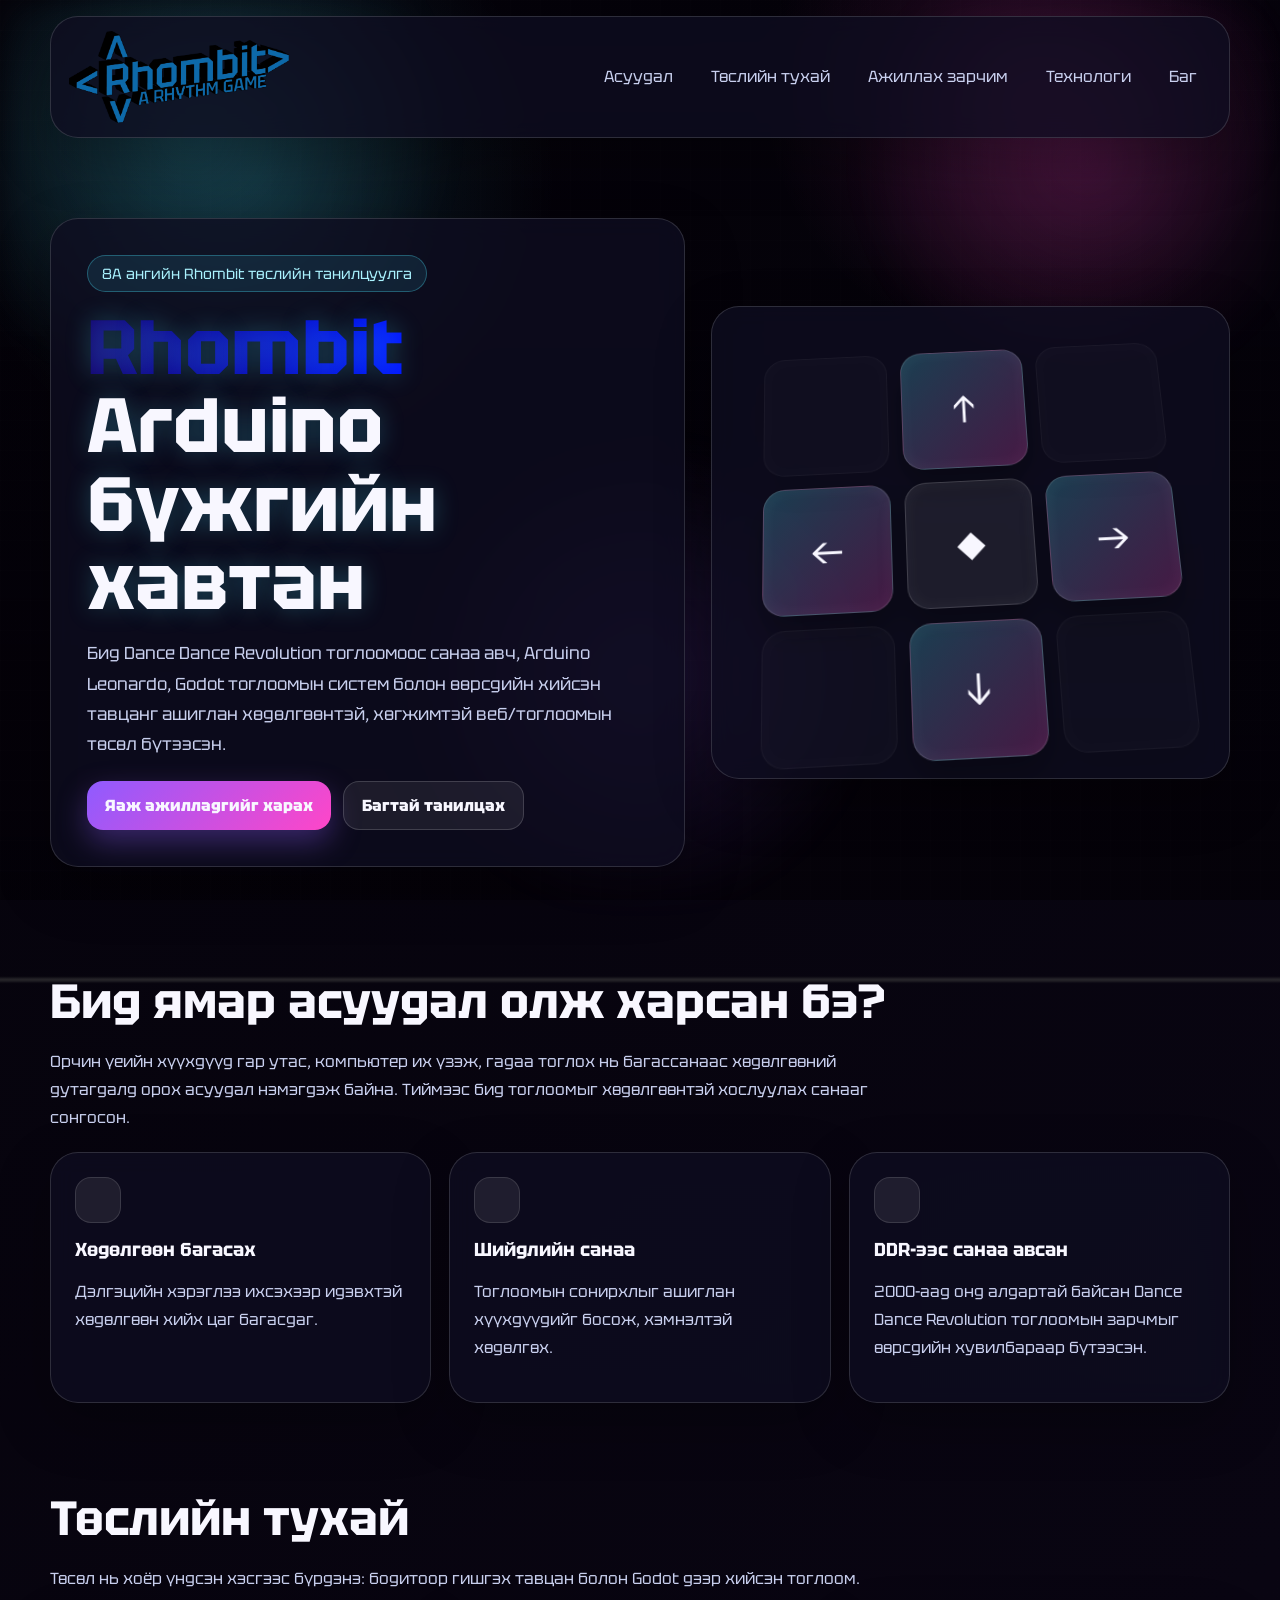
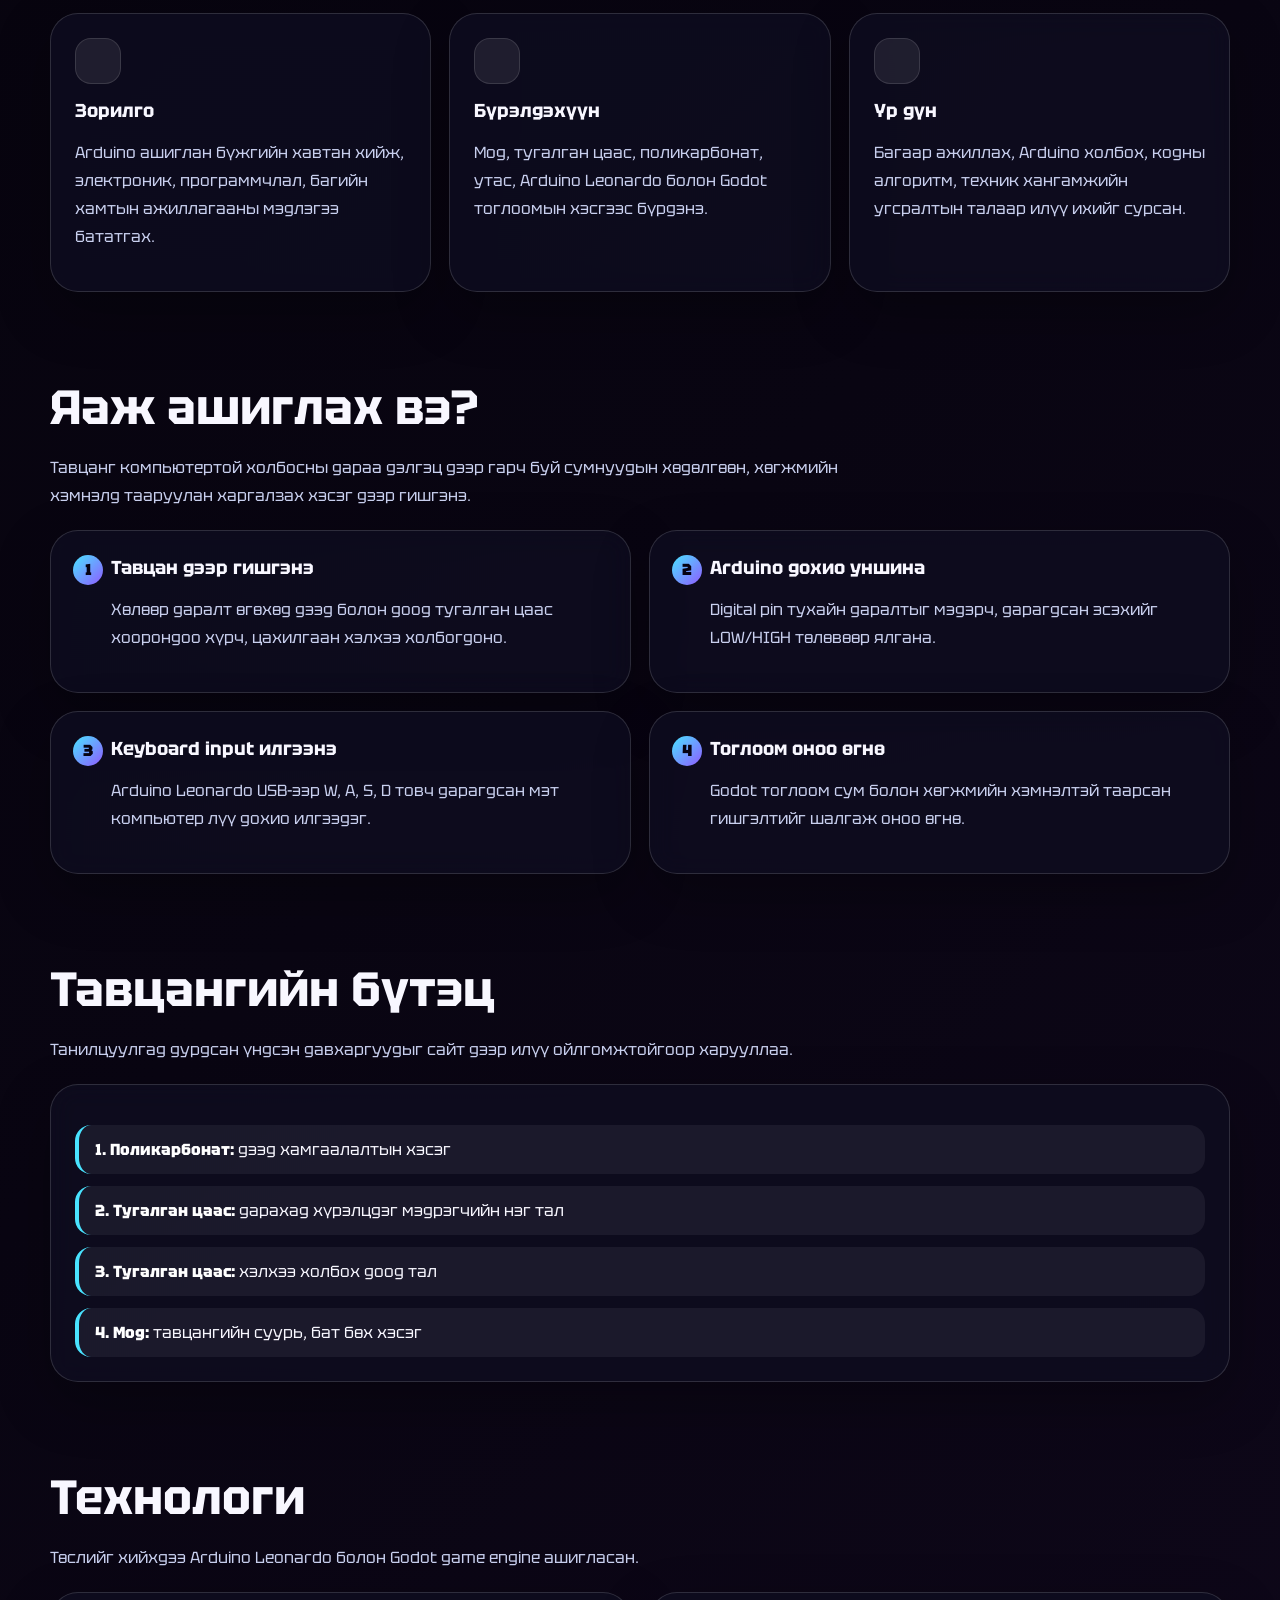
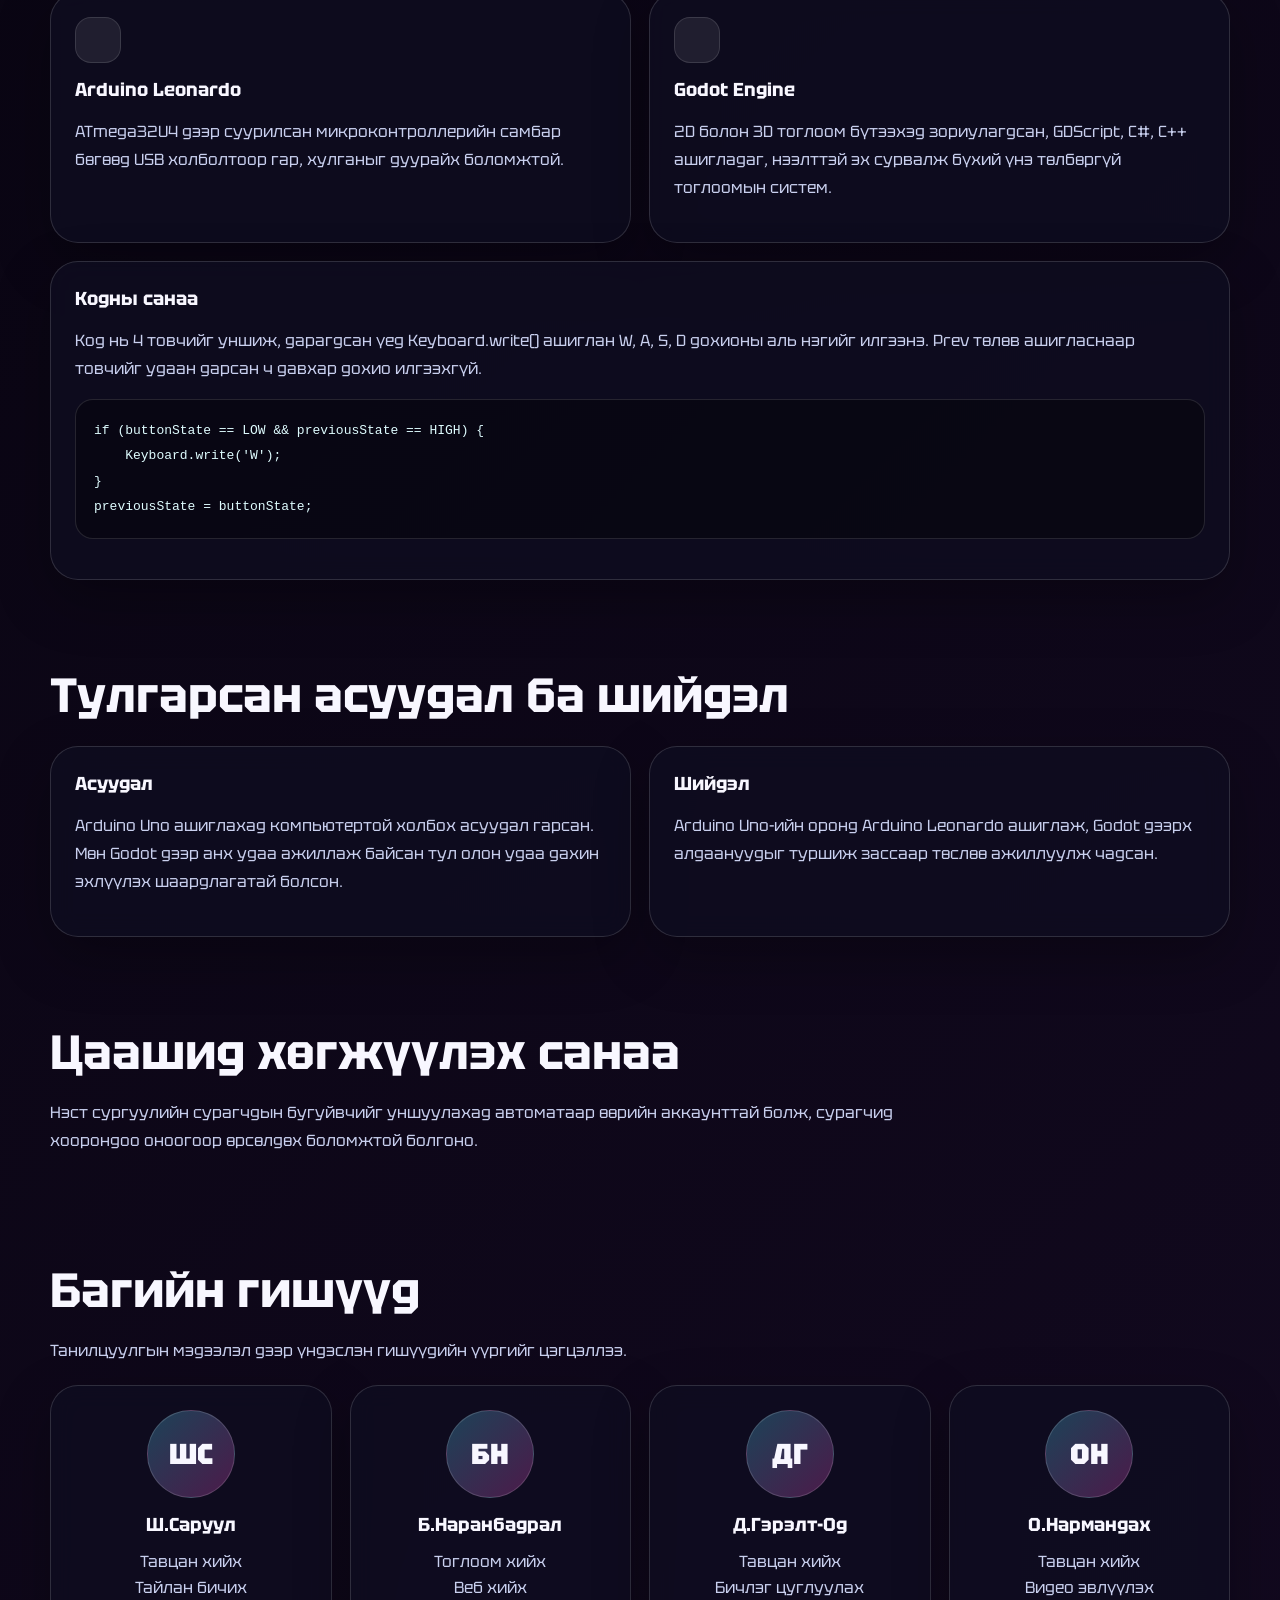
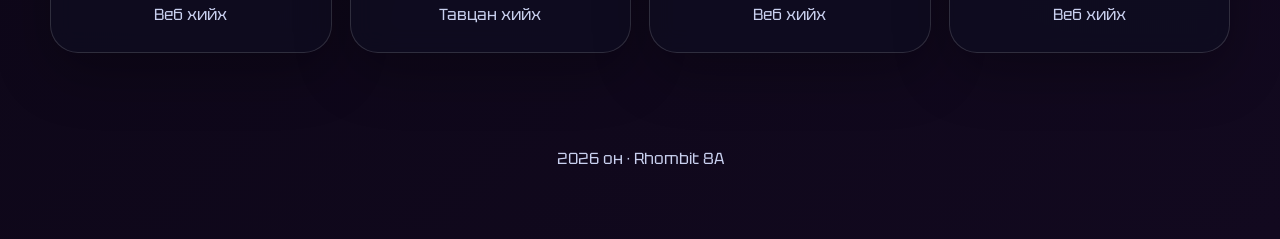
<file: index.html>
<!DOCTYPE html>
<html lang="mn">
<head>
    <meta charset="UTF-8" />
    <meta name="viewport" content="width=device-width, initial-scale=1.0" />
    <title>Rhombit 8A | Rhombit</title>
    <style>
        @font-face {
            font-family: "Main";
            src: url("Font - Header.ttf");
            font-display: swap;
        }

        :root {
            --bg: #05030b;
            --bg2: #12091f;
            --panel: rgba(15, 13, 32, 0.78);
            --panel-strong: rgba(25, 21, 52, 0.88);
            --line: rgba(255, 255, 255, 0.14);
            --text: #f8f7ff;
            --muted: #c9d0ef;
            --cyan: #49e3ff;
            --purple: #8f5bff;
            --pink: #ff46c8;
            --yellow: #ffd55a;
            --green: #68ff9a;
        }

        * { box-sizing: border-box; }
        html { scroll-behavior: smooth; }
        body {
            margin: 0;
            font-family: "Main", Arial, Helvetica, sans-serif;
            color: var(--text);
            background: linear-gradient(135deg, var(--bg), #090512 45%, var(--bg2));
            overflow-x: hidden;
        }

        .video-bg, .video-overlay, .noise, .glow { position: fixed; inset: 0; }
        .video-bg { z-index: -4; }
        .video-bg iframe {
            width: 100vw;
            height: 56.25vw;
            min-height: 100vh;
            min-width: 177.77vh;
            position: absolute;
            top: 50%;
            left: 50%;
            transform: translate(-50%, -50%) scale(1.18);
            pointer-events: none;
            filter: blur(1.3px) saturate(1.12) brightness(0.25);
        }
        .video-overlay {
            z-index: -3;
            background:
                radial-gradient(circle at 20% 20%, rgba(73, 227, 255, 0.13), transparent 24%),
                radial-gradient(circle at 80% 10%, rgba(255, 70, 200, 0.15), transparent 20%),
                linear-gradient(to bottom, rgba(4, 2, 8, 0.55), rgba(4, 2, 8, 0.86));
        }
        .noise {
            z-index: -2;
            opacity: 0.12;
            background-image:
                linear-gradient(rgba(255,255,255,.08) 1px, transparent 1px),
                linear-gradient(90deg, rgba(255,255,255,.08) 1px, transparent 1px);
            background-size: 30px 30px;
        }
        .glow {
            z-index: -1;
            background:
                radial-gradient(circle at 15% 15%, rgba(73, 227, 255, 0.18), transparent 20%),
                radial-gradient(circle at 85% 18%, rgba(255, 70, 200, 0.16), transparent 18%),
                radial-gradient(circle at 50% 75%, rgba(143, 91, 255, 0.18), transparent 26%);
            filter: blur(14px);
            animation: floatGlow 10s ease-in-out infinite alternate;
        }
        @keyframes floatGlow { from { transform: translateY(-8px); } to { transform: translateY(14px); } }

        a { color: inherit; text-decoration: none; }
        p { color: var(--muted); line-height: 1.75; }
        h1, h2, h3 { margin: 0 0 12px; }

        .container { width: min(1180px, calc(100% - 32px)); margin: 0 auto; }
        .card {
            border: 1px solid var(--line);
            background: var(--panel);
            backdrop-filter: blur(12px);
            border-radius: 28px;
            box-shadow: 0 20px 55px rgba(0,0,0,.28);
        }

        .topbar {
            position: sticky;
            top: 16px;
            z-index: 10;
            margin-top: 16px;
            padding: 14px 18px;
            display: flex;
            align-items: center;
            justify-content: space-between;
            gap: 18px;
        }
        .brand { display: flex; align-items: center; gap: 14px; }
        .logo {
            max-width: 220px;
            width: 45vw;
            height: auto;
            object-fit: contain;
        }
        .fallback-logo {
            width: 52px;
            height: 52px;
            border-radius: 16px;
            display: grid;
            place-items: center;
            background: rgb(0, 0, 70.1003);
            font-weight: 900;
        }
        nav ul {
            margin: 0;
            padding: 0;
            list-style: none;
            display: flex;
            gap: 10px;
            flex-wrap: wrap;
            justify-content: flex-end;
        }
        nav a {
            display: block;
            padding: 10px 13px;
            border: 1px solid transparent;
            border-radius: 999px;
            color: var(--muted);
            transition: .25s ease;
        }
        nav a:hover {
            color: #fff;
            border-color: rgba(255,255,255,.18);
            background: rgba(255,255,255,.07);
        }

        .hero {
            min-height: calc(100vh - 110px);
            display: grid;
            grid-template-columns: 1.1fr .9fr;
            align-items: center;
            gap: 26px;
            padding: 54px 0 34px;
        }
        .hero-copy { padding: 36px; }
        .mini-tag {
            display: inline-flex;
            align-items: center;
            gap: 8px;
            margin-bottom: 16px;
            padding: 8px 14px;
            border-radius: 999px;
            border: 1px solid rgba(73,227,255,.3);
            background: rgba(73,227,255,.1);
            color: #aaf3ff;
            font-size: .92rem;
        }
        .main-title {
            font-size: clamp(2.45rem, 6vw, 5.4rem);
            line-height: 1.02;
            text-shadow: 0 0 24px rgba(73,227,255,.25);
        }
        .gradient {
            background: linear-gradient(90deg, #14006e, #0011ff);
            -webkit-background-clip: text;
            background-clip: text;
            color: transparent;
        }
        .lead { font-size: 1.08rem; max-width: 720px; }
        .actions { display: flex; gap: 12px; flex-wrap: wrap; margin-top: 22px; }
        .btn {
            display: inline-flex;
            align-items: center;
            justify-content: center;
            min-height: 48px;
            padding: 13px 18px;
            border-radius: 16px;
            font-weight: 800;
            transition: .25s ease;
        }
        .btn:hover { transform: translateY(-2px); }
        .primary { background: linear-gradient(135deg, var(--purple), var(--pink)); box-shadow: 0 12px 30px rgba(143,91,255,.35); }
        .ghost { background: rgba(255,255,255,.07); border: 1px solid rgba(255,255,255,.16); }

        .hero-art { padding: 28px; min-height: 420px; display: grid; place-items: center; }
        .dance-pad {
            width: min(420px, 90%);
            aspect-ratio: 1;
            display: grid;
            grid-template-columns: repeat(3, 1fr);
            grid-template-rows: repeat(3, 1fr);
            gap: 14px;
            transform: perspective(700px) rotateX(12deg) rotateZ(-3deg);
        }
        .tile {
            border-radius: 22px;
            border: 1px solid rgba(255,255,255,.16);
            background: rgba(255,255,255,.07);
            display: grid;
            place-items: center;
            font-size: 2.3rem;
            box-shadow: inset 0 0 18px rgba(255,255,255,.05), 0 18px 28px rgba(0,0,0,.25);
        }
        .tile.active { background: linear-gradient(135deg, rgba(73,227,255,.24), rgba(255,70,200,.24)); animation: pulse 1.6s infinite; }
        .tile.blank { opacity: .25; }
        @keyframes pulse { 50% { transform: scale(1.05); box-shadow: 0 0 32px rgba(73,227,255,.25); } }

        section { padding: 42px 0; }
        .section-head { margin-bottom: 20px; }
        .section-title { font-size: clamp(1.8rem, 4vw, 3rem); }
        .section-sub { max-width: 850px; }
        .grid-2, .grid-3, .grid-4 { display: grid; gap: 18px; }
        .grid-2 { grid-template-columns: repeat(2, minmax(0,1fr)); }
        .grid-3 { grid-template-columns: repeat(3, minmax(0,1fr)); }
        .grid-4 { grid-template-columns: repeat(4, minmax(0,1fr)); }
        .info-card { padding: 24px; transition: .25s ease; }
        .info-card:hover { transform: translateY(-4px); border-color: rgba(73,227,255,.35); }
        .icon {
            width: 46px;
            height: 46px;
            border-radius: 16px;
            display: grid;
            place-items: center;
            margin-bottom: 14px;
            background: rgba(255,255,255,.08);
            border: 1px solid rgba(255,255,255,.12);
            font-size: 1.35rem;
        }
        .steps { counter-reset: step; }
        .step { position: relative; padding-left: 60px; }
        .step::before {
            counter-increment: step;
            content: counter(step);
            position: absolute;
            left: 22px;
            top: 24px;
            width: 30px;
            height: 30px;
            display: grid;
            place-items: center;
            border-radius: 50%;
            background: linear-gradient(135deg, var(--cyan), var(--purple));
            color: #060313;
            font-weight: 900;
        }
        .layer-list { display: grid; gap: 12px; margin-top: 16px; }
        .layer {
            padding: 14px 16px;
            border-radius: 16px;
            background: rgba(255,255,255,.06);
            border-left: 4px solid var(--cyan);
        }
        .code-box {
            margin-top: 14px;
            padding: 18px;
            border-radius: 18px;
            background: rgba(0,0,0,.35);
            border: 1px solid rgba(255,255,255,.12);
            overflow-x: auto;
            color: #dffcff;
            font-family: Consolas, monospace;
            line-height: 1.6;
        }
        .member { padding: 24px; text-align: center; }
        .avatar {
            width: 88px;
            height: 88px;
            margin: 0 auto 14px;
            border-radius: 50%;
            display: grid;
            place-items: center;
            font-size: 1.8rem;
            font-weight: 900;
            background: linear-gradient(135deg, rgba(73,227,255,.26), rgba(255,70,200,.26));
            border: 1px solid rgba(255,255,255,.15);
        }
        .role { color: var(--muted); line-height: 1.65; }
        .highlight { color: #fff; font-weight: 800; }
        footer { padding: 34px 0 50px; text-align: center; color: var(--muted); }

        @media (max-width: 980px) {
            .topbar, .hero { grid-template-columns: 1fr; }
            .topbar { position: relative; top: 0; align-items: flex-start; }
            .hero { padding-top: 28px; }
            .hero-copy { padding: 26px; }
            .grid-2, .grid-3, .grid-4 { grid-template-columns: 1fr; }
            nav ul { justify-content: flex-start; }
        }
        @media (max-width: 560px) {
            .container { width: min(100% - 22px, 1180px); }
            .hero-copy, .hero-art, .info-card, .member { padding: 20px; }
            .dance-pad { gap: 9px; }
            .tile { border-radius: 16px; font-size: 1.55rem; }
        }
        .member{
            transition: all 0.4s;
        }
        .member:hover{
            transform: scale(1.05);
            border: 2px solid white;
            z-index: 1;
        }
    </style>
</head>
<body>
    <div class="video-bg">
        <iframe src="https://www.youtube.com/embed/1EJojKpnBWs?autoplay=1&mute=1&controls=0&loop=1&playlist=1EJojKpnBWs&modestbranding=1&playsinline=1" title="Dance Tap Background" allow="autoplay; encrypted-media"></iframe>
    </div>
    <div class="video-overlay"></div>
    <div class="noise"></div>
    <div class="glow"></div>

    <header class="container topbar card">
        <a class="brand" href="#top" aria-label="Rhombit эхлэл">
            <img src="Logo (1).png" alt="Rhombit logo" class="logo" onerror="this.style.display='none'; this.nextElementSibling.style.display='grid';">
            <span class="fallback-logo" style="display:none;">R</span>
        </a>
        <nav aria-label="Үндсэн цэс">
            <ul>
                <li><a href="#problem">Асуудал</a></li>
                <li><a href="#about">Төслийн тухай</a></li>
                <li><a href="#how">Ажиллах зарчим</a></li>
                <li><a href="#tech">Технологи</a></li>
                <li><a href="#team">Баг</a></li>
            </ul>
        </nav>
    </header>

    <main id="top">
        <section class="container hero">
            <div class="hero-copy card">
                <span class="mini-tag">8A ангийн Rhombit төслийн танилцуулга</span>
                <h1 class="main-title"><span class="gradient">Rhombit</span><br>Arduino бүжгийн хавтан</h1>
                <p class="lead">Бид Dance Dance Revolution тоглоомоос санаа авч, Arduino Leonardo, Godot тоглоомын систем болон өөрсдийн хийсэн тавцанг ашиглан хөдөлгөөнтэй, хөгжимтэй веб/тоглоомын төсөл бүтээсэн.</p>
                <div class="actions">
                    <a class="btn primary" href="#how">Яаж ажилладгийг харах</a>
                    <a class="btn ghost" href="#team">Багтай танилцах</a>
                </div>
            </div>
            <div class="hero-art card" aria-label="Dance pad illustration">
                <div class="dance-pad">
                    <div class="tile blank"></div><div class="tile active">↑</div><div class="tile blank"></div>
                    <div class="tile active">←</div><div class="tile">◆</div><div class="tile active">→</div>
                    <div class="tile blank"></div><div class="tile active">↓</div><div class="tile blank"></div>
                </div>
            </div>
        </section>

        <section id="problem" class="container">
            <div class="section-head">
                <h2 class="section-title">Бид ямар асуудал олж харсан бэ?</h2>
                <p class="section-sub">Орчин үеийн хүүхдүүд гар утас, компьютер их үзэж, гадаа тоглох нь багассанаас хөдөлгөөний дутагдалд орох асуудал нэмэгдэж байна. Тиймээс бид тоглоомыг хөдөлгөөнтэй хослуулах санааг сонгосон.</p>
            </div>
            <div class="grid-3">
                <article class="card info-card"><div class="icon"></div><h3>Хөдөлгөөн багасах</h3><p>Дэлгэцийн хэрэглээ ихсэхээр идэвхтэй хөдөлгөөн хийх цаг багасдаг.</p></article>
                <article class="card info-card"><div class="icon"></div><h3>Шийдлийн санаа</h3><p>Тоглоомын сонирхлыг ашиглан хүүхдүүдийг босож, хэмнэлтэй хөдөлгөх.</p></article>
                <article class="card info-card"><div class="icon"></div><h3>DDR-ээс санаа авсан</h3><p>2000-аад онд алдартай байсан Dance Dance Revolution тоглоомын зарчмыг өөрсдийн хувилбараар бүтээсэн.</p></article>
            </div>
        </section>

        <section id="about" class="container">
            <div class="section-head">
                <h2 class="section-title">Төслийн тухай</h2>
                <p class="section-sub">Төсөл нь хоёр үндсэн хэсгээс бүрдэнэ: бодитоор гишгэх тавцан болон Godot дээр хийсэн тоглоом.</p>
            </div>
            <div class="grid-3">
                <article class="card info-card"><div class="icon"></div><h3>Зорилго</h3><p>Arduino ашиглан бүжгийн хавтан хийж, электроник, программчлал, багийн хамтын ажиллагааны мэдлэгээ бататгах.</p></article>
                <article class="card info-card"><div class="icon"></div><h3>Бүрэлдэхүүн</h3><p>Мод, тугалган цаас, поликарбонат, утас, Arduino Leonardo болон Godot тоглоомын хэсгээс бүрдэнэ.</p></article>
                <article class="card info-card"><div class="icon"></div><h3>Үр дүн</h3><p>Багаар ажиллах, Arduino холбох, кодны алгоритм, техник хангамжийн угсралтын талаар илүү ихийг сурсан.</p></article>
            </div>
        </section>

        <section id="how" class="container">
            <div class="section-head">
                <h2 class="section-title">Яаж ашиглах вэ?</h2>
                <p class="section-sub">Тавцанг компьютертой холбосны дараа дэлгэц дээр гарч буй сумнуудын хөдөлгөөн, хөгжмийн хэмнэлд тааруулан харгалзах хэсэг дээр гишгэнэ.</p>
            </div>
            <div class="grid-2 steps">
                <article class="card info-card step"><h3>Тавцан дээр гишгэнэ</h3><p>Хөлөөр даралт өгөхөд дээд болон доод тугалган цаас хоорондоо хүрч, цахилгаан хэлхээ холбогдоно.</p></article>
                <article class="card info-card step"><h3>Arduino дохио уншина</h3><p>Digital pin тухайн даралтыг мэдэрч, дарагдсан эсэхийг LOW/HIGH төлөвөөр ялгана.</p></article>
                <article class="card info-card step"><h3>Keyboard input илгээнэ</h3><p>Arduino Leonardo USB-ээр W, A, S, D товч дарагдсан мэт компьютер лүү дохио илгээдэг.</p></article>
                <article class="card info-card step"><h3>Тоглоом оноо өгнө</h3><p>Godot тоглоом сум болон хөгжмийн хэмнэлтэй таарсан гишгэлтийг шалгаж оноо өгнө.</p></article>
            </div>
        </section>

        <section id="structure" class="container">
            <div class="section-head">
                <h2 class="section-title">Тавцангийн бүтэц</h2>
                <p class="section-sub">Танилцуулгад дурдсан үндсэн давхаргуудыг сайт дээр илүү ойлгомжтойгоор харууллаа.</p>
            </div>
            <div class="card info-card">
                <div class="layer-list">
                    <div class="layer"><span class="highlight">1. Поликарбонат:</span> дээд хамгаалалтын хэсэг</div>
                    <div class="layer"><span class="highlight">2. Тугалган цаас:</span> дарахад хүрэлцдэг мэдрэгчийн нэг тал</div>
                    <div class="layer"><span class="highlight">3. Тугалган цаас:</span> хэлхээ холбох доод тал</div>
                    <div class="layer"><span class="highlight">4. Мод:</span> тавцангийн суурь, бат бөх хэсэг</div>
                </div>
            </div>
        </section>

        <section id="tech" class="container">
            <div class="section-head">
                <h2 class="section-title">Технологи</h2>
                <p class="section-sub">Төслийг хийхдээ Arduino Leonardo болон Godot game engine ашигласан.</p>
            </div>
            <div class="grid-2">
                <article class="card info-card"><div class="icon"></div><h3>Arduino Leonardo</h3><p>ATmega32U4 дээр суурилсан микроконтроллерийн самбар бөгөөд USB холболтоор гар, хулганыг дуурайх боломжтой.</p></article>
                <article class="card info-card"><div class="icon"></div><h3>Godot Engine</h3><p>2D болон 3D тоглоом бүтээхэд зориулагдсан, GDScript, C#, C++ ашигладаг, нээлттэй эх сурвалж бүхий үнэ төлбөргүй тоглоомын систем.</p></article>
            </div>
            <div class="card info-card" style="margin-top:18px;">
                <h3>Кодны санаа</h3>
                <p>Код нь 4 товчийг уншиж, дарагдсан үед Keyboard.write() ашиглан W, A, S, D дохионы аль нэгийг илгээнэ. Prev төлөв ашигласнаар товчийг удаан дарсан ч давхар дохио илгээхгүй.</p>
                <pre class="code-box"><code>if (buttonState == LOW && previousState == HIGH) {
    Keyboard.write('W');
}
previousState = buttonState;</code></pre>
            </div>
        </section>

        <section id="challenge" class="container">
            <div class="section-head">
                <h2 class="section-title">Тулгарсан асуудал ба шийдэл</h2>
            </div>
            <div class="grid-2">
                <article class="card info-card"><h3>Асуудал</h3><p>Arduino Uno ашиглахад компьютертой холбох асуудал гарсан. Мөн Godot дээр анх удаа ажиллаж байсан тул олон удаа дахин эхлүүлэх шаардлагатай болсон.</p></article>
                <article class="card info-card"><h3>Шийдэл</h3><p>Arduino Uno-ийн оронд Arduino Leonardo ашиглаж, Godot дээрх алдаануудыг туршиж зассаар төслөө ажиллуулж чадсан.</p></article>
            </div>
        </section>

        <section id="future" class="container">
            <div class="section-head">
                <h2 class="section-title">Цаашид хөгжүүлэх санаа</h2>
                <p class="section-sub">Нэст сургуулийн сурагчдын бугуйвчийг уншуулахад автоматаар өөрийн аккаунттай болж, сурагчид хоорондоо оноогоор өрсөлдөх боломжтой болгоно.</p>
            </div>
        </section>

        <section id="team" class="container">
            <div class="section-head">
                <h2 class="section-title">Багийн гишүүд</h2>
                <p class="section-sub">Танилцуулгын мэдээлэл дээр үндэслэн гишүүдийн үүргийг цэгцэллээ.</p>
            </div>
            <div class="grid-4">
                <a href="sara.html"><article class="card member"><div class="avatar">ШС</div><h3>Ш.Саруул</h3><div class="role">Тавцан хийх<br>Тайлан бичих<br>Веб хийх</div></article></a>
                <a href="nara.html"><article class="card member"><div class="avatar">БН</div><h3>Б.Наранбадрал</h3><div class="role">Тоглоом хийх<br>Веб хийх<br>Тавцан хийх</div></article></a>
                <a href="gege.html"><article class="card member"><div class="avatar">ДГ</div><h3>Д.Гэрэлт-Од</h3><div class="role">Тавцан хийх<br>Бичлэг цуглуулах<br>Веб хийх</div></article></a>
                <a href="narka.html"><article class="card member"><div class="avatar">ОН</div><h3>О.Нармандах</h3><div class="role">Тавцан хийх<br>Видео эвлүүлэх<br>Веб хийх</div></article></a>
            </div>
        </section>
    </main>

    <footer class="container">
        <p>2026 он · Rhombit 8A</p>
    </footer>

    <audio id="music" preload="auto" crossorigin="anonymous" src="https://cdn.pixabay.com/download/audio/2022/03/15/audio_c8d6d58d4f.mp3?filename=future-bass-beat-14636.mp3"></audio>
</body>
</html>
</file>
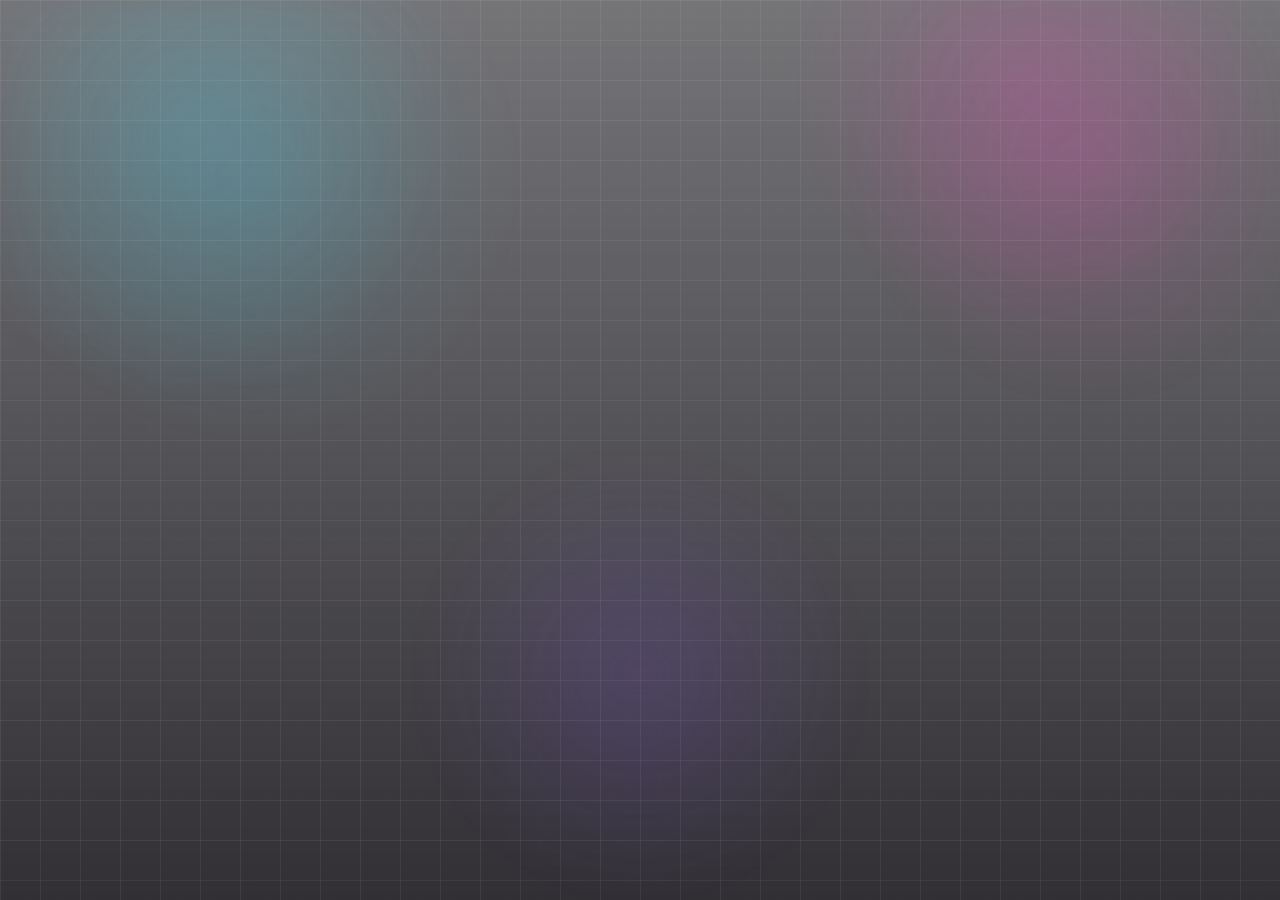
<file: gamesite.html>
<!DOCTYPE html>
<html lang="mn">
    <head>
        <meta charset="UTF-8" />
        <meta name="viewport" content="width=device-width, initial-scale=1.0" />
        <title>Rhombit Custom Demo</title>


        <style>
            @font-face {
                font-family: "Main";
                src: url(Font\ -\ Header.ttf);
            }
        :root {
            --bg: #05030b;
            --bg2: #12091f;
            --panel: rgba(12, 10, 26, 0.8);
            --line: rgba(255, 255, 255, 0.12);
            --text: #f6f7ff;
            --muted: #c9d0ef;
            --cyan: #49e3ff;
            --purple: #8f5bff;
            --pink: #ff46c8;
            --yellow: #ffd55a;
            --green: #68ff9a;
            --red: #ff697e;
        }


        * {
            box-sizing: border-box;
        }


        html,
        body {
            margin: 0;
            padding: 0;
        }


        body {
            font-family: "Main", Helvetica, sans-serif;
            color: var(--text);
            background: linear-gradient(135deg, var(--bg), #090512 45%, var(--bg2));
            overflow-x: hidden;
        }


        .video-bg,
        .video-overlay,
        .noise,
        .glow {
            position: fixed;
            inset: 0;
        }


        .video-bg {
            z-index: -4;
        }


        .video-overlay {
            z-index: -3;
            background:
            radial-gradient(circle at 20% 20%, rgba(73, 227, 255, 0.12), transparent 22%),
            radial-gradient(circle at 80% 10%, rgba(255, 70, 200, 0.14), transparent 18%),
            linear-gradient(to bottom, rgba(4, 2, 8, 0.55), rgba(4, 2, 8, 0.82));
        }


        .noise {
            z-index: -2;
            opacity: 0.14;
            background-image:
            linear-gradient(rgba(255, 255, 255, 0.08) 1px, transparent 1px),
            linear-gradient(90deg, rgba(255, 255, 255, 0.08) 1px, transparent 1px);
            background-size: 30px 30px;
        }


        .glow {
            z-index: -1;
            background:
            radial-gradient(circle at 15% 15%, rgba(73, 227, 255, 0.16), transparent 20%),
            radial-gradient(circle at 85% 18%, rgba(255, 70, 200, 0.14), transparent 18%),
            radial-gradient(circle at 50% 75%, rgba(143, 91, 255, 0.16), transparent 24%);
            filter: blur(14px);
            animation: floatGlow 10s ease-in-out infinite alternate;
        }


        .video-bg iframe {
            width: 100vw;
            height: 56.25vw;
            min-height: 100vh;
            min-width: 177.77vh;
            position: absolute;
            top: 50%;
            left: 50%;
            transform: translate(-50%, -50%) scale(1.18);
            pointer-events: none;
            filter: blur(1.2px) saturate(1.12) brightness(0.28);
        }


        @keyframes floatGlow {
            from { transform: translateY(-8px); }
            to   { transform: translateY(14px); }
        }


        .start-screen,
        .winner-screen {
            position: fixed;
            inset: 0;
            display: flex;
            align-items: center;
            justify-content: center;
            padding: 24px;
            background: rgba(3, 2, 8, 0.82);
            backdrop-filter: blur(10px);
            z-index: 50;
        }

        .mini-tag {
            display: inline-block;
            margin-bottom: 14px;
            padding: 8px 14px;
            border-radius: 999px;
            border: 1px solid rgba(73, 227, 255, 0.3);
            background: rgba(73, 227, 255, 0.1);
            color: #aaf3ff;
            font-size: 0.9rem;
        }


        h1,
        h2,
        h3 {
            margin: 0 0 12px;
        }


        .main-title {
            font-size: clamp(2.2rem, 6vw, 5rem);
            line-height: 1.05;
            margin-bottom: 12px;
            text-shadow: 0 0 24px rgba(73, 227, 255, 0.24);
        }


        .gradient {
            background: linear-gradient(90deg, #fff, #91edff 30%, #c6b7ff 65%, #ff91e7);
            -webkit-background-clip: text;
            background-clip: text;
            color: transparent;
        }


        .lead {
            max-width: 680px;
            margin: 0 auto 18px;
            color: var(--muted);
            line-height: 1.75;
        }


        .feature-row {
            display: flex;
            flex-wrap: wrap;
            justify-content: center;
            gap: 10px;
            margin-top: 18px;
        }


        .pill {
            padding: 10px 14px;
            border-radius: 999px;
            border: 1px solid var(--line);
            background: rgba(255, 255, 255, 0.05);
            font-size: 0.95rem;
        }


        button,
        .btn {
            appearance: none;
            border: none;
            cursor: pointer;
            display: inline-block;
            padding: 14px 20px;
            border-radius: 16px;
            text-decoration: none;
            font-size: 1rem;
            font-weight: 700;
            color: #fff;
            transition: transform 0.25s, opacity 0.25s, box-shadow 0.25s;
        }


        button:hover,
        .btn:hover {
            transform: translateY(-2px);
        }


        .primary {
            background: linear-gradient(135deg, var(--purple), var(--pink));
            box-shadow: 0 12px 30px rgba(143, 91, 255, 0.35);
        }


        .ghost {
            background: rgba(255, 255, 255, 0.06);
            border: 1px solid rgba(255, 255, 255, 0.14);
        }


        .page {
            position: relative;
            z-index: 2;
        }


        .card {
            padding: 24px;
            border-radius: 26px;
            background: var(--panel);
            margin: 20px;
            border: 1px solid var(--line);
            backdrop-filter: blur(8px);
            box-shadow: 0 18px 50px rgba(0, 0, 0, 0.25);
        }


        .small {
            font-size: 0.95rem;
            color: var(--muted);
        }


        header {
            min-height: 100vh;
            display: flex;
            align-items: center;
            padding: 24px;
        }


        .hero {
            width: min(1180px, 100%);
            margin: 0 auto;
            display: grid;
            grid-template-columns: 1.08fr 0.92fr;
            gap: 24px;
            align-items: center;
        }


        section {
            width: min(1180px, calc(100% - 32px));
            margin: 0 auto 28px;
        }


        .section-head {
            margin-bottom: 18px;
        }


        .section-title {
            font-size: clamp(1.8rem, 4vw, 2.8rem);
        }


        .section-sub {
            max-width: 800px;
            color: var(--muted);
            line-height: 1.7;
        }


        .grid-2,
        .grid-3,
        .team {
            display: grid;
            gap: 18px;
        }


        .grid-2 {
            grid-template-columns: repeat(2, minmax(0, 1fr));
        }


        .grid-3 {
            grid-template-columns: repeat(3, minmax(0, 1fr));
        }


        .team {
            grid-template-columns: repeat(4, minmax(0, 1fr));
        }


        .member {
            text-align: center;
            transition: all 0.5s;
        }

        .member:hover{
            border: 1px solid white;
        }


        .avatar {
            width: 98px;
            height: 98px;
            margin: 0 auto 14px;
            border-radius: 50%;
            display: flex;
            align-items: center;
            justify-content: center;
            font-size: 2rem;
            font-weight: 900;
            background: linear-gradient(135deg, rgba(73, 227, 255, 0.22), rgba(255, 70, 200, 0.22));
            border: 1px solid rgba(255, 255, 255, 0.12);
        }

        .s2 { 
            animation-delay: 0.8s; 
        }
        .s3 { 
            animation-delay: 1.6s; 
        }


        @media (max-width: 980px) {
            .hero,
            .grid-2,
            .grid-3,
            .team {
                grid-template-columns: 1fr;
            }

            .hero-art {
                min-height: 520px;
            }

            .pad-wrap {
                left: 50%;
                top: 18px;
                transform: translateX(-50%);
            }

            .logo{
                color: rgba(0, 0, 70);
                height: auto;
                display: flex;
                align-items: center;
                justify-self: center;
            }

            .nav-head{
                display: none;
            }
        }
        .grid-bg {
            position: fixed;
            inset: 0;
            z-index: -1;
            pointer-events: none;

            background-image:
                linear-gradient(rgba(255, 255, 255, 0.06) 1px, transparent 1px),
                linear-gradient(90deg, rgba(255, 255, 255, 0.06) 1px, transparent 1px);

            background-size: 40px 40px;
            animation: grid 12s infinite linear;
        }
        @media (min-width:1250px) {
            .nav-2, .tinynav{
                display: none;
            }
        }
        @media (max-width: 1250px) {
            .nav-head, .tinynav{
                display: none;
            }
        }
        .nav-head a{
            text-decoration: none;
            color: white;
            border-radius: 0px;
            transition: all 0.5s;
        }
        .nav-head ul{
            list-style-type: none;
            display: flex;
            gap: 50px;
            justify-content: space-between;
        }
        .nav-head a:hover{
            font-size: larger;
            color:#090512;
            background-color: white;
            padding: 20px;
            border-radius: 20px;
            font-weight: 800;
        }
        #header{
            display: flex;
            justify-content: space-around;
            align-items: center;
        }
        .nav-2 a{
            text-decoration: none;
            color: white;
            display: flex;
            align-items: center;
            text-align: center;
            border-radius: 0px;
            transition: all 0.5s;
        }
        .nav-2 ul{
            list-style-type: none;
            display: flex;
            gap: 10px;
            justify-content: space-between;
        }
        .nav-2 a:hover{
            font-weight: 800;
        }
        a{
            text-decoration: none;
            color: white;
            text-align: center;
        }
        @keyframes grid{
            0%{
                background-position: 0 0;
            }
            100%{
                background-position: 40% 40%;
            }
        }
        </style>
    </head>
    <body>
        <div class="grid-bg"></div>
        <div class="video-bg">
            <iframe
                src="https://www.youtube.com/embed/1EJojKpnBWs?autoplay=1&mute=1&controls=0&loop=1&playlist=1EJojKpnBWs&modestbranding=1&playsinline=1"
                title="Dance Tap Background"
                allow="autoplay; encrypted-media">
            </iframe>
        </div>
        <div class="video-overlay"></div>
        <div class="noise"></div>
        <div class="glow"></div>
    </body>
</html>
</file>
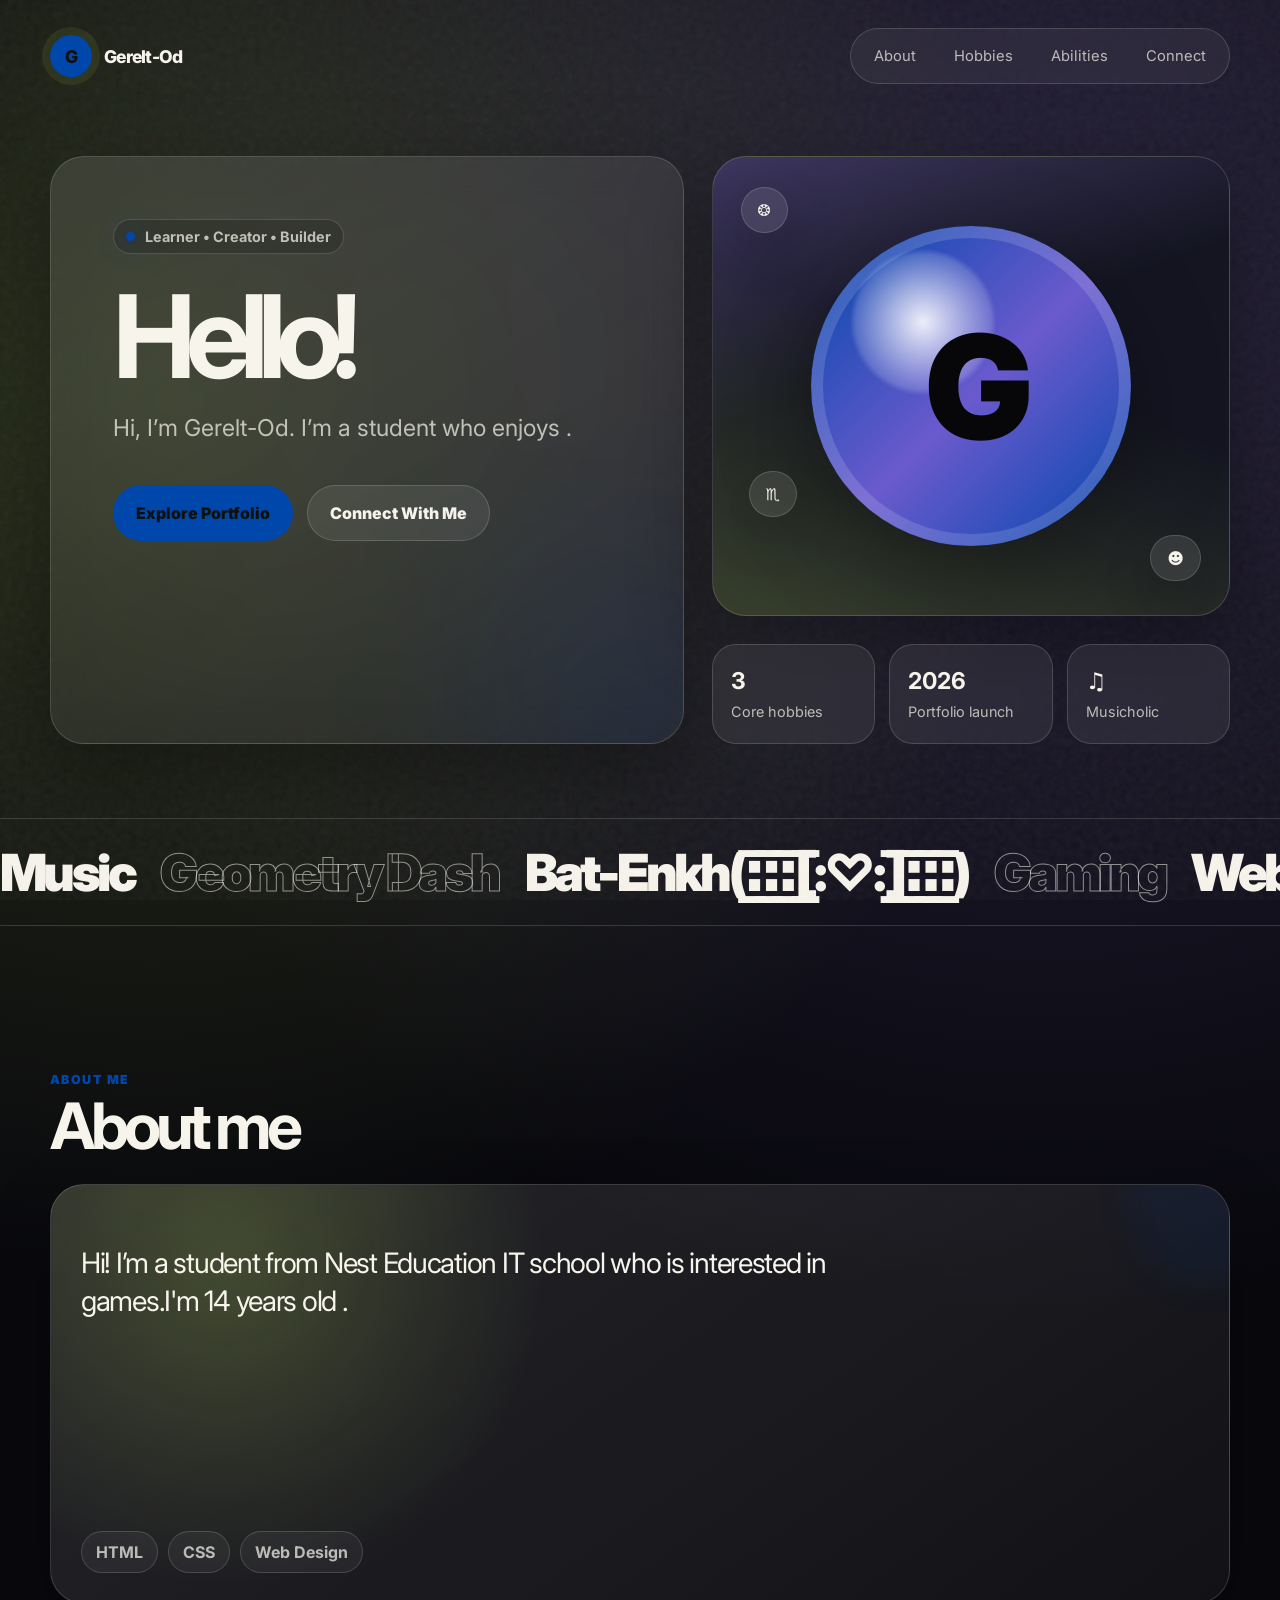
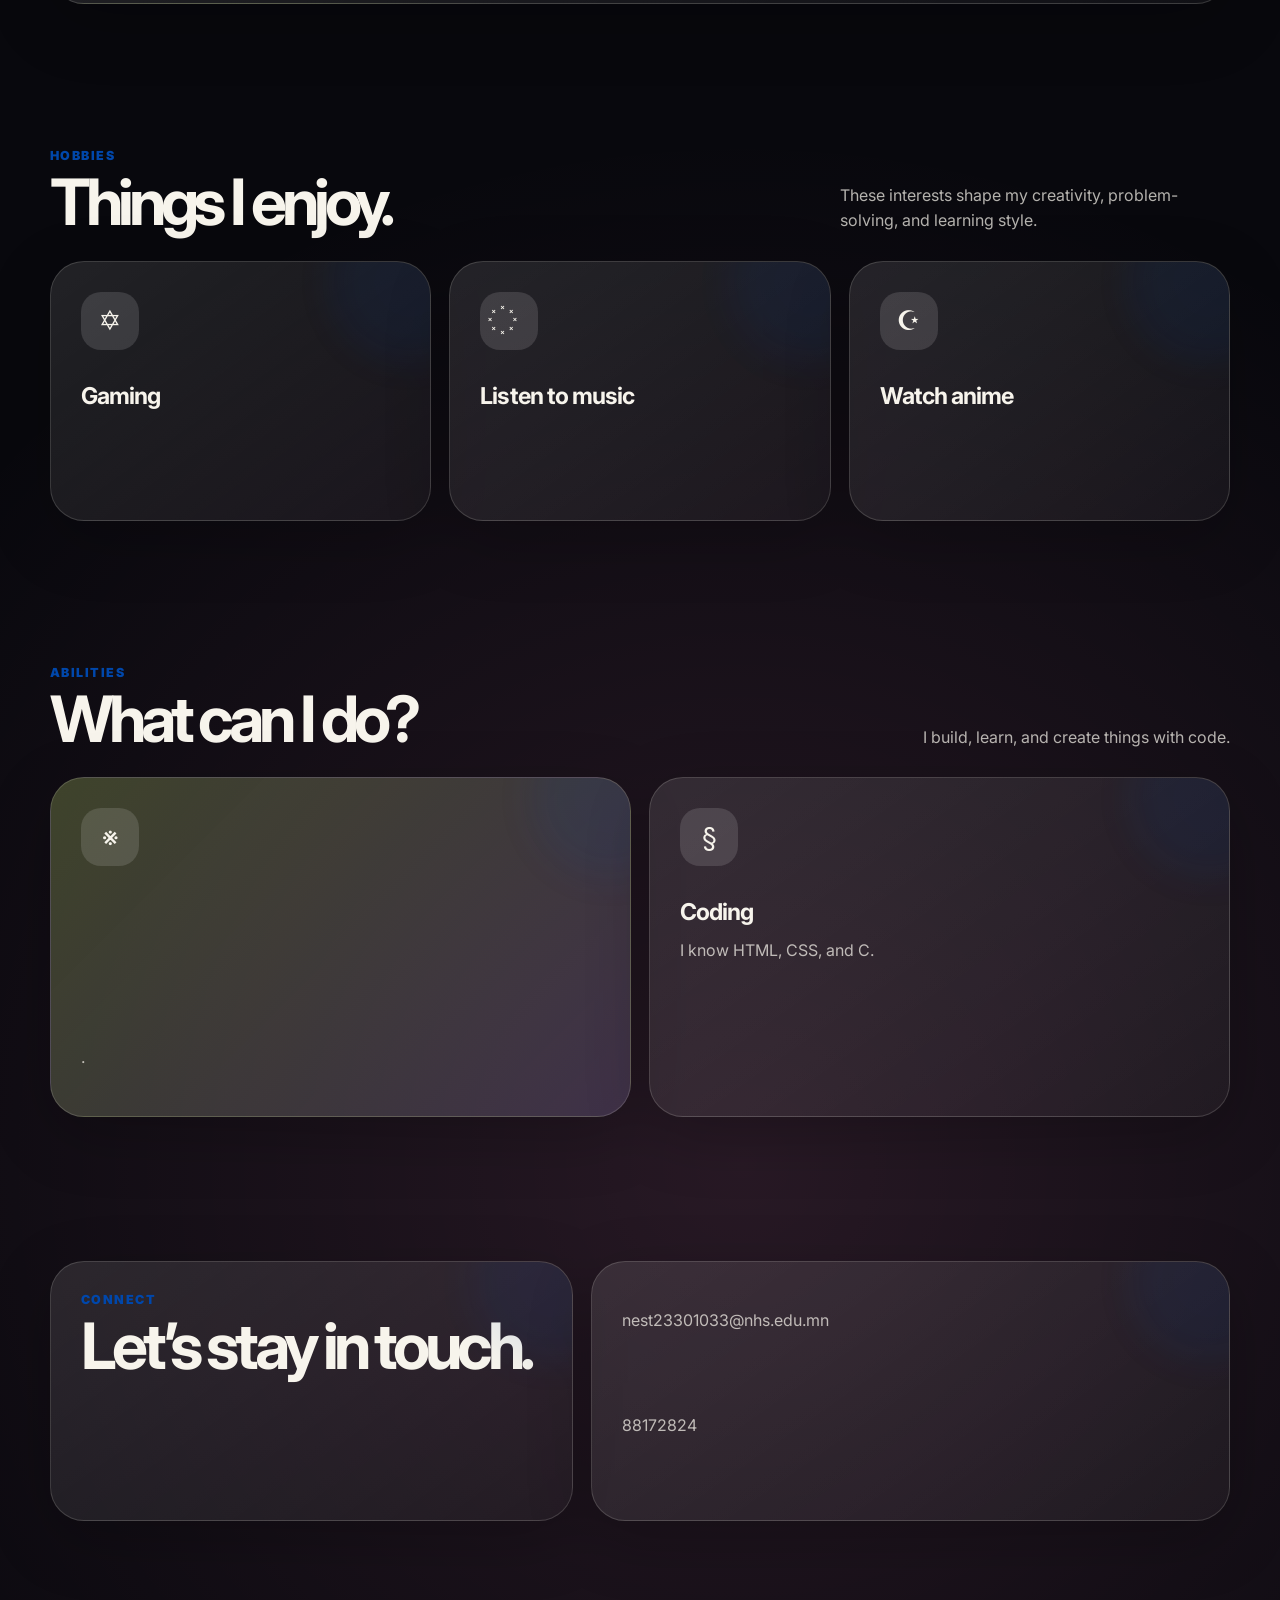
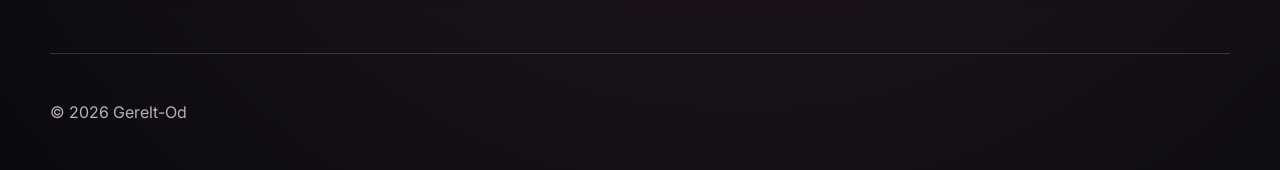
<file: gedo.html>
<!DOCTYPE html>
<html lang="en">
<head>
  <meta charset="UTF-8" />
  <meta name="viewport" content="width=device-width, initial-scale=1.0" />
  <title>Gerelt-Od — Personal Portfolio</title>
  <meta name="description" content="Personal portfolio website for Narmandakh — student, creative learner, future developer." />
  <link rel="preconnect" href="https://fonts.googleapis.com">
  <link rel="preconnect" href="https://fonts.gstatic.com" crossorigin>
  <link href="https://fonts.googleapis.com/css2?family=Inter:wght@400;500;600;700;800;900&display=swap" rel="stylesheet">
  <style>
    :root {
      --bg: #08080d;
      --bg-soft: #10111b;
      --card: rgba(255,255,255,0.08);
      --card-strong: rgba(255,255,255,0.13);
      --text: #f7f4ec;
      --muted: rgba(247,244,236,0.72);
      --line: rgba(247,244,236,0.16);
      --accent: #0047Ab;
      --accent-2: #0047ab;
      --accent-3: #6a5acd;
      --shadow: 0 24px 80px rgba(0,0,0,0.35);
      --radius-xl: 34px;
      --radius-lg: 24px;
      --radius-md: 16px;
    }

    * { box-sizing: border-box; }
    html { scroll-behavior: smooth; }
    body {
      margin: 0;
      font-family: Inter, system-ui, -apple-system, BlinkMacSystemFont, "Segoe UI", sans-serif;
      background:
        radial-gradient(circle at 12% 12%, rgba(215,255,95,0.16), transparent 28%),
        radial-gradient(circle at 82% 8%, rgba(168,140,255,0.18), transparent 32%),
        radial-gradient(circle at 58% 82%, rgba(255,140,198,0.13), transparent 36%),
        var(--bg);
      color: var(--text);
      overflow-x: hidden;
    }

    a { color: inherit; text-decoration: none; }

    .noise {
      position: fixed;
      inset: 0;
      pointer-events: none;
      opacity: 0.06;
      background-image: url("data:image/svg+xml,%3Csvg viewBox='0 0 200 200' xmlns='http://www.w3.org/2000/svg'%3E%3Cfilter id='noiseFilter'%3E%3CfeTurbulence type='fractalNoise' baseFrequency='0.65' numOctaves='3' stitchTiles='stitch'/%3E%3C/filter%3E%3Crect width='100%25' height='100%25' filter='url(%23noiseFilter)'/%3E%3C/svg%3E");
      z-index: 0;
    }

    .page {
      position: relative;
      z-index: 1;
      width: min(1180px, calc(100% - 36px));
      margin: 0 auto;
    }

    .nav {
      display: flex;
      justify-content: space-between;
      align-items: center;
      padding: 28px 0;
    }

    .brand {
      display: inline-flex;
      gap: 12px;
      align-items: center;
      font-weight: 800;
      letter-spacing: -0.04em;
      font-size: 1.1rem;
    }

    .brand-mark {
      width: 42px;
      height: 42px;
      border-radius: 50%;
      display: grid;
      place-items: center;
      background: var(--accent-2);
      color: #111;
      box-shadow: 0 0 0 8px rgba(215,255,95,0.08);
    }

    .nav-links {
      display: flex;
      align-items: center;
      gap: 8px;
      padding: 8px;
      border: 1px solid var(--line);
      border-radius: 999px;
      background: rgba(255,255,255,0.05);
      backdrop-filter: blur(18px);
    }

    .nav-links a {
      padding: 10px 15px;
      color: var(--muted);
      font-size: 0.92rem;
      border-radius: 999px;
      transition: 180ms ease;
    }

    .nav-links a:hover { color: var(--text); background: rgba(255,255,255,0.08); }

    .cta-small {
      display: inline-flex;
      align-items: center;
      gap: 8px;
      padding: 13px 18px;
      border-radius: 999px;
      background: var(--text);
      color: #111;
      font-weight: 800;
      box-shadow: var(--shadow);
      transition: 180ms ease;
    }

    .cta-small:hover { transform: translateY(-2px); }

    .hero {
      display: grid;
      grid-template-columns: 1.1fr 0.9fr;
      gap: 28px;
      align-items: stretch;
      min-height: 660px;
      padding: 44px 0 74px;
    }

    .hero-copy {
      border: 1px solid var(--line);
      border-radius: var(--radius-xl);
      padding: clamp(30px, 5vw, 62px);
      background: linear-gradient(145deg, rgba(255,255,255,0.11), rgba(255,255,255,0.035));
      box-shadow: var(--shadow);
      backdrop-filter: blur(18px);
      display: flex;
      flex-direction: column;
      justify-content: space-between;
      min-height: 100%;
      overflow: hidden;
      position: relative;
    }

    .hero-copy::after {
      content: "";
      position: absolute;
      width: 260px;
      height: 260px;
      background: var(--accent-2);
      filter: blur(90px);
      opacity: 0.12;
      right: -70px;
      bottom: -80px;
    }

    .eyebrow {
      display: inline-flex;
      align-items: center;
      gap: 10px;
      width: fit-content;
      padding: 8px 12px;
      border: 1px solid var(--line);
      border-radius: 999px;
      color: var(--muted);
      font-weight: 700;
      font-size: 0.9rem;
      background: rgba(0,0,0,0.16);
    }

    .dot { width: 9px; height: 9px; border-radius: 50%; background: var(--accent); box-shadow: 0 0 26px var(--accent); }

    h1 {
      font-size: clamp(3.4rem, 9vw, 8.6rem);
      line-height: 0.88;
      letter-spacing: -0.09em;
      margin: 32px 0 24px;
      max-width: 850px;
    }

    .lead {
      font-size: clamp(1.06rem, 2vw, 1.45rem);
      line-height: 1.55;
      color: var(--muted);
      max-width: 680px;
      margin: 0;
    }

    .hero-actions { display: flex; gap: 14px; flex-wrap: wrap; margin-top: 38px; }

    .button {
      display: inline-flex;
      align-items: center;
      justify-content: center;
      gap: 10px;
      min-height: 56px;
      padding: 0 22px;
      border-radius: 999px;
      font-weight: 850;
      border: 1px solid var(--line);
      transition: 180ms ease;
    }

    .button.primary { background: var(--accent); color: #10110c; border-color: transparent; }
    .button.secondary { background: rgba(255,255,255,0.08); color: var(--text); }
    .button:hover { transform: translateY(-2px); }

    .hero-panel {
      display: grid;
      grid-template-rows: 1fr auto;
      gap: 28px;
    }

    .portrait-card {
      min-height: 460px;
      border-radius: var(--radius-xl);
      border: 1px solid var(--line);
      overflow: hidden;
      position: relative;
      background:
        linear-gradient(160deg, rgba(168,140,255,0.28), transparent 42%),
        linear-gradient(20deg, rgba(215,255,95,0.18), transparent 55%),
        #141521;
      box-shadow: var(--shadow);
      display: grid;
      place-items: center;
    }

    .avatar-orb {
      width: min(72%, 320px);
      aspect-ratio: 1;
      border-radius: 50%;
      display: grid;
      place-items: center;
      background:
        radial-gradient(circle at 35% 30%, rgba(255,255,255,0.9), rgba(255,255,255,0.18) 22%, transparent 24%),
        linear-gradient(135deg, var(--accent-2), var(--accent-3) 52%, var(--accent));
      color: #07070a;
      font-size: clamp(5rem, 12vw, 9rem);
      font-weight: 950;
      letter-spacing: -0.12em;
      box-shadow: 0 28px 90px rgba(0,0,0,0.35), inset 0 0 0 12px rgba(255,255,255,0.14);
    }

    .floating-tag {
      position: absolute;
      padding: 12px 16px;
      border-radius: 999px;
      background: rgba(255,255,255,0.10);
      border: 1px solid var(--line);
      color: var(--text);
      backdrop-filter: blur(16px);
      font-weight: 800;
      box-shadow: 0 18px 50px rgba(0,0,0,0.22);
    }

    .tag-1 { left: 28px; top: 30px; }
    .tag-2 { right: 28px; bottom: 34px; }
    .tag-3 { left: 36px; bottom: 98px; }

    .mini-stats {
      display: grid;
      grid-template-columns: repeat(3, 1fr);
      gap: 14px;
    }

    .stat {
      border: 1px solid var(--line);
      border-radius: var(--radius-lg);
      padding: 22px 18px;
      background: rgba(255,255,255,0.07);
      backdrop-filter: blur(14px);
    }

    .stat strong { display: block; font-size: 1.45rem; margin-bottom: 6px; }
    .stat span { color: var(--muted); font-size: 0.9rem; }

    .marquee {
      overflow: hidden;
      border-block: 1px solid var(--line);
      padding: 22px 0;
      margin-bottom: 74px;
      color: var(--text);
      white-space: nowrap;
    }

    .marquee-track {
      display: inline-flex;
      gap: 26px;
      animation: scroll 18s linear infinite;
      font-size: clamp(1.8rem, 4vw, 4rem);
      font-weight: 950;
      letter-spacing: -0.07em;
    }

    .marquee span:nth-child(even) { color: transparent; -webkit-text-stroke: 1px rgba(247,244,236,0.55); }

    @keyframes scroll {
      from { transform: translateX(0); }
      to { transform: translateX(-50%); }
    }

    .section { padding: 72px 0; }

    .section-head {
      display: flex;
      justify-content: space-between;
      gap: 24px;
      align-items: end;
      margin-bottom: 28px;
    }

    .section-kicker { color: var(--accent-2); font-weight: 900; text-transform: uppercase; letter-spacing: 0.12em; font-size: 0.78rem; }
    h2 { margin: 8px 0 0; font-size: clamp(2.4rem, 5vw, 5.2rem); line-height: 0.96; letter-spacing: -0.08em; }
    .section-head p { margin: 0; color: var(--muted); max-width: 390px; line-height: 1.55; }

    .grid-3 { display: grid; grid-template-columns: repeat(3, 1fr); gap: 18px; }
    .grid-2 { display: grid; grid-template-columns: repeat(2, 1fr); gap: 18px; }

    .card {
      border: 1px solid var(--line);
      border-radius: var(--radius-xl);
      padding: 30px;
      background: linear-gradient(145deg, rgba(255,255,255,0.105), rgba(255,255,255,0.04));
      min-height: 260px;
      box-shadow: 0 18px 64px rgba(0,0,0,0.22);
      transition: 200ms ease;
      position: relative;
      overflow: hidden;
    }

    .card:hover { transform: translateY(-6px); border-color: rgba(215,255,95,0.38); }

    .card::before {
      content: "";
      position: absolute;
      width: 160px;
      height: 160px;
      border-radius: 50%;
      right: -60px;
      top: -60px;
      background: var(--accent-2);
      opacity: 0.09;
      filter: blur(18px);
    }

    .card-icon {
      width: 58px;
      height: 58px;
      border-radius: 20px;
      display: grid;
      place-items: center;
      background: var(--card-strong);
      font-size: 1.7rem;
      margin-bottom: 32px;
    }

    .card h3 { font-size: 1.45rem; margin: 0 0 12px; letter-spacing: -0.04em; }
    .card p, .card li { color: var(--muted); line-height: 1.6; }
    .card ul { list-style: none; padding: 0; margin: 0; display: grid; gap: 12px; }

    .about-large {
      min-height: 420px;
      display: flex;
      flex-direction: column;
      justify-content: space-between;
      background:
        radial-gradient(circle at 15% 20%, rgba(215,255,95,0.18), transparent 30%),
        linear-gradient(145deg, rgba(255,255,255,0.12), rgba(255,255,255,0.04));
    }

    .about-large p { font-size: clamp(1.2rem, 2.2vw, 2rem); line-height: 1.35; color: var(--text); letter-spacing: -0.045em; max-width: 800px; }

    .pill-row { display: flex; flex-wrap: wrap; gap: 10px; margin-top: 28px; }
    .pill { border: 1px solid var(--line); border-radius: 999px; padding: 10px 14px; color: var(--muted); background: rgba(255,255,255,0.05); font-weight: 700; }

    .goal-card {
      min-height: 340px;
      display: flex;
      flex-direction: column;
      justify-content: space-between;
      background:
        linear-gradient(135deg, rgba(215,255,95,0.18), rgba(168,140,255,0.12)),
        rgba(255,255,255,0.06);
    }

    .goal-card h3 { font-size: clamp(2rem, 4vw, 4rem); line-height: 0.95; }

    .connect {
      display: grid;
      grid-template-columns: 0.9fr 1.1fr;
      gap: 18px;
      align-items: stretch;
    }

    .social-list {
      display: grid;
      gap: 12px;
    }

    .social-link {
      display: flex;
      justify-content: space-between;
      align-items: center;
      border: 1px solid var(--line);
      border-radius: 22px;
      padding: 18px 20px;
      background: rgba(255,255,255,0.07);
      color: var(--text);
      font-weight: 850;
      transition: 180ms ease;
    }

    .social-link:hover { transform: translateX(6px); background: rgba(215,255,95,0.13); }

    footer {
      padding: 48px 0;
      color: var(--muted);
      display: flex;
      justify-content: space-between;
      gap: 20px;
      border-top: 1px solid var(--line);
      margin-top: 60px;
      flex-wrap: wrap;
    }

    @media (max-width: 980px) {
      .hero, .connect { grid-template-columns: 1fr; }
      .hero { min-height: auto; }
      .grid-3, .grid-2 { grid-template-columns: 1fr; }
      .section-head { align-items: start; flex-direction: column; }
      .nav-links { display: none; }
      .mini-stats { grid-template-columns: 1fr; }
    }

    @media (max-width: 560px) {
      .page { width: min(100% - 22px, 1180px); }
      .hero-copy, .card { padding: 24px; border-radius: 26px; }
      .portrait-card { min-height: 380px; }
      .floating-tag { font-size: 0.82rem; }
      .hero-actions { flex-direction: column; }
      .button { width: 100%; }
    }
  </style>
</head>
<body>
  <div class="noise" aria-hidden="true"></div>
  <main class="page">
    <nav class="nav" aria-label="Primary navigation">
      <a class="brand" href="#top" aria-label="Narmandakh home">
        <span class="brand-mark">G</span>
        <span>Gerelt-Od</span>
      </a>
      <div class="nav-links">
        <a href="#about">About</a>
        <a href="#hobbies">Hobbies</a>
        <a href="#goals">Abilities</a>
        <a href="#connect">Connect</a>
      </div>
    </nav>

    <section class="hero" id="top">
      <div class="hero-copy">
        <div>
          <div class="eyebrow"><span class="dot"></span> Learner • Creator • Builder</div>
          <h1>Hello!</h1>
          <p class="lead">Hi, I’m Gerelt-Od. I’m a student who enjoys .</p>
          <div class="hero-actions">
            <a class="button primary" href="#about">Explore Portfolio</a>
            <a class="button secondary" href="#connect">Connect With Me</a>
          </div>
        </div>
      </div>

      <aside class="hero-panel" aria-label="Profile highlights">
        <div class="portrait-card">
          <div class="avatar-orb" aria-label="Narmandakh initials">G</div>
          <span class="floating-tag tag-1">❂</span>
          <span class="floating-tag tag-2">☻</span>
          <span class="floating-tag tag-3">♏︎</span>
        </div>
        <div class="mini-stats">
          <div class="stat"><strong>3</strong><span>Core hobbies</span></div>
          <div class="stat"><strong>2026</strong><span>Portfolio launch</span></div>
          <div class="stat"><strong>♫</strong><span>Musicholic</span></div>
        </div>
      </aside>
    </section>
  </main>

  <div class="marquee" aria-hidden="true">
    <div class="marquee-track">
      <span>Music</span><span>Geometry Dash</span><span>Bat-Enkh(:̲̅:̲̅:̲̅[̲̅:♡:]̲̅:̲̅:̲̅:̲̅)</span><span>Gaming</span><span>Web</span><span>Ideas</span>
      <span>Music</span><span>Geometry Dash</span><span>Bat-Enkh(:̲̅:̲̅:̲̅[̲̅:♡:]̲̅:̲̅:̲̅:̲̅)</span><span>Gaming</span><span>Web</span><span>Ideas</span>
    </div>
  </div>

  <main class="page">
    <section class="section" id="about">
      <div class="section-head">
        <div>
          <div class="section-kicker">About Me</div>
          <h2>About me</h2>
        </div>
      </div>
      <div class="card about-large">
        <p>Hi! I’m a student from Nest Education IT school who is interested in games.I'm 14 years old .</p>
        <div class="pill-row" aria-label="Skills and interests">
          <span class="pill">HTML</span>
          <span class="pill">CSS</span>
          <span class="pill">Web Design</span>
        </div>
      </div>
    </section>

    <section class="section" id="hobbies">
      <div class="section-head">
        <div>
          <div class="section-kicker">Hobbies</div>
          <h2>Things I enjoy.</h2>
        </div>
        <p>These interests shape my creativity, problem-solving, and learning style.</p>
      </div>
      <div class="grid-3">
        <article class="card">
          <div class="card-icon">✡</div>
          <h3>Gaming</h3>
          <p></p>
        </article>
        <article class="card">
          <div class="card-icon">꙰</div>
          <h3>Listen to music</h3>
          <p></p>
        </article>
        <article class="card">
          <div class="card-icon">☪</div>
          <h3>Watch anime</h3>
          <p></p>
        </article>
      </div>
    </section>

    <section class="section" id="goals">
      <div class="section-head">
        <div>
          <div class="section-kicker">Abilities

          </div>
          <h2>What can I do?</h2>
        </div>
        <p>I build, learn, and create things with code.</p>
      </div>
      <div class="grid-2">
        <article class="card goal-card">
          <div class="card-icon">※</div>
          <h3></h3>
          <p>.</p>
        </article>
        <article class="card">
          <div class="card-icon">§</div>
          <h3>Coding</h3>
          <ul>
            <li>I know HTML, CSS, and C.</li>
          </ul>
        </article>
      </div>
    </section>

    <section class="section connect" id="connect">
      <div class="card">
        <div class="section-kicker">Connect</div>
        <h2>Let’s stay in touch.</h2>
      </div>
      <div class="card social-list" aria-label="Social links">
        <p>nest23301033@nhs.edu.mn</p>
        <p>88172824</p>
      </div>
    </section>

    <footer>
      <span>© 2026 Gerelt-Od</span>
    </footer>
  </main>
</body>
</html>
</file>
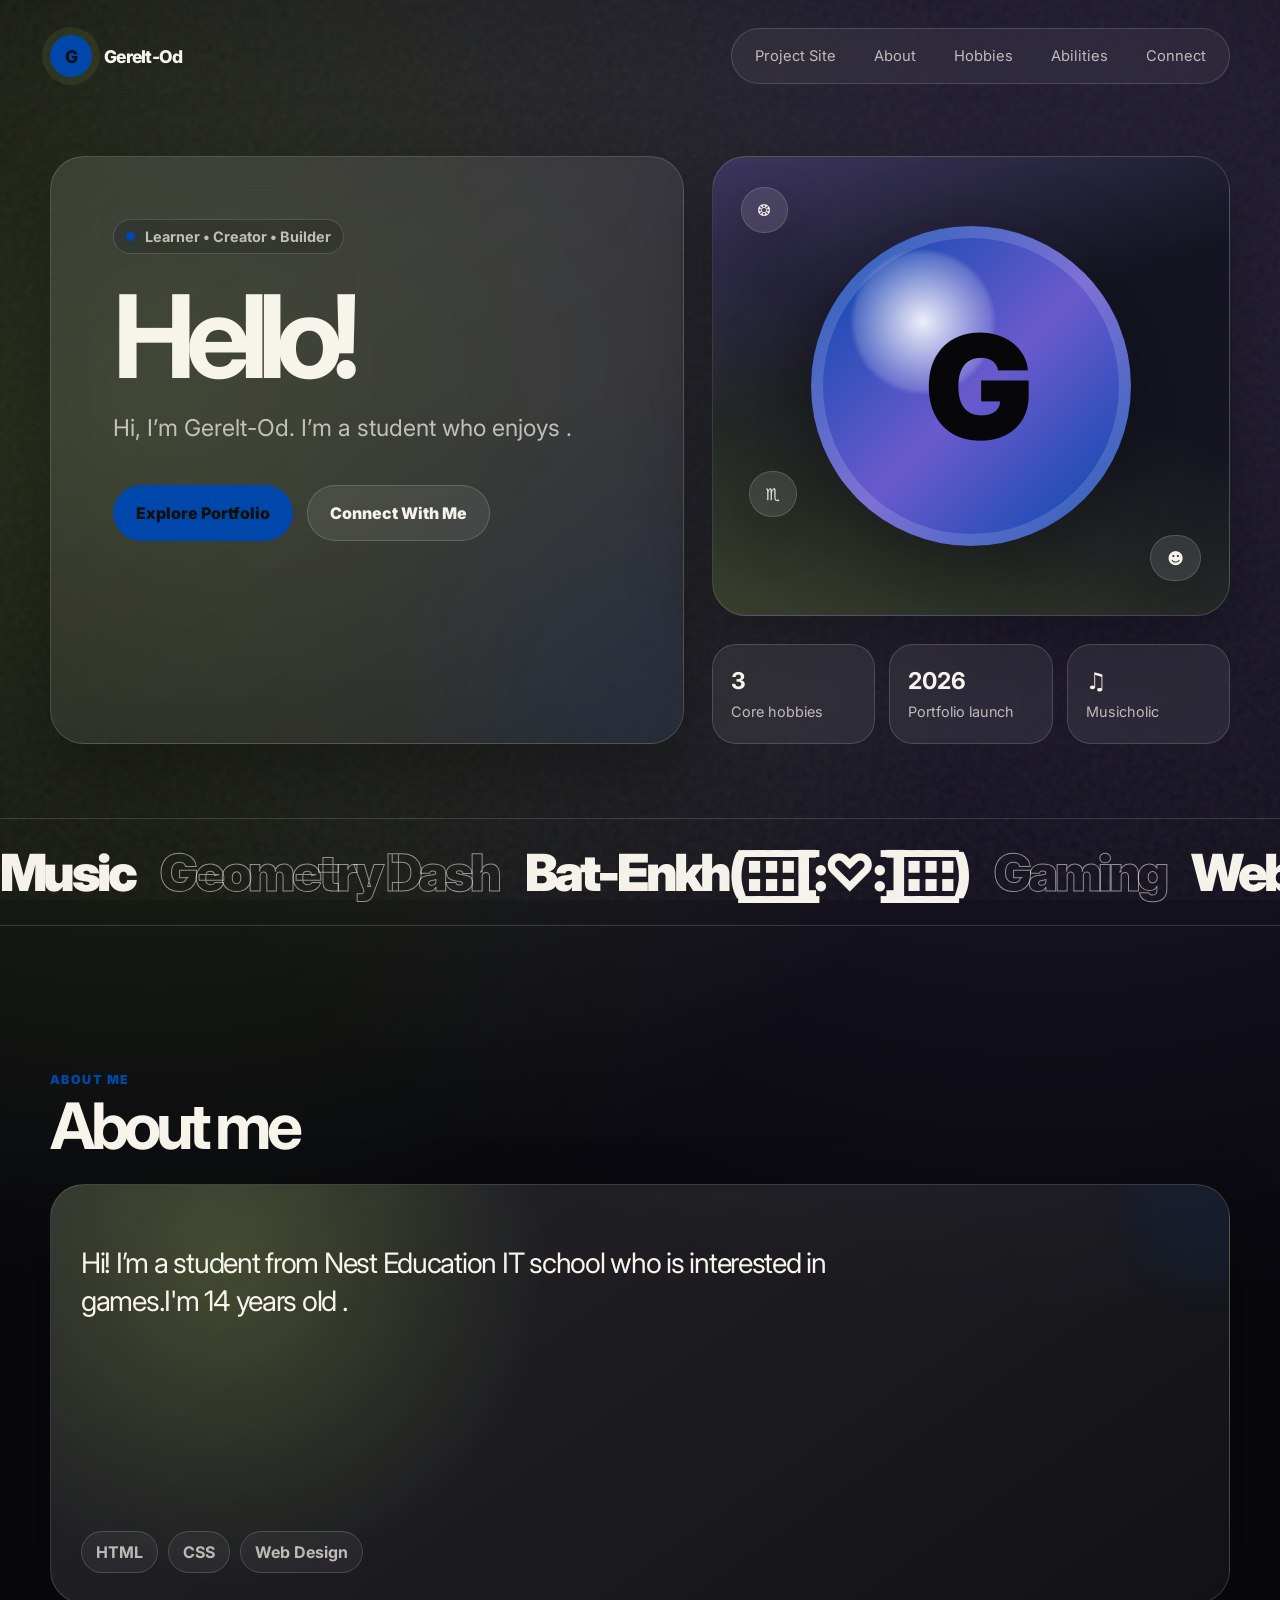
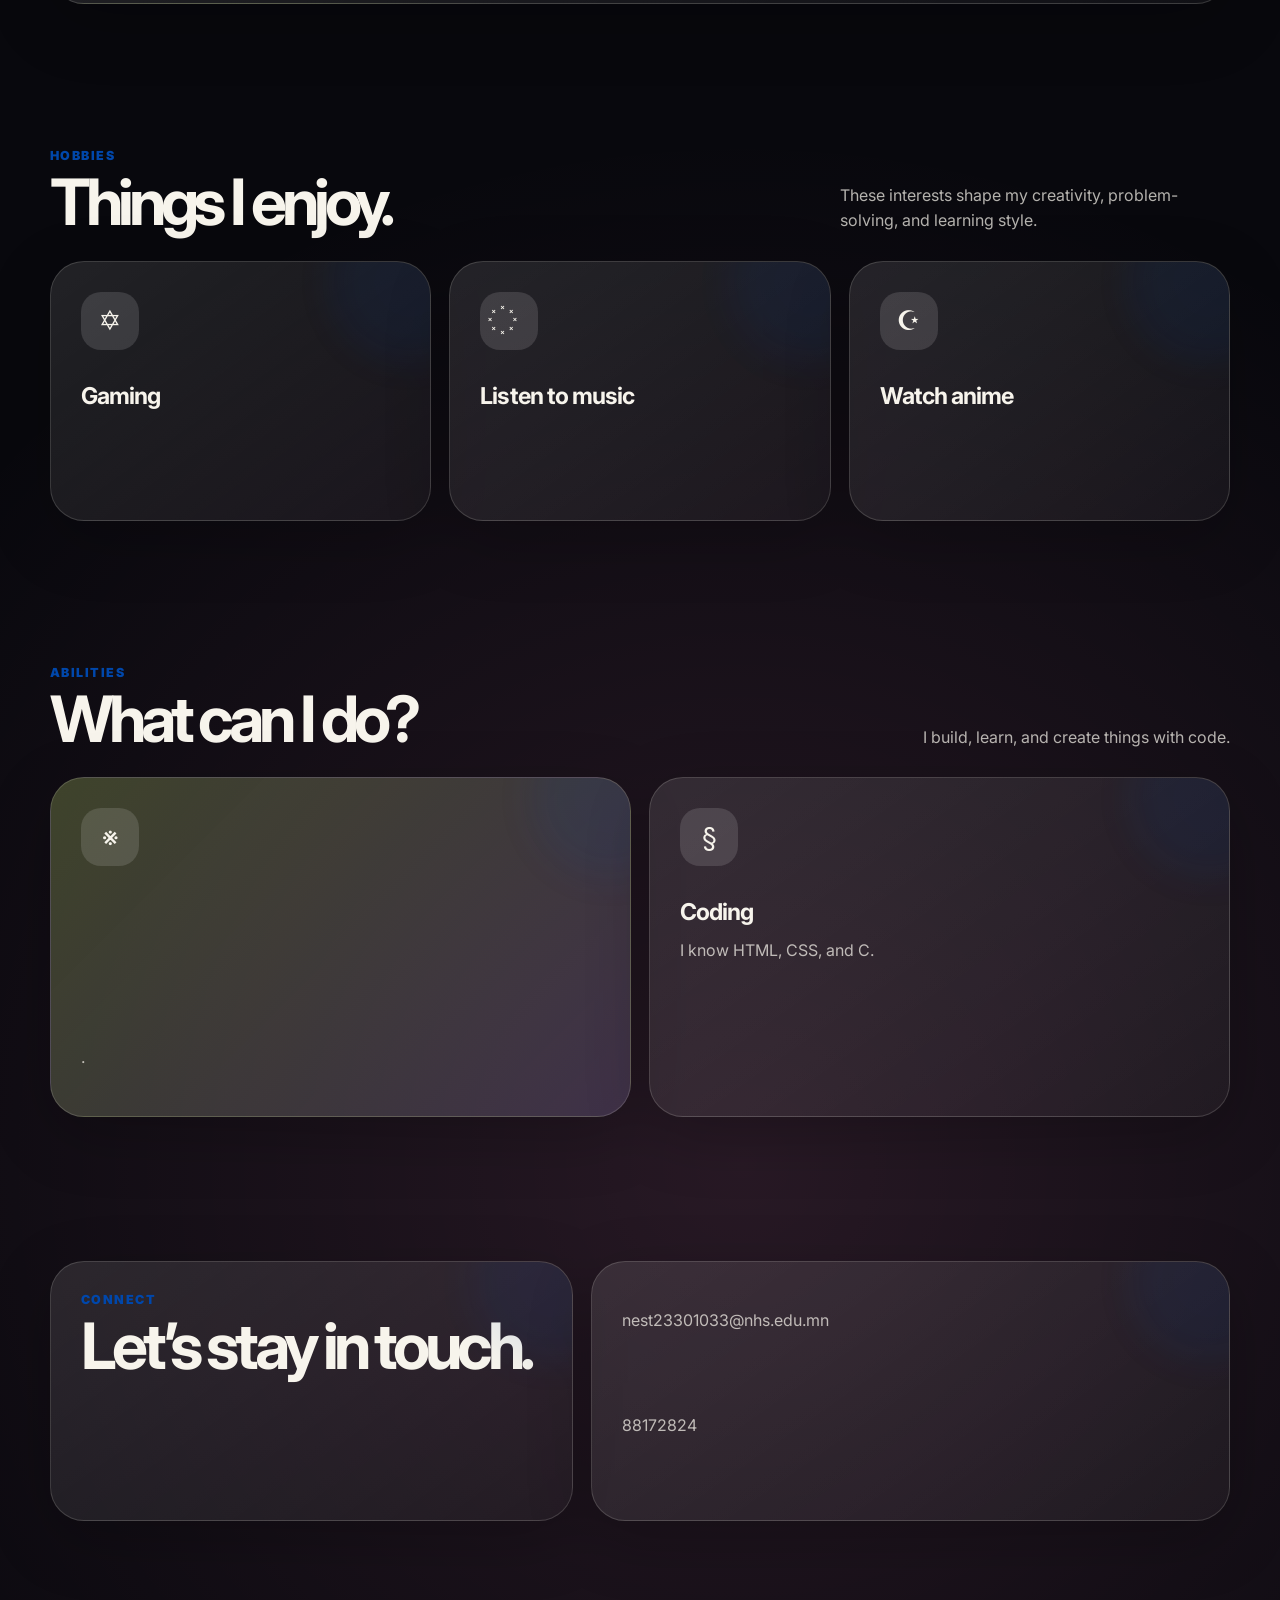
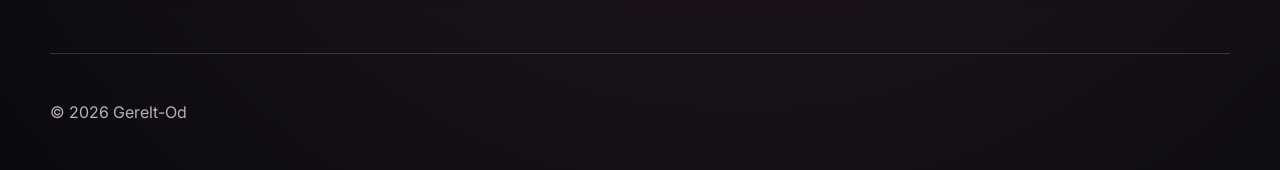
<file: gege.html>
<!DOCTYPE html>
<html lang="en">
<head>
  <meta charset="UTF-8" />
  <meta name="viewport" content="width=device-width, initial-scale=1.0" />
  <title>Gerelt-Od — Personal Portfolio</title>
  <meta name="description" content="Personal portfolio website for Narmandakh — student, creative learner, future developer." />
  <link rel="preconnect" href="https://fonts.googleapis.com">
  <link rel="preconnect" href="https://fonts.gstatic.com" crossorigin>
  <link href="https://fonts.googleapis.com/css2?family=Inter:wght@400;500;600;700;800;900&display=swap" rel="stylesheet">
  <style>
    :root {
      --bg: #08080d;
      --bg-soft: #10111b;
      --card: rgba(255,255,255,0.08);
      --card-strong: rgba(255,255,255,0.13);
      --text: #f7f4ec;
      --muted: rgba(247,244,236,0.72);
      --line: rgba(247,244,236,0.16);
      --accent: #0047Ab;
      --accent-2: #0047ab;
      --accent-3: #6a5acd;
      --shadow: 0 24px 80px rgba(0,0,0,0.35);
      --radius-xl: 34px;
      --radius-lg: 24px;
      --radius-md: 16px;
    }

    * { box-sizing: border-box; }
    html { scroll-behavior: smooth; }
    body {
      margin: 0;
      font-family: Inter, system-ui, -apple-system, BlinkMacSystemFont, "Segoe UI", sans-serif;
      background:
        radial-gradient(circle at 12% 12%, rgba(215,255,95,0.16), transparent 28%),
        radial-gradient(circle at 82% 8%, rgba(168,140,255,0.18), transparent 32%),
        radial-gradient(circle at 58% 82%, rgba(255,140,198,0.13), transparent 36%),
        var(--bg);
      color: var(--text);
      overflow-x: hidden;
    }

    a { color: inherit; text-decoration: none; }

    .noise {
      position: fixed;
      inset: 0;
      pointer-events: none;
      opacity: 0.06;
      background-image: url("data:image/svg+xml,%3Csvg viewBox='0 0 200 200' xmlns='http://www.w3.org/2000/svg'%3E%3Cfilter id='noiseFilter'%3E%3CfeTurbulence type='fractalNoise' baseFrequency='0.65' numOctaves='3' stitchTiles='stitch'/%3E%3C/filter%3E%3Crect width='100%25' height='100%25' filter='url(%23noiseFilter)'/%3E%3C/svg%3E");
      z-index: 0;
    }

    .page {
      position: relative;
      z-index: 1;
      width: min(1180px, calc(100% - 36px));
      margin: 0 auto;
    }

    .nav {
      display: flex;
      justify-content: space-between;
      align-items: center;
      padding: 28px 0;
    }

    .brand {
      display: inline-flex;
      gap: 12px;
      align-items: center;
      font-weight: 800;
      letter-spacing: -0.04em;
      font-size: 1.1rem;
    }

    .brand-mark {
      width: 42px;
      height: 42px;
      border-radius: 50%;
      display: grid;
      place-items: center;
      background: var(--accent-2);
      color: #111;
      box-shadow: 0 0 0 8px rgba(215,255,95,0.08);
    }

    .nav-links {
      display: flex;
      align-items: center;
      gap: 8px;
      padding: 8px;
      border: 1px solid var(--line);
      border-radius: 999px;
      background: rgba(255,255,255,0.05);
      backdrop-filter: blur(18px);
    }

    .nav-links a {
      padding: 10px 15px;
      color: var(--muted);
      font-size: 0.92rem;
      border-radius: 999px;
      transition: 180ms ease;
    }

    .nav-links a:hover { color: var(--text); background: rgba(255,255,255,0.08); }

    .cta-small {
      display: inline-flex;
      align-items: center;
      gap: 8px;
      padding: 13px 18px;
      border-radius: 999px;
      background: var(--text);
      color: #111;
      font-weight: 800;
      box-shadow: var(--shadow);
      transition: 180ms ease;
    }

    .cta-small:hover { transform: translateY(-2px); }

    .hero {
      display: grid;
      grid-template-columns: 1.1fr 0.9fr;
      gap: 28px;
      align-items: stretch;
      min-height: 660px;
      padding: 44px 0 74px;
    }

    .hero-copy {
      border: 1px solid var(--line);
      border-radius: var(--radius-xl);
      padding: clamp(30px, 5vw, 62px);
      background: linear-gradient(145deg, rgba(255,255,255,0.11), rgba(255,255,255,0.035));
      box-shadow: var(--shadow);
      backdrop-filter: blur(18px);
      display: flex;
      flex-direction: column;
      justify-content: space-between;
      min-height: 100%;
      overflow: hidden;
      position: relative;
    }

    .hero-copy::after {
      content: "";
      position: absolute;
      width: 260px;
      height: 260px;
      background: var(--accent-2);
      filter: blur(90px);
      opacity: 0.12;
      right: -70px;
      bottom: -80px;
    }

    .eyebrow {
      display: inline-flex;
      align-items: center;
      gap: 10px;
      width: fit-content;
      padding: 8px 12px;
      border: 1px solid var(--line);
      border-radius: 999px;
      color: var(--muted);
      font-weight: 700;
      font-size: 0.9rem;
      background: rgba(0,0,0,0.16);
    }

    .dot { width: 9px; height: 9px; border-radius: 50%; background: var(--accent); box-shadow: 0 0 26px var(--accent); }

    h1 {
      font-size: clamp(3.4rem, 9vw, 8.6rem);
      line-height: 0.88;
      letter-spacing: -0.09em;
      margin: 32px 0 24px;
      max-width: 850px;
    }

    .lead {
      font-size: clamp(1.06rem, 2vw, 1.45rem);
      line-height: 1.55;
      color: var(--muted);
      max-width: 680px;
      margin: 0;
    }

    .hero-actions { display: flex; gap: 14px; flex-wrap: wrap; margin-top: 38px; }

    .button {
      display: inline-flex;
      align-items: center;
      justify-content: center;
      gap: 10px;
      min-height: 56px;
      padding: 0 22px;
      border-radius: 999px;
      font-weight: 850;
      border: 1px solid var(--line);
      transition: 180ms ease;
    }

    .button.primary { background: var(--accent); color: #10110c; border-color: transparent; }
    .button.secondary { background: rgba(255,255,255,0.08); color: var(--text); }
    .button:hover { transform: translateY(-2px); }

    .hero-panel {
      display: grid;
      grid-template-rows: 1fr auto;
      gap: 28px;
    }

    .portrait-card {
      min-height: 460px;
      border-radius: var(--radius-xl);
      border: 1px solid var(--line);
      overflow: hidden;
      position: relative;
      background:
        linear-gradient(160deg, rgba(168,140,255,0.28), transparent 42%),
        linear-gradient(20deg, rgba(215,255,95,0.18), transparent 55%),
        #141521;
      box-shadow: var(--shadow);
      display: grid;
      place-items: center;
    }

    .avatar-orb {
      width: min(72%, 320px);
      aspect-ratio: 1;
      border-radius: 50%;
      display: grid;
      place-items: center;
      background:
        radial-gradient(circle at 35% 30%, rgba(255,255,255,0.9), rgba(255,255,255,0.18) 22%, transparent 24%),
        linear-gradient(135deg, var(--accent-2), var(--accent-3) 52%, var(--accent));
      color: #07070a;
      font-size: clamp(5rem, 12vw, 9rem);
      font-weight: 950;
      letter-spacing: -0.12em;
      box-shadow: 0 28px 90px rgba(0,0,0,0.35), inset 0 0 0 12px rgba(255,255,255,0.14);
    }

    .floating-tag {
      position: absolute;
      padding: 12px 16px;
      border-radius: 999px;
      background: rgba(255,255,255,0.10);
      border: 1px solid var(--line);
      color: var(--text);
      backdrop-filter: blur(16px);
      font-weight: 800;
      box-shadow: 0 18px 50px rgba(0,0,0,0.22);
    }

    .tag-1 { left: 28px; top: 30px; }
    .tag-2 { right: 28px; bottom: 34px; }
    .tag-3 { left: 36px; bottom: 98px; }

    .mini-stats {
      display: grid;
      grid-template-columns: repeat(3, 1fr);
      gap: 14px;
    }

    .stat {
      border: 1px solid var(--line);
      border-radius: var(--radius-lg);
      padding: 22px 18px;
      background: rgba(255,255,255,0.07);
      backdrop-filter: blur(14px);
    }

    .stat strong { display: block; font-size: 1.45rem; margin-bottom: 6px; }
    .stat span { color: var(--muted); font-size: 0.9rem; }

    .marquee {
      overflow: hidden;
      border-block: 1px solid var(--line);
      padding: 22px 0;
      margin-bottom: 74px;
      color: var(--text);
      white-space: nowrap;
    }

    .marquee-track {
      display: inline-flex;
      gap: 26px;
      animation: scroll 18s linear infinite;
      font-size: clamp(1.8rem, 4vw, 4rem);
      font-weight: 950;
      letter-spacing: -0.07em;
    }

    .marquee span:nth-child(even) { color: transparent; -webkit-text-stroke: 1px rgba(247,244,236,0.55); }

    @keyframes scroll {
      from { transform: translateX(0); }
      to { transform: translateX(-50%); }
    }

    .section { padding: 72px 0; }

    .section-head {
      display: flex;
      justify-content: space-between;
      gap: 24px;
      align-items: end;
      margin-bottom: 28px;
    }

    .section-kicker { color: var(--accent-2); font-weight: 900; text-transform: uppercase; letter-spacing: 0.12em; font-size: 0.78rem; }
    h2 { margin: 8px 0 0; font-size: clamp(2.4rem, 5vw, 5.2rem); line-height: 0.96; letter-spacing: -0.08em; }
    .section-head p { margin: 0; color: var(--muted); max-width: 390px; line-height: 1.55; }

    .grid-3 { display: grid; grid-template-columns: repeat(3, 1fr); gap: 18px; }
    .grid-2 { display: grid; grid-template-columns: repeat(2, 1fr); gap: 18px; }

    .card {
      border: 1px solid var(--line);
      border-radius: var(--radius-xl);
      padding: 30px;
      background: linear-gradient(145deg, rgba(255,255,255,0.105), rgba(255,255,255,0.04));
      min-height: 260px;
      box-shadow: 0 18px 64px rgba(0,0,0,0.22);
      transition: 200ms ease;
      position: relative;
      overflow: hidden;
    }

    .card:hover { transform: translateY(-6px); border-color: rgba(215,255,95,0.38); }

    .card::before {
      content: "";
      position: absolute;
      width: 160px;
      height: 160px;
      border-radius: 50%;
      right: -60px;
      top: -60px;
      background: var(--accent-2);
      opacity: 0.09;
      filter: blur(18px);
    }

    .card-icon {
      width: 58px;
      height: 58px;
      border-radius: 20px;
      display: grid;
      place-items: center;
      background: var(--card-strong);
      font-size: 1.7rem;
      margin-bottom: 32px;
    }

    .card h3 { font-size: 1.45rem; margin: 0 0 12px; letter-spacing: -0.04em; }
    .card p, .card li { color: var(--muted); line-height: 1.6; }
    .card ul { list-style: none; padding: 0; margin: 0; display: grid; gap: 12px; }

    .about-large {
      min-height: 420px;
      display: flex;
      flex-direction: column;
      justify-content: space-between;
      background:
        radial-gradient(circle at 15% 20%, rgba(215,255,95,0.18), transparent 30%),
        linear-gradient(145deg, rgba(255,255,255,0.12), rgba(255,255,255,0.04));
    }

    .about-large p { font-size: clamp(1.2rem, 2.2vw, 2rem); line-height: 1.35; color: var(--text); letter-spacing: -0.045em; max-width: 800px; }

    .pill-row { display: flex; flex-wrap: wrap; gap: 10px; margin-top: 28px; }
    .pill { border: 1px solid var(--line); border-radius: 999px; padding: 10px 14px; color: var(--muted); background: rgba(255,255,255,0.05); font-weight: 700; }

    .goal-card {
      min-height: 340px;
      display: flex;
      flex-direction: column;
      justify-content: space-between;
      background:
        linear-gradient(135deg, rgba(215,255,95,0.18), rgba(168,140,255,0.12)),
        rgba(255,255,255,0.06);
    }

    .goal-card h3 { font-size: clamp(2rem, 4vw, 4rem); line-height: 0.95; }

    .connect {
      display: grid;
      grid-template-columns: 0.9fr 1.1fr;
      gap: 18px;
      align-items: stretch;
    }

    .social-list {
      display: grid;
      gap: 12px;
    }

    .social-link {
      display: flex;
      justify-content: space-between;
      align-items: center;
      border: 1px solid var(--line);
      border-radius: 22px;
      padding: 18px 20px;
      background: rgba(255,255,255,0.07);
      color: var(--text);
      font-weight: 850;
      transition: 180ms ease;
    }

    .social-link:hover { transform: translateX(6px); background: rgba(215,255,95,0.13); }

    footer {
      padding: 48px 0;
      color: var(--muted);
      display: flex;
      justify-content: space-between;
      gap: 20px;
      border-top: 1px solid var(--line);
      margin-top: 60px;
      flex-wrap: wrap;
    }

    @media (max-width: 980px) {
      .hero, .connect { grid-template-columns: 1fr; }
      .hero { min-height: auto; }
      .grid-3, .grid-2 { grid-template-columns: 1fr; }
      .section-head { align-items: start; flex-direction: column; }
      .nav-links { display: none; }
      .mini-stats { grid-template-columns: 1fr; }
    }

    @media (max-width: 560px) {
      .page { width: min(100% - 22px, 1180px); }
      .hero-copy, .card { padding: 24px; border-radius: 26px; }
      .portrait-card { min-height: 380px; }
      .floating-tag { font-size: 0.82rem; }
      .hero-actions { flex-direction: column; }
      .button { width: 100%; }
    }
  </style>
</head>
<body>
  <div class="noise" aria-hidden="true"></div>
  <main class="page">
    <nav class="nav" aria-label="Primary navigation">
      <a class="brand" href="#top" aria-label="Narmandakh home">
        <span class="brand-mark">G</span>
        <span>Gerelt-Od</span>
      </a>
      <div class="nav-links">
        <a href="index.html">Project Site</a>
        <a href="#about">About</a>
        <a href="#hobbies">Hobbies</a>
        <a href="#goals">Abilities</a>
        <a href="#connect">Connect</a>
      </div>
    </nav>

    <section class="hero" id="top">
      <div class="hero-copy">
        <div>
          <div class="eyebrow"><span class="dot"></span> Learner • Creator • Builder</div>
          <h1>Hello!</h1>
          <p class="lead">Hi, I’m Gerelt-Od. I’m a student who enjoys .</p>
          <div class="hero-actions">
            <a class="button primary" href="#about">Explore Portfolio</a>
            <a class="button secondary" href="#connect">Connect With Me</a>
          </div>
        </div>
      </div>

      <aside class="hero-panel" aria-label="Profile highlights">
        <div class="portrait-card">
          <div class="avatar-orb" aria-label="Narmandakh initials">G</div>
          <span class="floating-tag tag-1">❂</span>
          <span class="floating-tag tag-2">☻</span>
          <span class="floating-tag tag-3">♏︎</span>
        </div>
        <div class="mini-stats">
          <div class="stat"><strong>3</strong><span>Core hobbies</span></div>
          <div class="stat"><strong>2026</strong><span>Portfolio launch</span></div>
          <div class="stat"><strong>♫</strong><span>Musicholic</span></div>
        </div>
      </aside>
    </section>
  </main>

  <div class="marquee" aria-hidden="true">
    <div class="marquee-track">
      <span>Music</span><span>Geometry Dash</span><span>Bat-Enkh(:̲̅:̲̅:̲̅[̲̅:♡:]̲̅:̲̅:̲̅:̲̅)</span><span>Gaming</span><span>Web</span><span>Ideas</span>
      <span>Music</span><span>Geometry Dash</span><span>Bat-Enkh(:̲̅:̲̅:̲̅[̲̅:♡:]̲̅:̲̅:̲̅:̲̅)</span><span>Gaming</span><span>Web</span><span>Ideas</span>
    </div>
  </div>

  <main class="page">
    <section class="section" id="about">
      <div class="section-head">
        <div>
          <div class="section-kicker">About Me</div>
          <h2>About me</h2>
        </div>
      </div>
      <div class="card about-large">
        <p>Hi! I’m a student from Nest Education IT school who is interested in games.I'm 14 years old .</p>
        <div class="pill-row" aria-label="Skills and interests">
          <span class="pill">HTML</span>
          <span class="pill">CSS</span>
          <span class="pill">Web Design</span>
        </div>
      </div>
    </section>

    <section class="section" id="hobbies">
      <div class="section-head">
        <div>
          <div class="section-kicker">Hobbies</div>
          <h2>Things I enjoy.</h2>
        </div>
        <p>These interests shape my creativity, problem-solving, and learning style.</p>
      </div>
      <div class="grid-3">
        <article class="card">
          <div class="card-icon">✡</div>
          <h3>Gaming</h3>
          <p></p>
        </article>
        <article class="card">
          <div class="card-icon">꙰</div>
          <h3>Listen to music</h3>
          <p></p>
        </article>
        <article class="card">
          <div class="card-icon">☪</div>
          <h3>Watch anime</h3>
          <p></p>
        </article>
      </div>
    </section>

    <section class="section" id="goals">
      <div class="section-head">
        <div>
          <div class="section-kicker">Abilities

          </div>
          <h2>What can I do?</h2>
        </div>
        <p>I build, learn, and create things with code.</p>
      </div>
      <div class="grid-2">
        <article class="card goal-card">
          <div class="card-icon">※</div>
          <h3></h3>
          <p>.</p>
        </article>
        <article class="card">
          <div class="card-icon">§</div>
          <h3>Coding</h3>
          <ul>
            <li>I know HTML, CSS, and C.</li>
          </ul>
        </article>
      </div>
    </section>

    <section class="section connect" id="connect">
      <div class="card">
        <div class="section-kicker">Connect</div>
        <h2>Let’s stay in touch.</h2>
      </div>
      <div class="card social-list" aria-label="Social links">
        <p>nest23301033@nhs.edu.mn</p>
        <p>88172824</p>
      </div>
    </section>

    <footer>
      <span>© 2026 Gerelt-Od</span>
    </footer>
  </main>
</body>
</html>
</file>
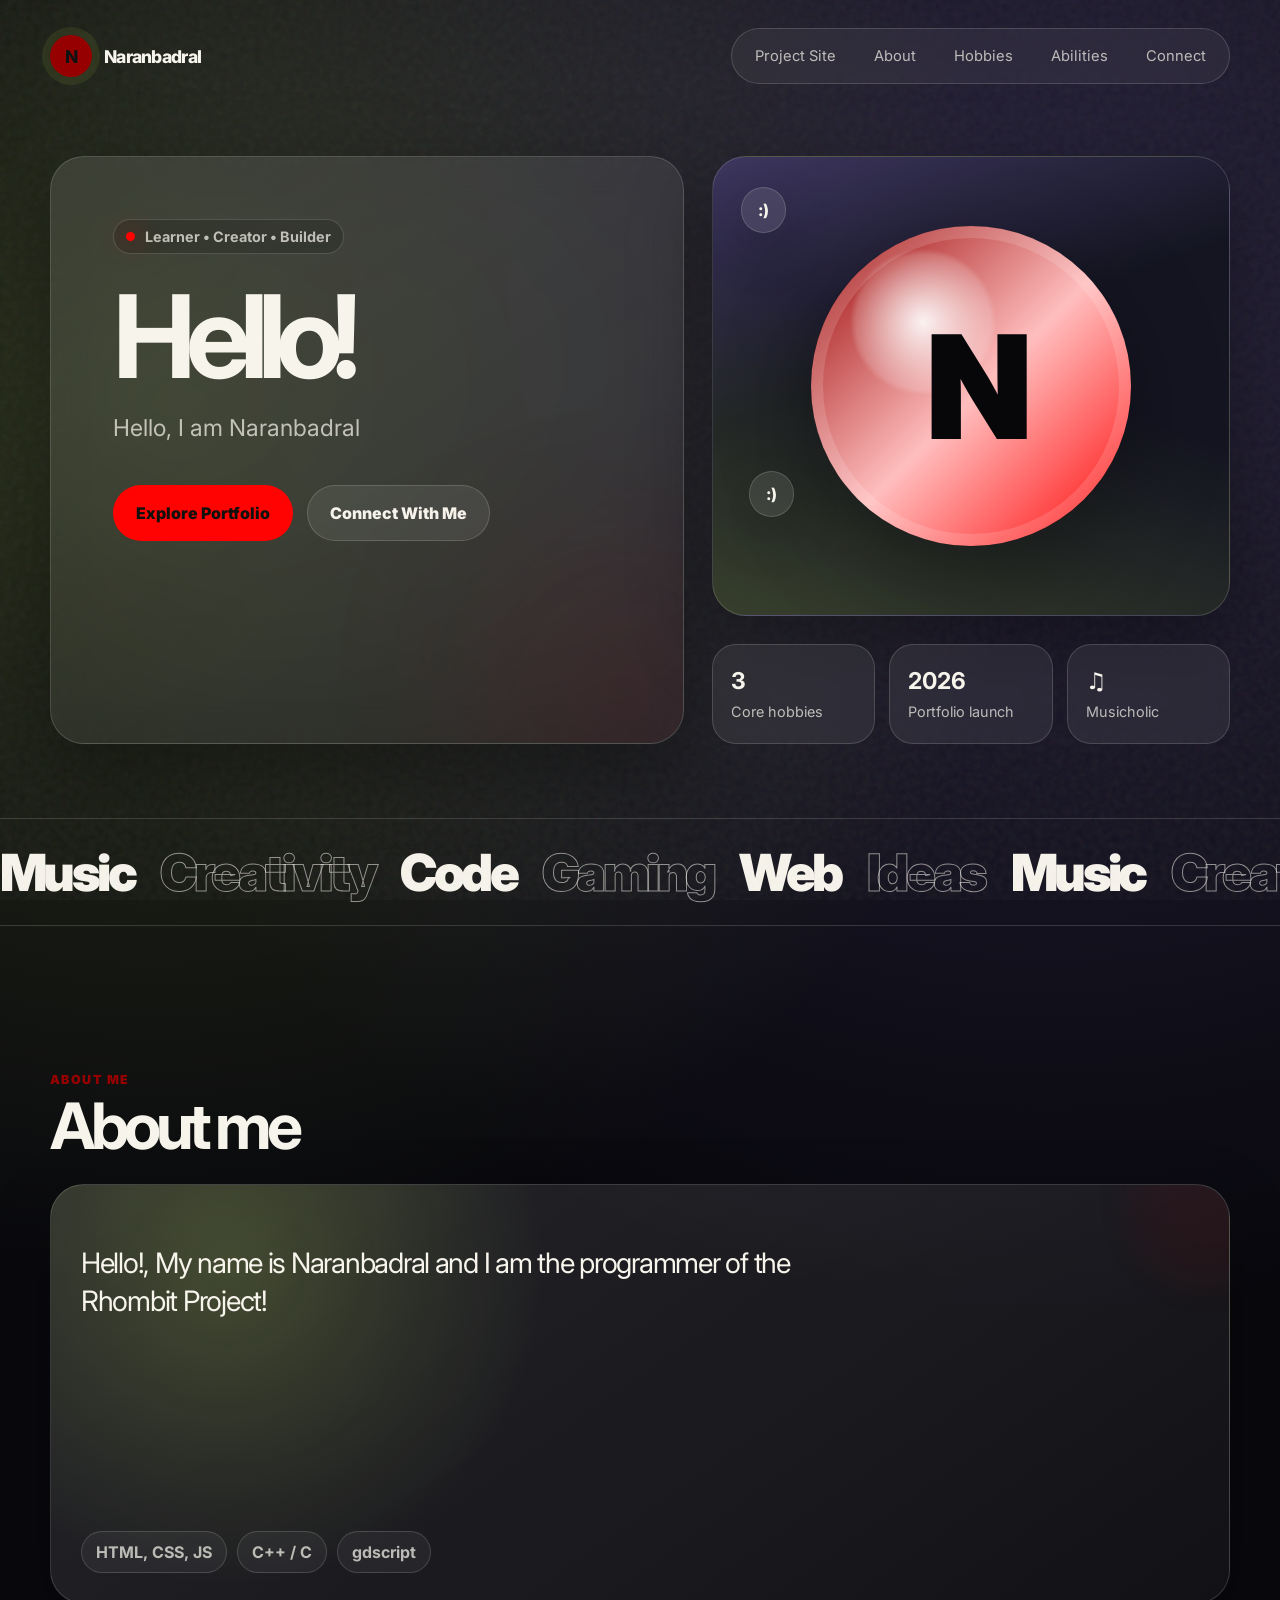
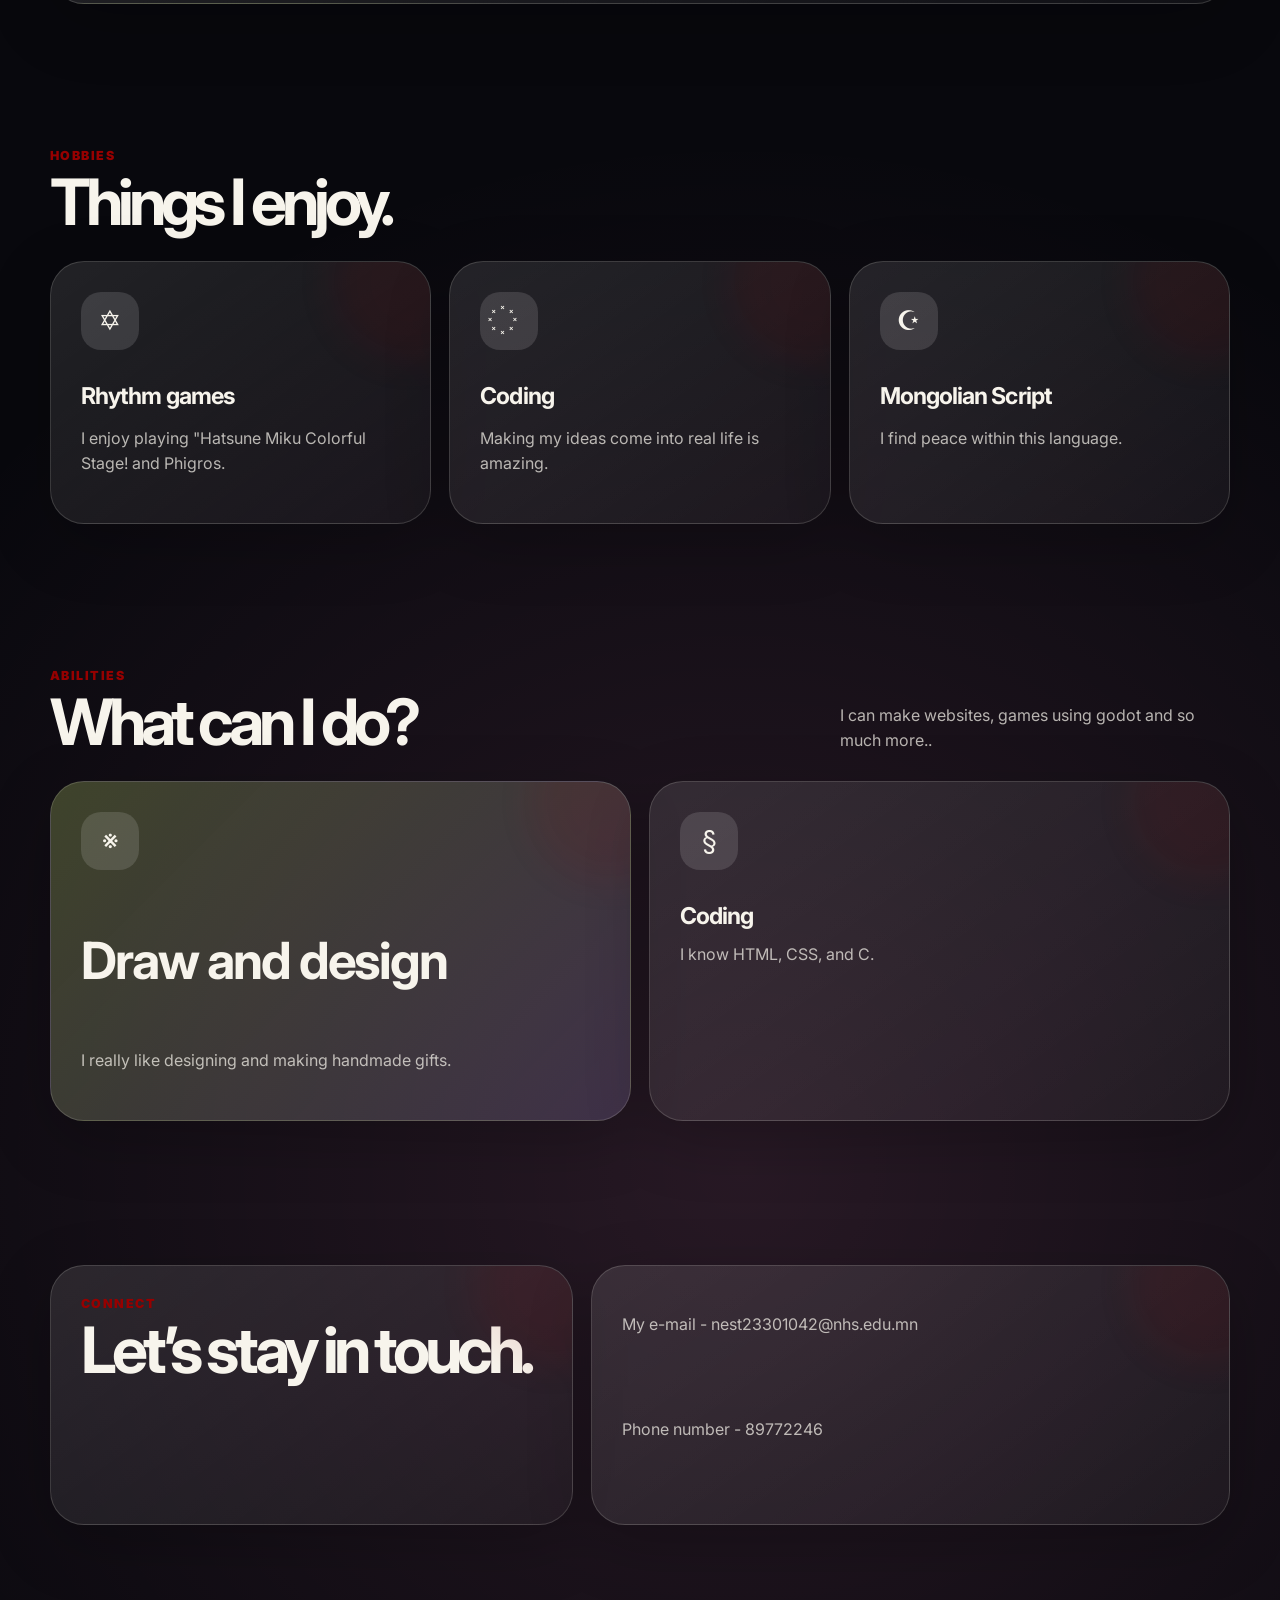
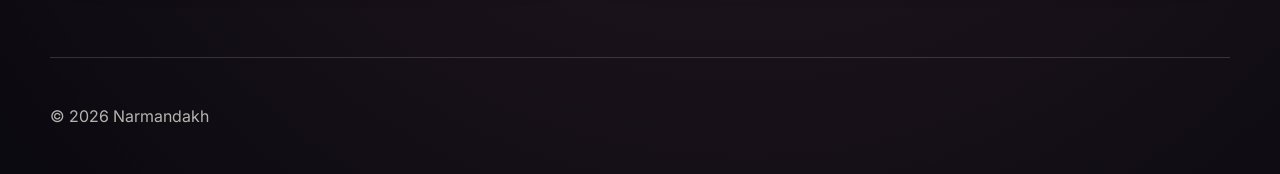
<file: nara.html>
<!DOCTYPE html>
<html lang="en">
<head>
  <meta charset="UTF-8" />
  <meta name="viewport" content="width=device-width, initial-scale=1.0" />
  <title>Naranbadral</title>
  <meta name="description" content="Personal portfolio website for Naranbadral" />
  <link rel="preconnect" href="https://fonts.googleapis.com">
  <link rel="preconnect" href="https://fonts.gstatic.com" crossorigin>
  <link href="https://fonts.googleapis.com/css2?family=Inter:wght@400;500;600;700;800;900&display=swap" rel="stylesheet">
  <style>
    :root {
      --bg: #08080d;
      --bg-soft: #10111b;
      --card: rgba(255,255,255,0.08);
      --card-strong: rgba(255,255,255,0.13);
      --text: #f7f4ec;
      --muted: rgba(247,244,236,0.72);
      --line: rgba(247,244,236,0.16);
      --accent: #ff0303;
      --accent-2: #970000;
      --accent-3: #ffbebe;
      --shadow: 0 24px 80px rgba(0,0,0,0.35);
      --radius-xl: 34px;
      --radius-lg: 24px;
      --radius-md: 16px;
    }

    * { box-sizing: border-box; }
    html { scroll-behavior: smooth; }
    body {
      margin: 0;
      font-family: Inter, system-ui, -apple-system, BlinkMacSystemFont, "Segoe UI", sans-serif;
      background:
        radial-gradient(circle at 12% 12%, rgba(215,255,95,0.16), transparent 28%),
        radial-gradient(circle at 82% 8%, rgba(168,140,255,0.18), transparent 32%),
        radial-gradient(circle at 58% 82%, rgba(255,140,198,0.13), transparent 36%),
        var(--bg);
      color: var(--text);
      overflow-x: hidden;
    }

    a { color: inherit; text-decoration: none; }

    .noise {
      position: fixed;
      inset: 0;
      pointer-events: none;
      opacity: 0.06;
      background-image: url("data:image/svg+xml,%3Csvg viewBox='0 0 200 200' xmlns='http://www.w3.org/2000/svg'%3E%3Cfilter id='noiseFilter'%3E%3CfeTurbulence type='fractalNoise' baseFrequency='0.65' numOctaves='3' stitchTiles='stitch'/%3E%3C/filter%3E%3Crect width='100%25' height='100%25' filter='url(%23noiseFilter)'/%3E%3C/svg%3E");
      z-index: 0;
    }

    .page {
      position: relative;
      z-index: 1;
      width: min(1180px, calc(100% - 36px));
      margin: 0 auto;
    }

    .nav {
      display: flex;
      justify-content: space-between;
      align-items: center;
      padding: 28px 0;
    }

    .brand {
      display: inline-flex;
      gap: 12px;
      align-items: center;
      font-weight: 800;
      letter-spacing: -0.04em;
      font-size: 1.1rem;
    }

    .brand-mark {
      width: 42px;
      height: 42px;
      border-radius: 50%;
      display: grid;
      place-items: center;
      background: var(--accent-2);
      color: #111;
      box-shadow: 0 0 0 8px rgba(215,255,95,0.08);
    }

    .nav-links {
      display: flex;
      align-items: center;
      gap: 8px;
      padding: 8px;
      border: 1px solid var(--line);
      border-radius: 999px;
      background: rgba(255,255,255,0.05);
      backdrop-filter: blur(18px);
    }

    .nav-links a {
      padding: 10px 15px;
      color: var(--muted);
      font-size: 0.92rem;
      border-radius: 999px;
      transition: 180ms ease;
    }

    .nav-links a:hover { color: var(--text); background: rgba(255,255,255,0.08); }

    .cta-small {
      display: inline-flex;
      align-items: center;
      gap: 8px;
      padding: 13px 18px;
      border-radius: 999px;
      background: var(--text);
      color: #111;
      font-weight: 800;
      box-shadow: var(--shadow);
      transition: 180ms ease;
    }

    .cta-small:hover { transform: translateY(-2px); }

    .hero {
      display: grid;
      grid-template-columns: 1.1fr 0.9fr;
      gap: 28px;
      align-items: stretch;
      min-height: 660px;
      padding: 44px 0 74px;
    }

    .hero-copy {
      border: 1px solid var(--line);
      border-radius: var(--radius-xl);
      padding: clamp(30px, 5vw, 62px);
      background: linear-gradient(145deg, rgba(255,255,255,0.11), rgba(255,255,255,0.035));
      box-shadow: var(--shadow);
      backdrop-filter: blur(18px);
      display: flex;
      flex-direction: column;
      justify-content: space-between;
      min-height: 100%;
      overflow: hidden;
      position: relative;
    }

    .hero-copy::after {
      content: "";
      position: absolute;
      width: 260px;
      height: 260px;
      background: var(--accent-2);
      filter: blur(90px);
      opacity: 0.12;
      right: -70px;
      bottom: -80px;
    }

    .eyebrow {
      display: inline-flex;
      align-items: center;
      gap: 10px;
      width: fit-content;
      padding: 8px 12px;
      border: 1px solid var(--line);
      border-radius: 999px;
      color: var(--muted);
      font-weight: 700;
      font-size: 0.9rem;
      background: rgba(0,0,0,0.16);
    }

    .dot { width: 9px; height: 9px; border-radius: 50%; background: var(--accent); box-shadow: 0 0 26px var(--accent); }

    h1 {
      font-size: clamp(3.4rem, 9vw, 8.6rem);
      line-height: 0.88;
      letter-spacing: -0.09em;
      margin: 32px 0 24px;
      max-width: 850px;
    }

    .lead {
      font-size: clamp(1.06rem, 2vw, 1.45rem);
      line-height: 1.55;
      color: var(--muted);
      max-width: 680px;
      margin: 0;
    }

    .hero-actions { display: flex; gap: 14px; flex-wrap: wrap; margin-top: 38px; }

    .button {
      display: inline-flex;
      align-items: center;
      justify-content: center;
      gap: 10px;
      min-height: 56px;
      padding: 0 22px;
      border-radius: 999px;
      font-weight: 850;
      border: 1px solid var(--line);
      transition: 180ms ease;
    }

    .button.primary { background: var(--accent); color: #10110c; border-color: transparent; }
    .button.secondary { background: rgba(255,255,255,0.08); color: var(--text); }
    .button:hover { transform: translateY(-2px); }

    .hero-panel {
      display: grid;
      grid-template-rows: 1fr auto;
      gap: 28px;
    }

    .portrait-card {
      min-height: 460px;
      border-radius: var(--radius-xl);
      border: 1px solid var(--line);
      overflow: hidden;
      position: relative;
      background:
        linear-gradient(160deg, rgba(168,140,255,0.28), transparent 42%),
        linear-gradient(20deg, rgba(215,255,95,0.18), transparent 55%),
        #141521;
      box-shadow: var(--shadow);
      display: grid;
      place-items: center;
    }

    .avatar-orb {
      width: min(72%, 320px);
      aspect-ratio: 1;
      border-radius: 50%;
      display: grid;
      place-items: center;
      background:
        radial-gradient(circle at 35% 30%, rgba(255,255,255,0.9), rgba(255,255,255,0.18) 22%, transparent 24%),
        linear-gradient(135deg, var(--accent-2), var(--accent-3) 52%, var(--accent));
      color: #07070a;
      font-size: clamp(5rem, 12vw, 9rem);
      font-weight: 950;
      letter-spacing: -0.12em;
      box-shadow: 0 28px 90px rgba(0,0,0,0.35), inset 0 0 0 12px rgba(255,255,255,0.14);
    }

    .floating-tag {
      position: absolute;
      padding: 12px 16px;
      border-radius: 999px;
      background: rgba(255,255,255,0.10);
      border: 1px solid var(--line);
      color: var(--text);
      backdrop-filter: blur(16px);
      font-weight: 800;
      box-shadow: 0 18px 50px rgba(0,0,0,0.22);
    }

    .tag-1 { left: 28px; top: 30px; }
    .tag-2 { right: 28px; bottom: 34px; }
    .tag-3 { left: 36px; bottom: 98px; }

    .mini-stats {
      display: grid;
      grid-template-columns: repeat(3, 1fr);
      gap: 14px;
    }

    .stat {
      border: 1px solid var(--line);
      border-radius: var(--radius-lg);
      padding: 22px 18px;
      background: rgba(255,255,255,0.07);
      backdrop-filter: blur(14px);
    }

    .stat strong { display: block; font-size: 1.45rem; margin-bottom: 6px; }
    .stat span { color: var(--muted); font-size: 0.9rem; }

    .marquee {
      overflow: hidden;
      border-block: 1px solid var(--line);
      padding: 22px 0;
      margin-bottom: 74px;
      color: var(--text);
      white-space: nowrap;
    }

    .marquee-track {
      display: inline-flex;
      gap: 26px;
      animation: scroll 18s linear infinite;
      font-size: clamp(1.8rem, 4vw, 4rem);
      font-weight: 950;
      letter-spacing: -0.07em;
    }

    .marquee span:nth-child(even) { color: transparent; -webkit-text-stroke: 1px rgba(247,244,236,0.55); }

    @keyframes scroll {
      from { transform: translateX(0); }
      to { transform: translateX(-50%); }
    }

    .section { padding: 72px 0; }

    .section-head {
      display: flex;
      justify-content: space-between;
      gap: 24px;
      align-items: end;
      margin-bottom: 28px;
    }

    .section-kicker { color: var(--accent-2); font-weight: 900; text-transform: uppercase; letter-spacing: 0.12em; font-size: 0.78rem; }
    h2 { margin: 8px 0 0; font-size: clamp(2.4rem, 5vw, 5.2rem); line-height: 0.96; letter-spacing: -0.08em; }
    .section-head p { margin: 0; color: var(--muted); max-width: 390px; line-height: 1.55; }

    .grid-3 { display: grid; grid-template-columns: repeat(3, 1fr); gap: 18px; }
    .grid-2 { display: grid; grid-template-columns: repeat(2, 1fr); gap: 18px; }

    .card {
      border: 1px solid var(--line);
      border-radius: var(--radius-xl);
      padding: 30px;
      background: linear-gradient(145deg, rgba(255,255,255,0.105), rgba(255,255,255,0.04));
      min-height: 260px;
      box-shadow: 0 18px 64px rgba(0,0,0,0.22);
      transition: 200ms ease;
      position: relative;
      overflow: hidden;
    }

    .card:hover { transform: translateY(-6px); border-color: rgba(215,255,95,0.38); }

    .card::before {
      content: "";
      position: absolute;
      width: 160px;
      height: 160px;
      border-radius: 50%;
      right: -60px;
      top: -60px;
      background: var(--accent-2);
      opacity: 0.09;
      filter: blur(18px);
    }

    .card-icon {
      width: 58px;
      height: 58px;
      border-radius: 20px;
      display: grid;
      place-items: center;
      background: var(--card-strong);
      font-size: 1.7rem;
      margin-bottom: 32px;
    }

    .card h3 { font-size: 1.45rem; margin: 0 0 12px; letter-spacing: -0.04em; }
    .card p, .card li { color: var(--muted); line-height: 1.6; }
    .card ul { list-style: none; padding: 0; margin: 0; display: grid; gap: 12px; }

    .about-large {
      min-height: 420px;
      display: flex;
      flex-direction: column;
      justify-content: space-between;
      background:
        radial-gradient(circle at 15% 20%, rgba(215,255,95,0.18), transparent 30%),
        linear-gradient(145deg, rgba(255,255,255,0.12), rgba(255,255,255,0.04));
    }

    .about-large p { font-size: clamp(1.2rem, 2.2vw, 2rem); line-height: 1.35; color: var(--text); letter-spacing: -0.045em; max-width: 800px; }

    .pill-row { display: flex; flex-wrap: wrap; gap: 10px; margin-top: 28px; }
    .pill { border: 1px solid var(--line); border-radius: 999px; padding: 10px 14px; color: var(--muted); background: rgba(255,255,255,0.05); font-weight: 700; }

    .goal-card {
      min-height: 340px;
      display: flex;
      flex-direction: column;
      justify-content: space-between;
      background:
        linear-gradient(135deg, rgba(215,255,95,0.18), rgba(168,140,255,0.12)),
        rgba(255,255,255,0.06);
    }

    .goal-card h3 { font-size: clamp(2rem, 4vw, 4rem); line-height: 0.95; }

    .connect {
      display: grid;
      grid-template-columns: 0.9fr 1.1fr;
      gap: 18px;
      align-items: stretch;
    }

    .social-list {
      display: grid;
      gap: 12px;
    }

    .social-link {
      display: flex;
      justify-content: space-between;
      align-items: center;
      border: 1px solid var(--line);
      border-radius: 22px;
      padding: 18px 20px;
      background: rgba(255,255,255,0.07);
      color: var(--text);
      font-weight: 850;
      transition: 180ms ease;
    }

    .social-link:hover { transform: translateX(6px); background: rgba(215,255,95,0.13); }

    footer {
      padding: 48px 0;
      color: var(--muted);
      display: flex;
      justify-content: space-between;
      gap: 20px;
      border-top: 1px solid var(--line);
      margin-top: 60px;
      flex-wrap: wrap;
    }

    @media (max-width: 980px) {
      .hero, .connect { grid-template-columns: 1fr; }
      .hero { min-height: auto; }
      .grid-3, .grid-2 { grid-template-columns: 1fr; }
      .section-head { align-items: start; flex-direction: column; }
      .nav-links { display: none; }
      .mini-stats { grid-template-columns: 1fr; }
    }

    @media (max-width: 560px) {
      .page { width: min(100% - 22px, 1180px); }
      .hero-copy, .card { padding: 24px; border-radius: 26px; }
      .portrait-card { min-height: 380px; }
      .floating-tag { font-size: 0.82rem; }
      .hero-actions { flex-direction: column; }
      .button { width: 100%; }
    }
  </style>
</head>
<body>
  <div class="noise" aria-hidden="true"></div>
  <main class="page">
    <nav class="nav" aria-label="Primary navigation">
      <a class="brand" href="#top" aria-label="Narmandakh home">
        <span class="brand-mark">N</span>
        <span>Naranbadral</span>
      </a>
      <div class="nav-links">
        <a href="index.html">Project Site</a>
        <a href="#about">About</a>
        <a href="#hobbies">Hobbies</a>
        <a href="#goals">Abilities</a>
        <a href="#connect">Connect</a>
      </div>
    </nav>

    <section class="hero" id="top">
      <div class="hero-copy">
        <div>
          <div class="eyebrow"><span class="dot"></span> Learner • Creator • Builder</div>
          <h1>Hello!</h1>
          <p class="lead">Hello, I am Naranbadral</p>
          <div class="hero-actions">
            <a class="button primary" href="#about">Explore Portfolio</a>
            <a class="button secondary" href="#connect">Connect With Me</a>
          </div>
        </div>
      </div>

      <aside class="hero-panel" aria-label="Profile highlights">
        <div class="portrait-card">
          <div class="avatar-orb" aria-label="Narmandakh initials">N</div>
          <span class="floating-tag tag-1">:)</span>
          <span class="floating-tag tag-3">:)</span>
        </div>
        <div class="mini-stats">
          <div class="stat"><strong>3</strong><span>Core hobbies</span></div>
          <div class="stat"><strong>2026</strong><span>Portfolio launch</span></div>
          <div class="stat"><strong>♫</strong><span>Musicholic</span></div>
        </div>
      </aside>
    </section>
  </main>

  <div class="marquee" aria-hidden="true">
    <div class="marquee-track">
      <span>Music</span><span>Creativity</span><span>Code</span><span>Gaming</span><span>Web</span><span>Ideas</span>
      <span>Music</span><span>Creativity</span><span>Code</span><span>Gaming</span><span>Web</span><span>Ideas</span>
    </div>
  </div>

  <main class="page">
    <section class="section" id="about">
      <div class="section-head">
        <div>
          <div class="section-kicker">About Me</div>
          <h2>About me</h2>
        </div>
      </div>
      <div class="card about-large">
        <p>Hello!, My name is Naranbadral and I am the programmer of the Rhombit Project!</p>
        <div class="pill-row" aria-label="Skills and interests">
          <span class="pill">HTML, CSS, JS</span>
          <span class="pill">C++ / C</span>
          <span class="pill">gdscript</span>
        </div>
      </div>
    </section>

    <section class="section" id="hobbies">
      <div class="section-head">
        <div>
          <div class="section-kicker">Hobbies</div>
          <h2>Things I enjoy.</h2>
        </div>
      </div>
      <div class="grid-3">
        <article class="card">
          <div class="card-icon">✡</div>
          <h3>Rhythm games</h3>
          <p>I enjoy playing "Hatsune Miku Colorful Stage! and Phigros.</p>
        </article>
        <article class="card">
          <div class="card-icon">꙰</div>
          <h3>Coding</h3>
          <p>Making my ideas come into real life is amazing.</p>
        </article>
        <article class="card">
          <div class="card-icon">☪</div>
          <h3>Mongolian Script</h3>
          <p>I find peace within this language.</p>
        </article>
      </div>
    </section>

    <section class="section" id="goals">
      <div class="section-head">
        <div>
          <div class="section-kicker">Abilities

          </div>
          <h2>What can I do?</h2>
        </div>
        <p>I can make websites, games using godot and so much more..</p>
      </div>
      <div class="grid-2">
        <article class="card goal-card">
          <div class="card-icon">※</div>
          <h3>Draw and design</h3>
          <p>I really like designing and making handmade gifts.</p>
        </article>
        <article class="card">
          <div class="card-icon">§</div>
          <h3>Coding</h3>
          <ul>
            <li>I know HTML, CSS, and C.</li>
          </ul>
        </article>
      </div>
    </section>

    <section class="section connect" id="connect">
      <div class="card">
        <div class="section-kicker">Connect</div>
        <h2>Let’s stay in touch.</h2>
      </div>
      <div class="card social-list" aria-label="Social links">
        <p>My e-mail - nest23301042@nhs.edu.mn</p>
        <p>Phone number - 89772246</p>
      </div>
    </section>

    <footer>
      <span>© 2026 Narmandakh</span>
    </footer>
  </main>
</body>
</html>
</file>
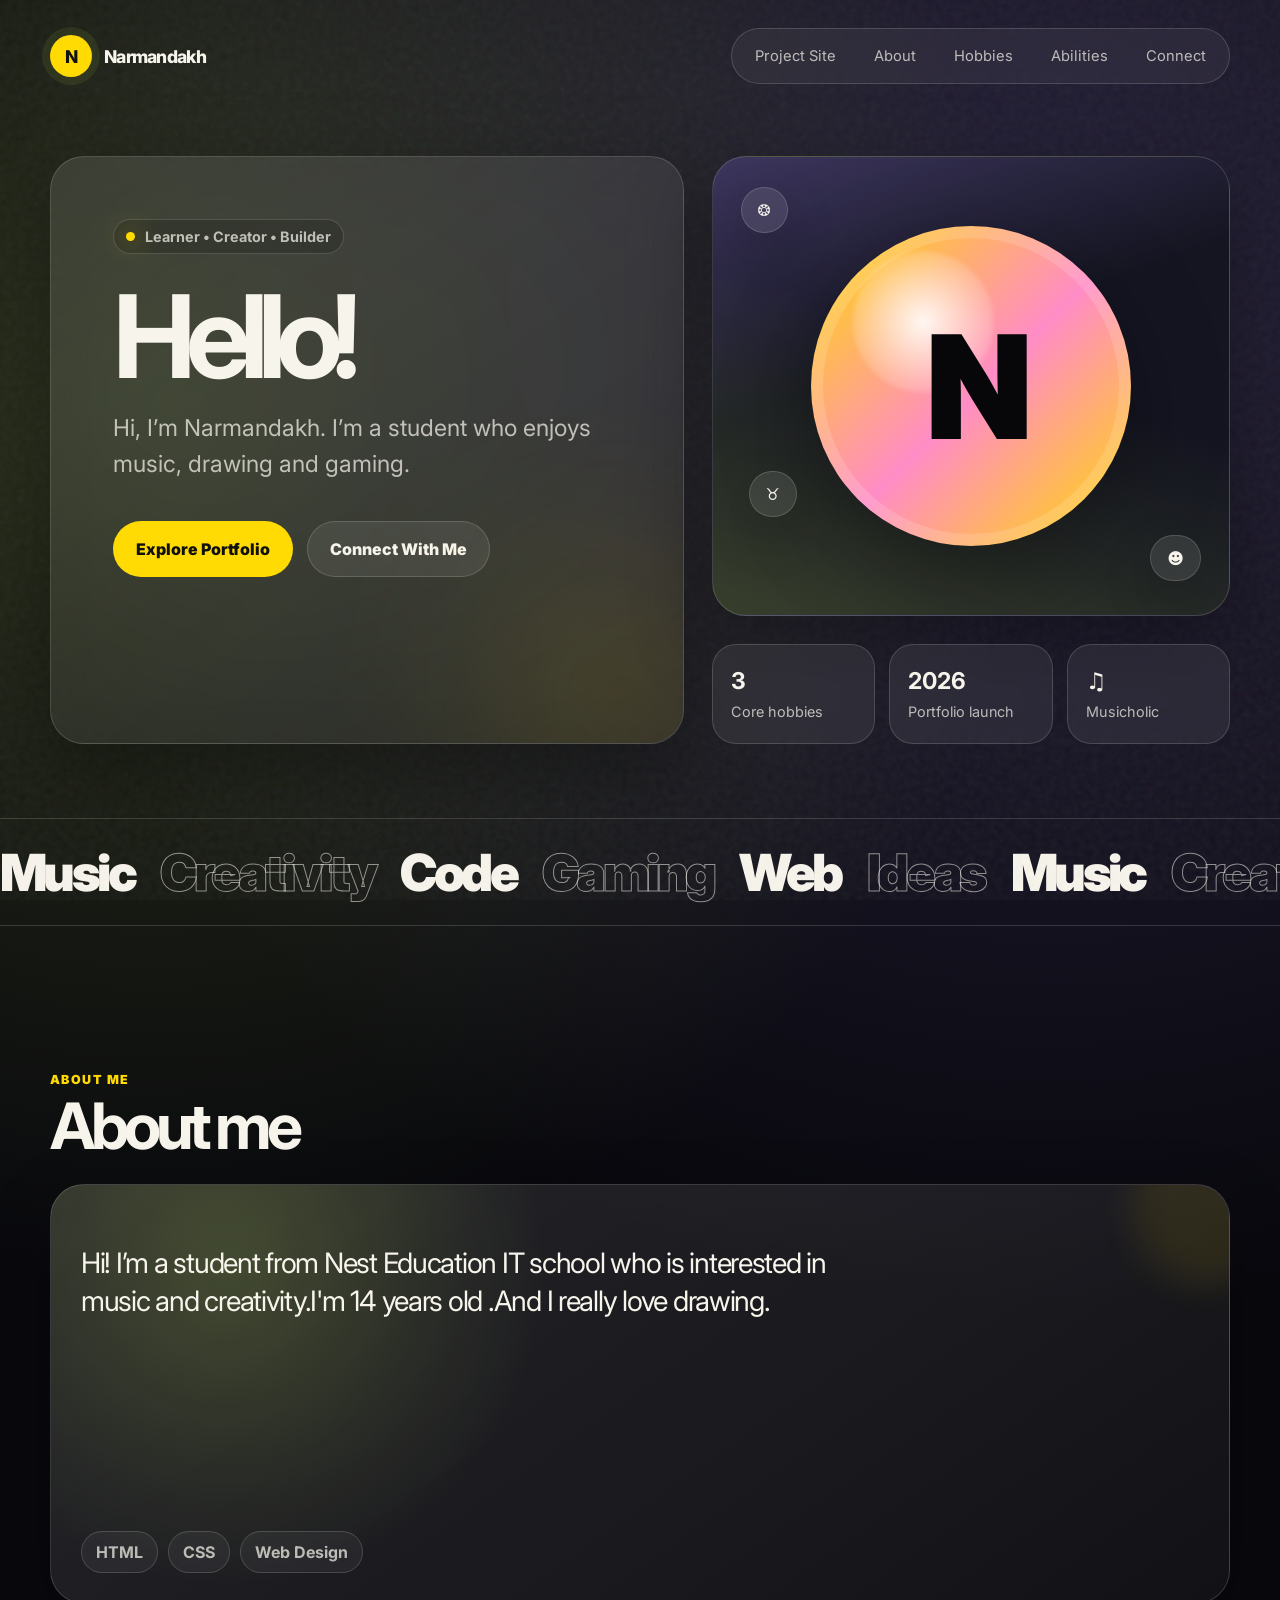
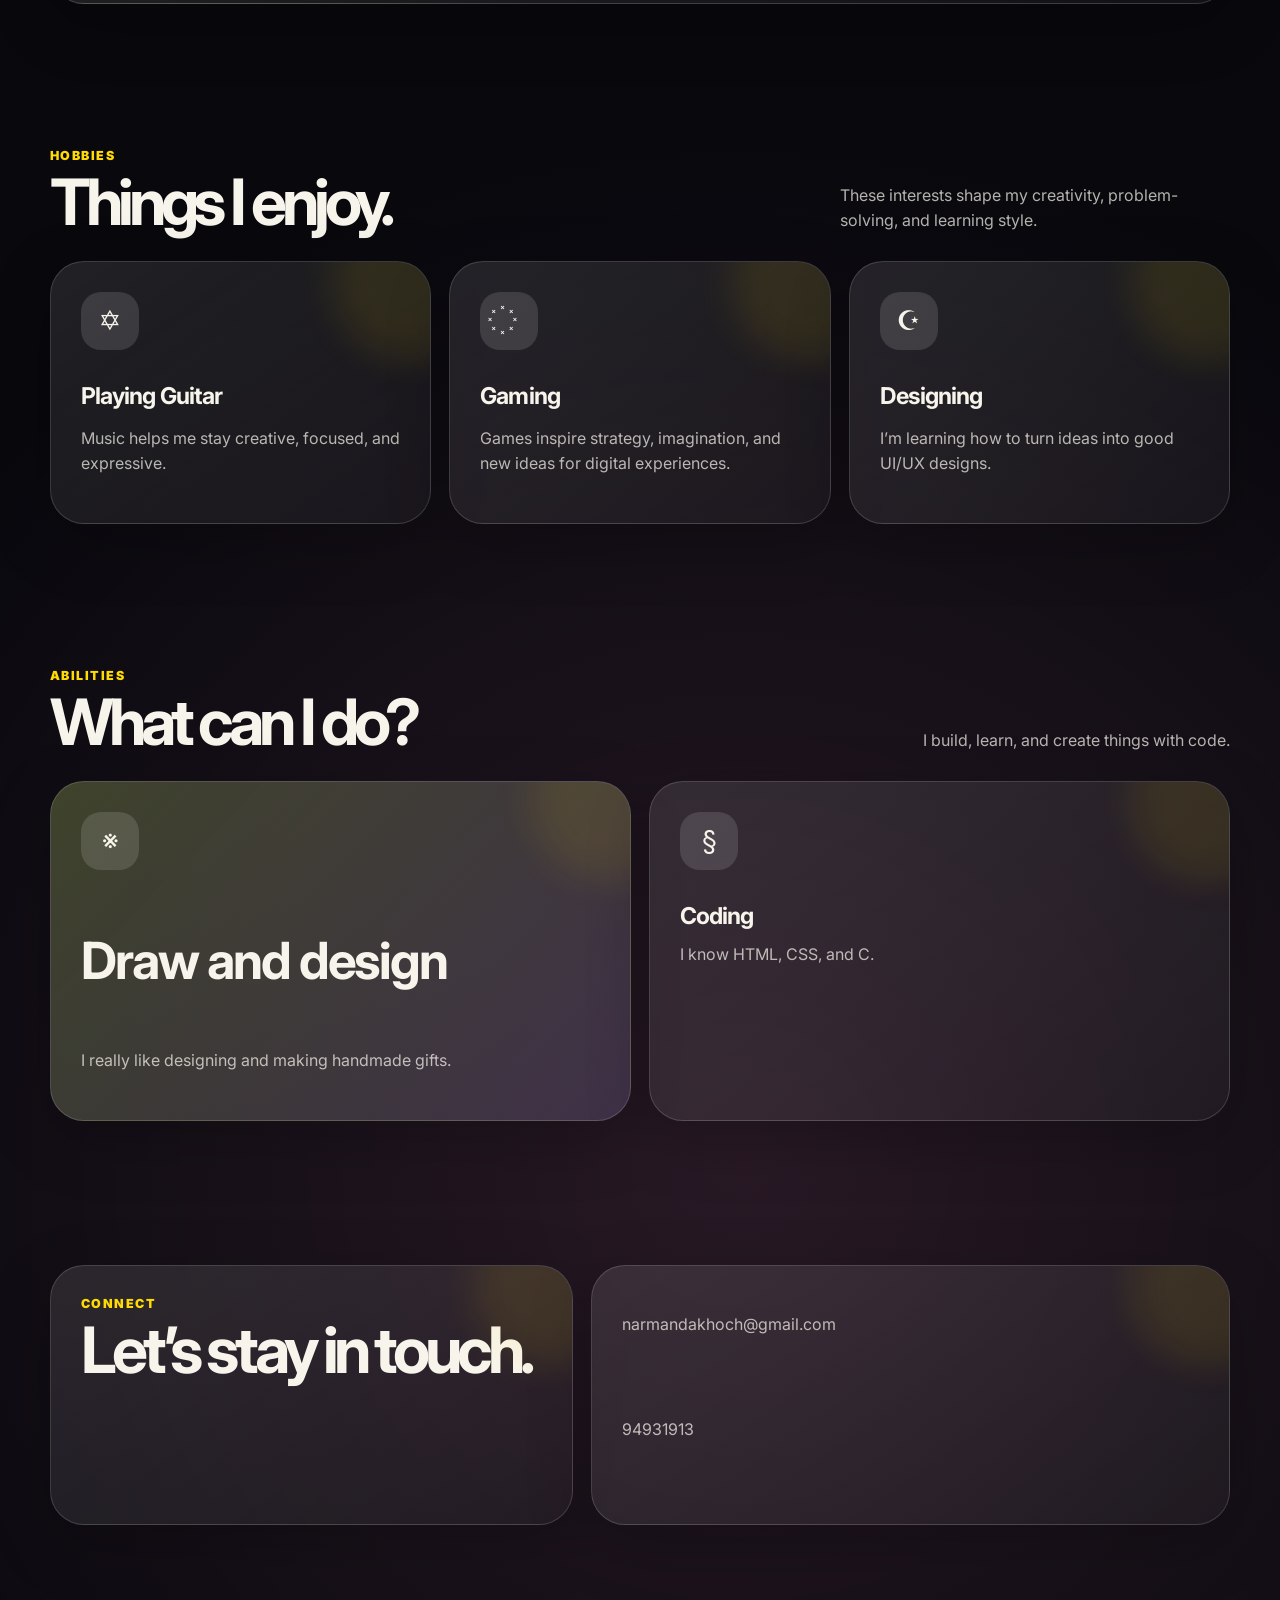
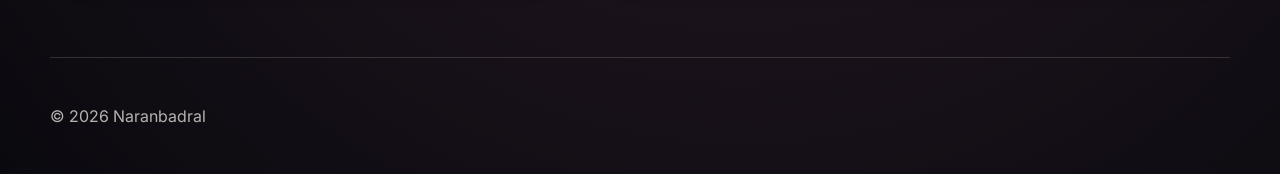
<file: narka.html>
<!DOCTYPE html>
<html lang="en">
<head>
  <meta charset="UTF-8" />
  <meta name="viewport" content="width=device-width, initial-scale=1.0" />
  <title>Narmandakh — Personal Portfolio</title>
  <meta name="description" content="Personal portfolio website for Narmandakh — student, creative learner, future developer." />
  <link rel="preconnect" href="https://fonts.googleapis.com">
  <link rel="preconnect" href="https://fonts.gstatic.com" crossorigin>
  <link href="https://fonts.googleapis.com/css2?family=Inter:wght@400;500;600;700;800;900&display=swap" rel="stylesheet">
  <style>
    :root {
      --bg: #08080d;
      --bg-soft: #10111b;
      --card: rgba(255,255,255,0.08);
      --card-strong: rgba(255,255,255,0.13);
      --text: #f7f4ec;
      --muted: rgba(247,244,236,0.72);
      --line: rgba(247,244,236,0.16);
      --accent: #ffda03;
      --accent-2: #ffda03;
      --accent-3: #ff8cc6;
      --shadow: 0 24px 80px rgba(0,0,0,0.35);
      --radius-xl: 34px;
      --radius-lg: 24px;
      --radius-md: 16px;
    }

    * { box-sizing: border-box; }
    html { scroll-behavior: smooth; }
    body {
      margin: 0;
      font-family: Inter, system-ui, -apple-system, BlinkMacSystemFont, "Segoe UI", sans-serif;
      background:
        radial-gradient(circle at 12% 12%, rgba(215,255,95,0.16), transparent 28%),
        radial-gradient(circle at 82% 8%, rgba(168,140,255,0.18), transparent 32%),
        radial-gradient(circle at 58% 82%, rgba(255,140,198,0.13), transparent 36%),
        var(--bg);
      color: var(--text);
      overflow-x: hidden;
    }

    a { color: inherit; text-decoration: none; }

    .noise {
      position: fixed;
      inset: 0;
      pointer-events: none;
      opacity: 0.06;
      background-image: url("data:image/svg+xml,%3Csvg viewBox='0 0 200 200' xmlns='http://www.w3.org/2000/svg'%3E%3Cfilter id='noiseFilter'%3E%3CfeTurbulence type='fractalNoise' baseFrequency='0.65' numOctaves='3' stitchTiles='stitch'/%3E%3C/filter%3E%3Crect width='100%25' height='100%25' filter='url(%23noiseFilter)'/%3E%3C/svg%3E");
      z-index: 0;
    }

    .page {
      position: relative;
      z-index: 1;
      width: min(1180px, calc(100% - 36px));
      margin: 0 auto;
    }

    .nav {
      display: flex;
      justify-content: space-between;
      align-items: center;
      padding: 28px 0;
    }

    .brand {
      display: inline-flex;
      gap: 12px;
      align-items: center;
      font-weight: 800;
      letter-spacing: -0.04em;
      font-size: 1.1rem;
    }

    .brand-mark {
      width: 42px;
      height: 42px;
      border-radius: 50%;
      display: grid;
      place-items: center;
      background: var(--accent-2);
      color: #111;
      box-shadow: 0 0 0 8px rgba(215,255,95,0.08);
    }

    .nav-links {
      display: flex;
      align-items: center;
      gap: 8px;
      padding: 8px;
      border: 1px solid var(--line);
      border-radius: 999px;
      background: rgba(255,255,255,0.05);
      backdrop-filter: blur(18px);
    }

    .nav-links a {
      padding: 10px 15px;
      color: var(--muted);
      font-size: 0.92rem;
      border-radius: 999px;
      transition: 180ms ease;
    }

    .nav-links a:hover { color: var(--text); background: rgba(255,255,255,0.08); }

    .cta-small {
      display: inline-flex;
      align-items: center;
      gap: 8px;
      padding: 13px 18px;
      border-radius: 999px;
      background: var(--text);
      color: #111;
      font-weight: 800;
      box-shadow: var(--shadow);
      transition: 180ms ease;
    }

    .cta-small:hover { transform: translateY(-2px); }

    .hero {
      display: grid;
      grid-template-columns: 1.1fr 0.9fr;
      gap: 28px;
      align-items: stretch;
      min-height: 660px;
      padding: 44px 0 74px;
    }

    .hero-copy {
      border: 1px solid var(--line);
      border-radius: var(--radius-xl);
      padding: clamp(30px, 5vw, 62px);
      background: linear-gradient(145deg, rgba(255,255,255,0.11), rgba(255,255,255,0.035));
      box-shadow: var(--shadow);
      backdrop-filter: blur(18px);
      display: flex;
      flex-direction: column;
      justify-content: space-between;
      min-height: 100%;
      overflow: hidden;
      position: relative;
    }

    .hero-copy::after {
      content: "";
      position: absolute;
      width: 260px;
      height: 260px;
      background: var(--accent-2);
      filter: blur(90px);
      opacity: 0.12;
      right: -70px;
      bottom: -80px;
    }

    .eyebrow {
      display: inline-flex;
      align-items: center;
      gap: 10px;
      width: fit-content;
      padding: 8px 12px;
      border: 1px solid var(--line);
      border-radius: 999px;
      color: var(--muted);
      font-weight: 700;
      font-size: 0.9rem;
      background: rgba(0,0,0,0.16);
    }

    .dot { width: 9px; height: 9px; border-radius: 50%; background: var(--accent); box-shadow: 0 0 26px var(--accent); }

    h1 {
      font-size: clamp(3.4rem, 9vw, 8.6rem);
      line-height: 0.88;
      letter-spacing: -0.09em;
      margin: 32px 0 24px;
      max-width: 850px;
    }

    .lead {
      font-size: clamp(1.06rem, 2vw, 1.45rem);
      line-height: 1.55;
      color: var(--muted);
      max-width: 680px;
      margin: 0;
    }

    .hero-actions { display: flex; gap: 14px; flex-wrap: wrap; margin-top: 38px; }

    .button {
      display: inline-flex;
      align-items: center;
      justify-content: center;
      gap: 10px;
      min-height: 56px;
      padding: 0 22px;
      border-radius: 999px;
      font-weight: 850;
      border: 1px solid var(--line);
      transition: 180ms ease;
    }

    .button.primary { background: var(--accent); color: #10110c; border-color: transparent; }
    .button.secondary { background: rgba(255,255,255,0.08); color: var(--text); }
    .button:hover { transform: translateY(-2px); }

    .hero-panel {
      display: grid;
      grid-template-rows: 1fr auto;
      gap: 28px;
    }

    .portrait-card {
      min-height: 460px;
      border-radius: var(--radius-xl);
      border: 1px solid var(--line);
      overflow: hidden;
      position: relative;
      background:
        linear-gradient(160deg, rgba(168,140,255,0.28), transparent 42%),
        linear-gradient(20deg, rgba(215,255,95,0.18), transparent 55%),
        #141521;
      box-shadow: var(--shadow);
      display: grid;
      place-items: center;
    }

    .avatar-orb {
      width: min(72%, 320px);
      aspect-ratio: 1;
      border-radius: 50%;
      display: grid;
      place-items: center;
      background:
        radial-gradient(circle at 35% 30%, rgba(255,255,255,0.9), rgba(255,255,255,0.18) 22%, transparent 24%),
        linear-gradient(135deg, var(--accent-2), var(--accent-3) 52%, var(--accent));
      color: #07070a;
      font-size: clamp(5rem, 12vw, 9rem);
      font-weight: 950;
      letter-spacing: -0.12em;
      box-shadow: 0 28px 90px rgba(0,0,0,0.35), inset 0 0 0 12px rgba(255,255,255,0.14);
    }

    .floating-tag {
      position: absolute;
      padding: 12px 16px;
      border-radius: 999px;
      background: rgba(255,255,255,0.10);
      border: 1px solid var(--line);
      color: var(--text);
      backdrop-filter: blur(16px);
      font-weight: 800;
      box-shadow: 0 18px 50px rgba(0,0,0,0.22);
    }

    .tag-1 { left: 28px; top: 30px; }
    .tag-2 { right: 28px; bottom: 34px; }
    .tag-3 { left: 36px; bottom: 98px; }

    .mini-stats {
      display: grid;
      grid-template-columns: repeat(3, 1fr);
      gap: 14px;
    }

    .stat {
      border: 1px solid var(--line);
      border-radius: var(--radius-lg);
      padding: 22px 18px;
      background: rgba(255,255,255,0.07);
      backdrop-filter: blur(14px);
    }

    .stat strong { display: block; font-size: 1.45rem; margin-bottom: 6px; }
    .stat span { color: var(--muted); font-size: 0.9rem; }

    .marquee {
      overflow: hidden;
      border-block: 1px solid var(--line);
      padding: 22px 0;
      margin-bottom: 74px;
      color: var(--text);
      white-space: nowrap;
    }

    .marquee-track {
      display: inline-flex;
      gap: 26px;
      animation: scroll 18s linear infinite;
      font-size: clamp(1.8rem, 4vw, 4rem);
      font-weight: 950;
      letter-spacing: -0.07em;
    }

    .marquee span:nth-child(even) { color: transparent; -webkit-text-stroke: 1px rgba(247,244,236,0.55); }

    @keyframes scroll {
      from { transform: translateX(0); }
      to { transform: translateX(-50%); }
    }

    .section { padding: 72px 0; }

    .section-head {
      display: flex;
      justify-content: space-between;
      gap: 24px;
      align-items: end;
      margin-bottom: 28px;
    }

    .section-kicker { color: var(--accent-2); font-weight: 900; text-transform: uppercase; letter-spacing: 0.12em; font-size: 0.78rem; }
    h2 { margin: 8px 0 0; font-size: clamp(2.4rem, 5vw, 5.2rem); line-height: 0.96; letter-spacing: -0.08em; }
    .section-head p { margin: 0; color: var(--muted); max-width: 390px; line-height: 1.55; }

    .grid-3 { display: grid; grid-template-columns: repeat(3, 1fr); gap: 18px; }
    .grid-2 { display: grid; grid-template-columns: repeat(2, 1fr); gap: 18px; }

    .card {
      border: 1px solid var(--line);
      border-radius: var(--radius-xl);
      padding: 30px;
      background: linear-gradient(145deg, rgba(255,255,255,0.105), rgba(255,255,255,0.04));
      min-height: 260px;
      box-shadow: 0 18px 64px rgba(0,0,0,0.22);
      transition: 200ms ease;
      position: relative;
      overflow: hidden;
    }

    .card:hover { transform: translateY(-6px); border-color: rgba(215,255,95,0.38); }

    .card::before {
      content: "";
      position: absolute;
      width: 160px;
      height: 160px;
      border-radius: 50%;
      right: -60px;
      top: -60px;
      background: var(--accent-2);
      opacity: 0.09;
      filter: blur(18px);
    }

    .card-icon {
      width: 58px;
      height: 58px;
      border-radius: 20px;
      display: grid;
      place-items: center;
      background: var(--card-strong);
      font-size: 1.7rem;
      margin-bottom: 32px;
    }

    .card h3 { font-size: 1.45rem; margin: 0 0 12px; letter-spacing: -0.04em; }
    .card p, .card li { color: var(--muted); line-height: 1.6; }
    .card ul { list-style: none; padding: 0; margin: 0; display: grid; gap: 12px; }

    .about-large {
      min-height: 420px;
      display: flex;
      flex-direction: column;
      justify-content: space-between;
      background:
        radial-gradient(circle at 15% 20%, rgba(215,255,95,0.18), transparent 30%),
        linear-gradient(145deg, rgba(255,255,255,0.12), rgba(255,255,255,0.04));
    }

    .about-large p { font-size: clamp(1.2rem, 2.2vw, 2rem); line-height: 1.35; color: var(--text); letter-spacing: -0.045em; max-width: 800px; }

    .pill-row { display: flex; flex-wrap: wrap; gap: 10px; margin-top: 28px; }
    .pill { border: 1px solid var(--line); border-radius: 999px; padding: 10px 14px; color: var(--muted); background: rgba(255,255,255,0.05); font-weight: 700; }

    .goal-card {
      min-height: 340px;
      display: flex;
      flex-direction: column;
      justify-content: space-between;
      background:
        linear-gradient(135deg, rgba(215,255,95,0.18), rgba(168,140,255,0.12)),
        rgba(255,255,255,0.06);
    }

    .goal-card h3 { font-size: clamp(2rem, 4vw, 4rem); line-height: 0.95; }

    .connect {
      display: grid;
      grid-template-columns: 0.9fr 1.1fr;
      gap: 18px;
      align-items: stretch;
    }

    .social-list {
      display: grid;
      gap: 12px;
    }

    .social-link {
      display: flex;
      justify-content: space-between;
      align-items: center;
      border: 1px solid var(--line);
      border-radius: 22px;
      padding: 18px 20px;
      background: rgba(255,255,255,0.07);
      color: var(--text);
      font-weight: 850;
      transition: 180ms ease;
    }

    .social-link:hover { transform: translateX(6px); background: rgba(215,255,95,0.13); }

    footer {
      padding: 48px 0;
      color: var(--muted);
      display: flex;
      justify-content: space-between;
      gap: 20px;
      border-top: 1px solid var(--line);
      margin-top: 60px;
      flex-wrap: wrap;
    }

    @media (max-width: 980px) {
      .hero, .connect { grid-template-columns: 1fr; }
      .hero { min-height: auto; }
      .grid-3, .grid-2 { grid-template-columns: 1fr; }
      .section-head { align-items: start; flex-direction: column; }
      .nav-links { display: none; }
      .mini-stats { grid-template-columns: 1fr; }
    }

    @media (max-width: 560px) {
      .page { width: min(100% - 22px, 1180px); }
      .hero-copy, .card { padding: 24px; border-radius: 26px; }
      .portrait-card { min-height: 380px; }
      .floating-tag { font-size: 0.82rem; }
      .hero-actions { flex-direction: column; }
      .button { width: 100%; }
    }
  </style>
</head>
<body>
  <div class="noise" aria-hidden="true"></div>
  <main class="page">
    <nav class="nav" aria-label="Primary navigation">
      <a class="brand" href="#top" aria-label="Narmandakh home">
        <span class="brand-mark">N</span>
        <span>Narmandakh</span>
      </a>
      <div class="nav-links">
        <a href="index.html">Project Site</a>
        <a href="#about">About</a>
        <a href="#hobbies">Hobbies</a>
        <a href="#goals">Abilities</a>
        <a href="#connect">Connect</a>
      </div>
    </nav>

    <section class="hero" id="top">
      <div class="hero-copy">
        <div>
          <div class="eyebrow"><span class="dot"></span> Learner • Creator • Builder</div>
          <h1>Hello!</h1>
          <p class="lead">Hi, I’m Narmandakh. I’m a student who enjoys music, drawing and gaming.</p>
          <div class="hero-actions">
            <a class="button primary" href="#about">Explore Portfolio</a>
            <a class="button secondary" href="#connect">Connect With Me</a>
          </div>
        </div>
      </div>

      <aside class="hero-panel" aria-label="Profile highlights">
        <div class="portrait-card">
          <div class="avatar-orb" aria-label="Narmandakh initials">N</div>
          <span class="floating-tag tag-1">❂</span>
          <span class="floating-tag tag-2">☻</span>
          <span class="floating-tag tag-3">♉︎</span>
        </div>
        <div class="mini-stats">
          <div class="stat"><strong>3</strong><span>Core hobbies</span></div>
          <div class="stat"><strong>2026</strong><span>Portfolio launch</span></div>
          <div class="stat"><strong>♫</strong><span>Musicholic</span></div>
        </div>
      </aside>
    </section>
  </main>

  <div class="marquee" aria-hidden="true">
    <div class="marquee-track">
      <span>Music</span><span>Creativity</span><span>Code</span><span>Gaming</span><span>Web</span><span>Ideas</span>
      <span>Music</span><span>Creativity</span><span>Code</span><span>Gaming</span><span>Web</span><span>Ideas</span>
    </div>
  </div>

  <main class="page">
    <section class="section" id="about">
      <div class="section-head">
        <div>
          <div class="section-kicker">About Me</div>
          <h2>About me</h2>
        </div>
      </div>
      <div class="card about-large">
        <p>Hi! I’m a student from Nest Education IT school who is interested in music and creativity.I'm 14 years old .And I really love drawing.</p>
        <div class="pill-row" aria-label="Skills and interests">
          <span class="pill">HTML</span>
          <span class="pill">CSS</span>
          <span class="pill">Web Design</span>
        </div>
      </div>
    </section>

    <section class="section" id="hobbies">
      <div class="section-head">
        <div>
          <div class="section-kicker">Hobbies</div>
          <h2>Things I enjoy.</h2>
        </div>
        <p>These interests shape my creativity, problem-solving, and learning style.</p>
      </div>
      <div class="grid-3">
        <article class="card">
          <div class="card-icon">✡</div>
          <h3>Playing Guitar</h3>
          <p>Music helps me stay creative, focused, and expressive.</p>
        </article>
        <article class="card">
          <div class="card-icon">꙰</div>
          <h3>Gaming</h3>
          <p>Games inspire strategy, imagination, and new ideas for digital experiences.</p>
        </article>
        <article class="card">
          <div class="card-icon">☪</div>
          <h3>Designing</h3>
          <p>I’m learning how to turn ideas into good UI/UX designs.</p>
        </article>
      </div>
    </section>

    <section class="section" id="goals">
      <div class="section-head">
        <div>
          <div class="section-kicker">Abilities

          </div>
          <h2>What can I do?</h2>
        </div>
        <p>I build, learn, and create things with code.</p>
      </div>
      <div class="grid-2">
        <article class="card goal-card">
          <div class="card-icon">※</div>
          <h3>Draw and design</h3>
          <p>I really like designing and making handmade gifts.</p>
        </article>
        <article class="card">
          <div class="card-icon">§</div>
          <h3>Coding</h3>
          <ul>
            <li>I know HTML, CSS, and C.</li>
          </ul>
        </article>
      </div>
    </section>

    <section class="section connect" id="connect">
      <div class="card">
        <div class="section-kicker">Connect</div>
        <h2>Let’s stay in touch.</h2>
      </div>
      <div class="card social-list" aria-label="Social links">
        <p>narmandakhoch@gmail.com</p>
        <p>94931913</p>
      </div>
    </section>

    <footer>
      <span>© 2026 Naranbadral</span>
    </footer>
  </main>
</body>
</html>
</file>
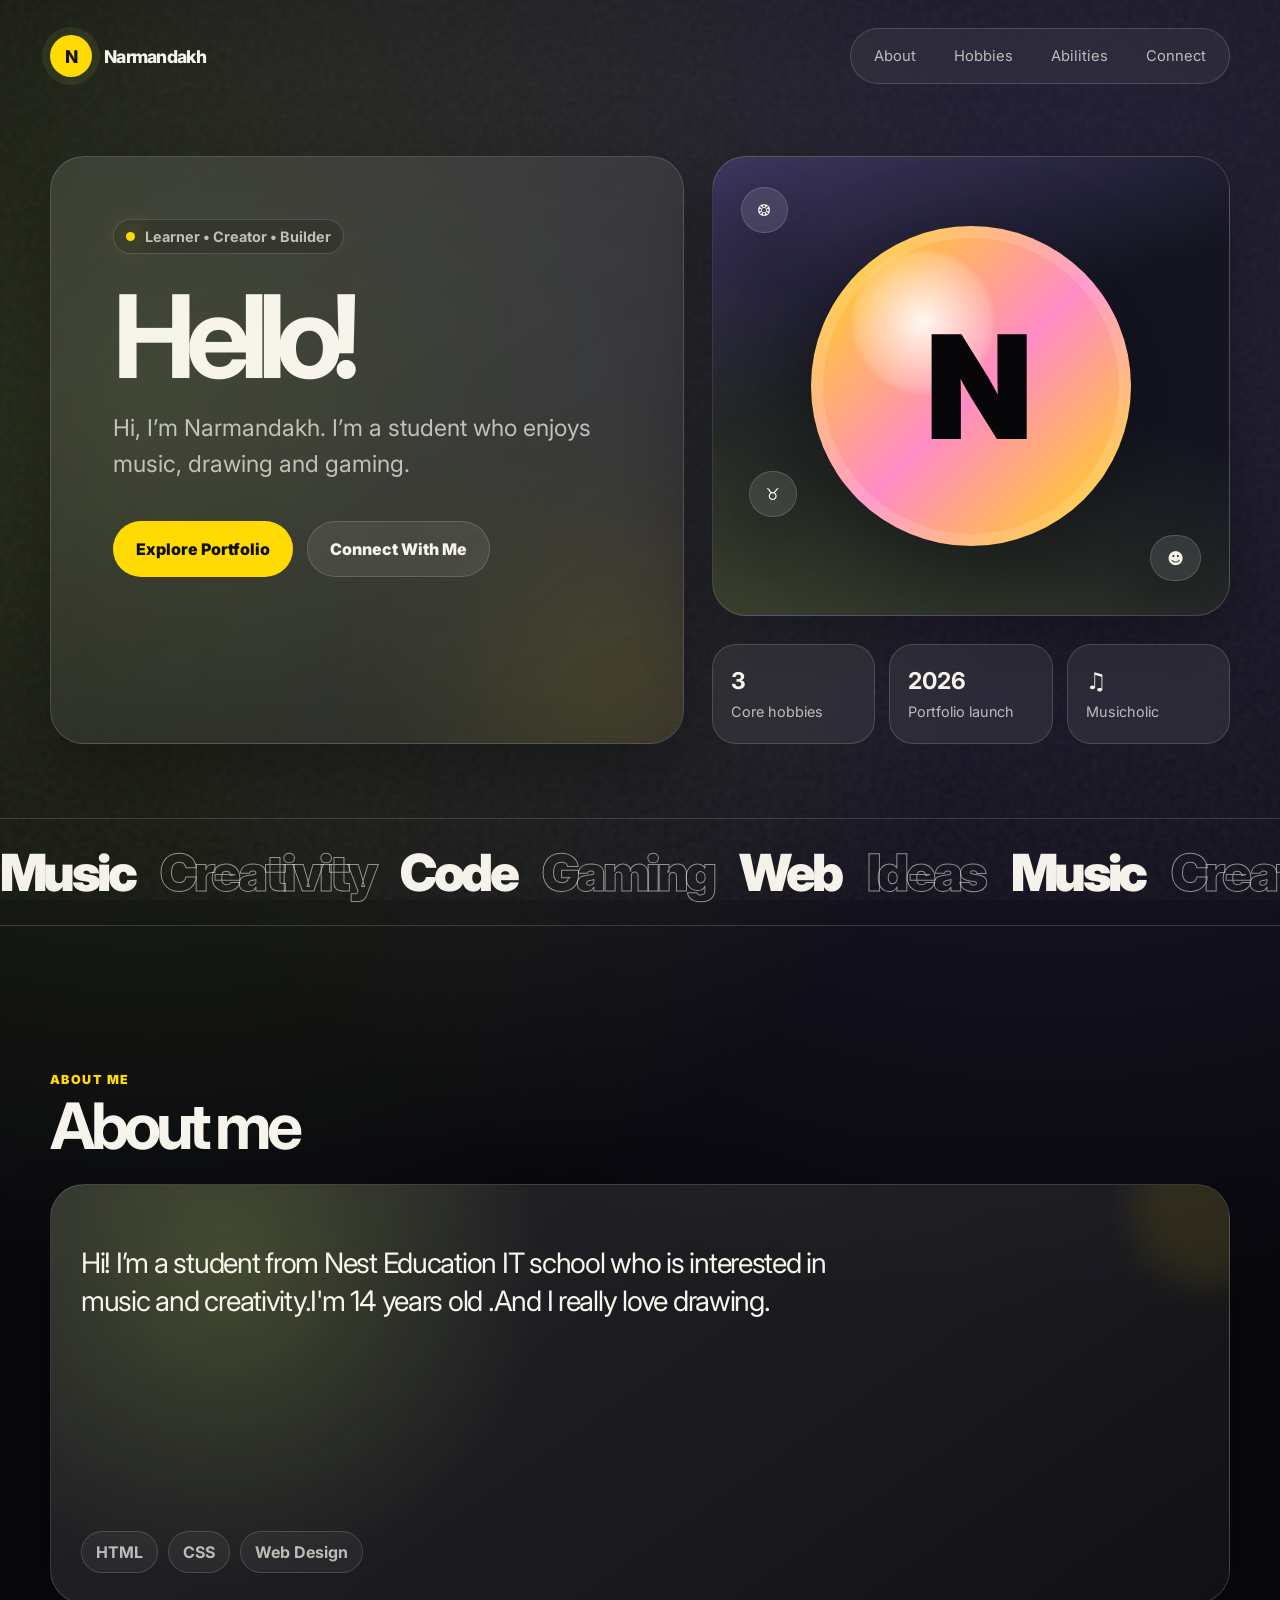
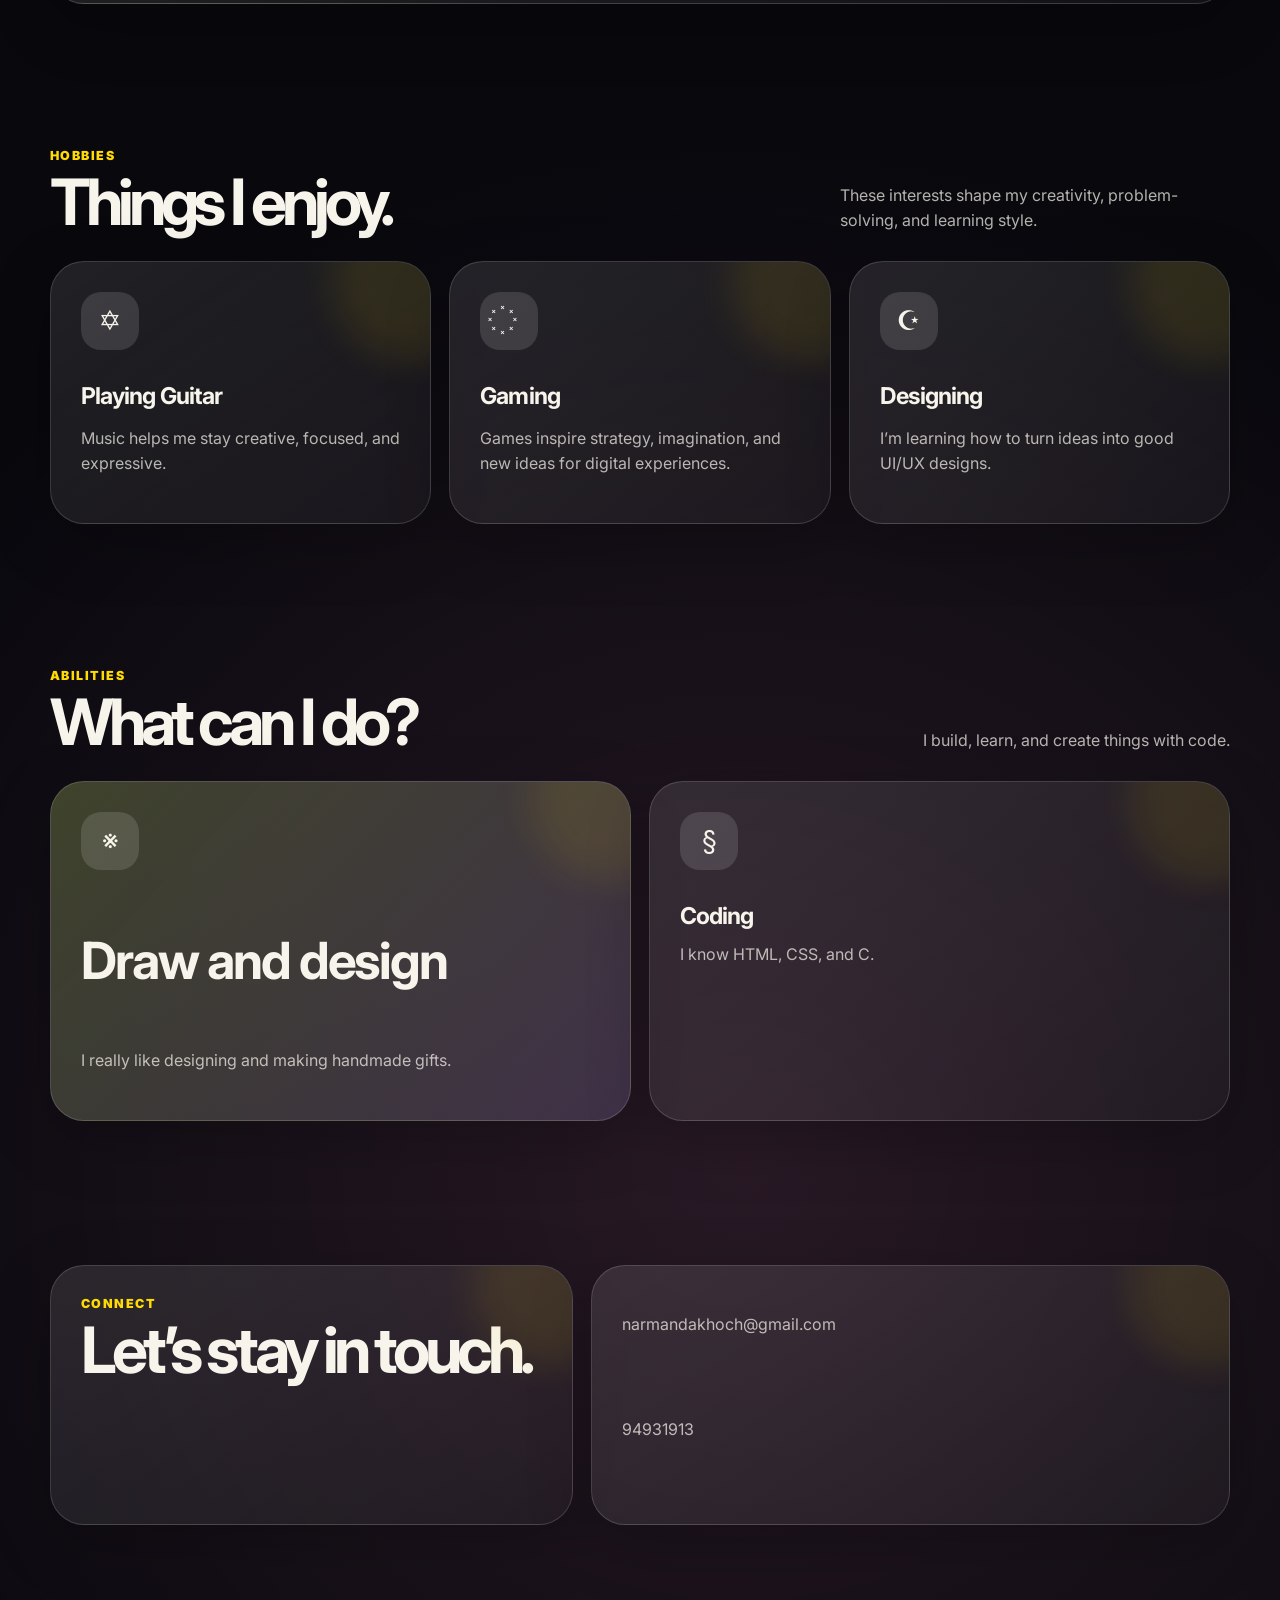
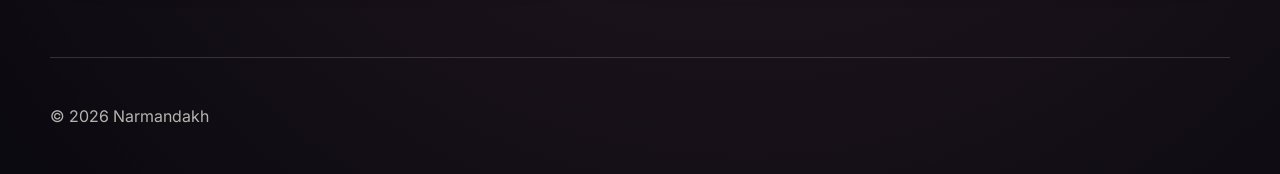
<file: Narmandakh (1).html>
<!DOCTYPE html>
<html lang="en">
<head>
  <meta charset="UTF-8" />
  <meta name="viewport" content="width=device-width, initial-scale=1.0" />
  <title>Narmandakh — Personal Portfolio</title>
  <meta name="description" content="Personal portfolio website for Narmandakh — student, creative learner, future developer." />
  <link rel="preconnect" href="https://fonts.googleapis.com">
  <link rel="preconnect" href="https://fonts.gstatic.com" crossorigin>
  <link href="https://fonts.googleapis.com/css2?family=Inter:wght@400;500;600;700;800;900&display=swap" rel="stylesheet">
  <style>
    :root {
      --bg: #08080d;
      --bg-soft: #10111b;
      --card: rgba(255,255,255,0.08);
      --card-strong: rgba(255,255,255,0.13);
      --text: #f7f4ec;
      --muted: rgba(247,244,236,0.72);
      --line: rgba(247,244,236,0.16);
      --accent: #ffda03;
      --accent-2: #ffda03;
      --accent-3: #ff8cc6;
      --shadow: 0 24px 80px rgba(0,0,0,0.35);
      --radius-xl: 34px;
      --radius-lg: 24px;
      --radius-md: 16px;
    }

    * { box-sizing: border-box; }
    html { scroll-behavior: smooth; }
    body {
      margin: 0;
      font-family: Inter, system-ui, -apple-system, BlinkMacSystemFont, "Segoe UI", sans-serif;
      background:
        radial-gradient(circle at 12% 12%, rgba(215,255,95,0.16), transparent 28%),
        radial-gradient(circle at 82% 8%, rgba(168,140,255,0.18), transparent 32%),
        radial-gradient(circle at 58% 82%, rgba(255,140,198,0.13), transparent 36%),
        var(--bg);
      color: var(--text);
      overflow-x: hidden;
    }

    a { color: inherit; text-decoration: none; }

    .noise {
      position: fixed;
      inset: 0;
      pointer-events: none;
      opacity: 0.06;
      background-image: url("data:image/svg+xml,%3Csvg viewBox='0 0 200 200' xmlns='http://www.w3.org/2000/svg'%3E%3Cfilter id='noiseFilter'%3E%3CfeTurbulence type='fractalNoise' baseFrequency='0.65' numOctaves='3' stitchTiles='stitch'/%3E%3C/filter%3E%3Crect width='100%25' height='100%25' filter='url(%23noiseFilter)'/%3E%3C/svg%3E");
      z-index: 0;
    }

    .page {
      position: relative;
      z-index: 1;
      width: min(1180px, calc(100% - 36px));
      margin: 0 auto;
    }

    .nav {
      display: flex;
      justify-content: space-between;
      align-items: center;
      padding: 28px 0;
    }

    .brand {
      display: inline-flex;
      gap: 12px;
      align-items: center;
      font-weight: 800;
      letter-spacing: -0.04em;
      font-size: 1.1rem;
    }

    .brand-mark {
      width: 42px;
      height: 42px;
      border-radius: 50%;
      display: grid;
      place-items: center;
      background: var(--accent-2);
      color: #111;
      box-shadow: 0 0 0 8px rgba(215,255,95,0.08);
    }

    .nav-links {
      display: flex;
      align-items: center;
      gap: 8px;
      padding: 8px;
      border: 1px solid var(--line);
      border-radius: 999px;
      background: rgba(255,255,255,0.05);
      backdrop-filter: blur(18px);
    }

    .nav-links a {
      padding: 10px 15px;
      color: var(--muted);
      font-size: 0.92rem;
      border-radius: 999px;
      transition: 180ms ease;
    }

    .nav-links a:hover { color: var(--text); background: rgba(255,255,255,0.08); }

    .cta-small {
      display: inline-flex;
      align-items: center;
      gap: 8px;
      padding: 13px 18px;
      border-radius: 999px;
      background: var(--text);
      color: #111;
      font-weight: 800;
      box-shadow: var(--shadow);
      transition: 180ms ease;
    }

    .cta-small:hover { transform: translateY(-2px); }

    .hero {
      display: grid;
      grid-template-columns: 1.1fr 0.9fr;
      gap: 28px;
      align-items: stretch;
      min-height: 660px;
      padding: 44px 0 74px;
    }

    .hero-copy {
      border: 1px solid var(--line);
      border-radius: var(--radius-xl);
      padding: clamp(30px, 5vw, 62px);
      background: linear-gradient(145deg, rgba(255,255,255,0.11), rgba(255,255,255,0.035));
      box-shadow: var(--shadow);
      backdrop-filter: blur(18px);
      display: flex;
      flex-direction: column;
      justify-content: space-between;
      min-height: 100%;
      overflow: hidden;
      position: relative;
    }

    .hero-copy::after {
      content: "";
      position: absolute;
      width: 260px;
      height: 260px;
      background: var(--accent-2);
      filter: blur(90px);
      opacity: 0.12;
      right: -70px;
      bottom: -80px;
    }

    .eyebrow {
      display: inline-flex;
      align-items: center;
      gap: 10px;
      width: fit-content;
      padding: 8px 12px;
      border: 1px solid var(--line);
      border-radius: 999px;
      color: var(--muted);
      font-weight: 700;
      font-size: 0.9rem;
      background: rgba(0,0,0,0.16);
    }

    .dot { width: 9px; height: 9px; border-radius: 50%; background: var(--accent); box-shadow: 0 0 26px var(--accent); }

    h1 {
      font-size: clamp(3.4rem, 9vw, 8.6rem);
      line-height: 0.88;
      letter-spacing: -0.09em;
      margin: 32px 0 24px;
      max-width: 850px;
    }

    .lead {
      font-size: clamp(1.06rem, 2vw, 1.45rem);
      line-height: 1.55;
      color: var(--muted);
      max-width: 680px;
      margin: 0;
    }

    .hero-actions { display: flex; gap: 14px; flex-wrap: wrap; margin-top: 38px; }

    .button {
      display: inline-flex;
      align-items: center;
      justify-content: center;
      gap: 10px;
      min-height: 56px;
      padding: 0 22px;
      border-radius: 999px;
      font-weight: 850;
      border: 1px solid var(--line);
      transition: 180ms ease;
    }

    .button.primary { background: var(--accent); color: #10110c; border-color: transparent; }
    .button.secondary { background: rgba(255,255,255,0.08); color: var(--text); }
    .button:hover { transform: translateY(-2px); }

    .hero-panel {
      display: grid;
      grid-template-rows: 1fr auto;
      gap: 28px;
    }

    .portrait-card {
      min-height: 460px;
      border-radius: var(--radius-xl);
      border: 1px solid var(--line);
      overflow: hidden;
      position: relative;
      background:
        linear-gradient(160deg, rgba(168,140,255,0.28), transparent 42%),
        linear-gradient(20deg, rgba(215,255,95,0.18), transparent 55%),
        #141521;
      box-shadow: var(--shadow);
      display: grid;
      place-items: center;
    }

    .avatar-orb {
      width: min(72%, 320px);
      aspect-ratio: 1;
      border-radius: 50%;
      display: grid;
      place-items: center;
      background:
        radial-gradient(circle at 35% 30%, rgba(255,255,255,0.9), rgba(255,255,255,0.18) 22%, transparent 24%),
        linear-gradient(135deg, var(--accent-2), var(--accent-3) 52%, var(--accent));
      color: #07070a;
      font-size: clamp(5rem, 12vw, 9rem);
      font-weight: 950;
      letter-spacing: -0.12em;
      box-shadow: 0 28px 90px rgba(0,0,0,0.35), inset 0 0 0 12px rgba(255,255,255,0.14);
    }

    .floating-tag {
      position: absolute;
      padding: 12px 16px;
      border-radius: 999px;
      background: rgba(255,255,255,0.10);
      border: 1px solid var(--line);
      color: var(--text);
      backdrop-filter: blur(16px);
      font-weight: 800;
      box-shadow: 0 18px 50px rgba(0,0,0,0.22);
    }

    .tag-1 { left: 28px; top: 30px; }
    .tag-2 { right: 28px; bottom: 34px; }
    .tag-3 { left: 36px; bottom: 98px; }

    .mini-stats {
      display: grid;
      grid-template-columns: repeat(3, 1fr);
      gap: 14px;
    }

    .stat {
      border: 1px solid var(--line);
      border-radius: var(--radius-lg);
      padding: 22px 18px;
      background: rgba(255,255,255,0.07);
      backdrop-filter: blur(14px);
    }

    .stat strong { display: block; font-size: 1.45rem; margin-bottom: 6px; }
    .stat span { color: var(--muted); font-size: 0.9rem; }

    .marquee {
      overflow: hidden;
      border-block: 1px solid var(--line);
      padding: 22px 0;
      margin-bottom: 74px;
      color: var(--text);
      white-space: nowrap;
    }

    .marquee-track {
      display: inline-flex;
      gap: 26px;
      animation: scroll 18s linear infinite;
      font-size: clamp(1.8rem, 4vw, 4rem);
      font-weight: 950;
      letter-spacing: -0.07em;
    }

    .marquee span:nth-child(even) { color: transparent; -webkit-text-stroke: 1px rgba(247,244,236,0.55); }

    @keyframes scroll {
      from { transform: translateX(0); }
      to { transform: translateX(-50%); }
    }

    .section { padding: 72px 0; }

    .section-head {
      display: flex;
      justify-content: space-between;
      gap: 24px;
      align-items: end;
      margin-bottom: 28px;
    }

    .section-kicker { color: var(--accent-2); font-weight: 900; text-transform: uppercase; letter-spacing: 0.12em; font-size: 0.78rem; }
    h2 { margin: 8px 0 0; font-size: clamp(2.4rem, 5vw, 5.2rem); line-height: 0.96; letter-spacing: -0.08em; }
    .section-head p { margin: 0; color: var(--muted); max-width: 390px; line-height: 1.55; }

    .grid-3 { display: grid; grid-template-columns: repeat(3, 1fr); gap: 18px; }
    .grid-2 { display: grid; grid-template-columns: repeat(2, 1fr); gap: 18px; }

    .card {
      border: 1px solid var(--line);
      border-radius: var(--radius-xl);
      padding: 30px;
      background: linear-gradient(145deg, rgba(255,255,255,0.105), rgba(255,255,255,0.04));
      min-height: 260px;
      box-shadow: 0 18px 64px rgba(0,0,0,0.22);
      transition: 200ms ease;
      position: relative;
      overflow: hidden;
    }

    .card:hover { transform: translateY(-6px); border-color: rgba(215,255,95,0.38); }

    .card::before {
      content: "";
      position: absolute;
      width: 160px;
      height: 160px;
      border-radius: 50%;
      right: -60px;
      top: -60px;
      background: var(--accent-2);
      opacity: 0.09;
      filter: blur(18px);
    }

    .card-icon {
      width: 58px;
      height: 58px;
      border-radius: 20px;
      display: grid;
      place-items: center;
      background: var(--card-strong);
      font-size: 1.7rem;
      margin-bottom: 32px;
    }

    .card h3 { font-size: 1.45rem; margin: 0 0 12px; letter-spacing: -0.04em; }
    .card p, .card li { color: var(--muted); line-height: 1.6; }
    .card ul { list-style: none; padding: 0; margin: 0; display: grid; gap: 12px; }

    .about-large {
      min-height: 420px;
      display: flex;
      flex-direction: column;
      justify-content: space-between;
      background:
        radial-gradient(circle at 15% 20%, rgba(215,255,95,0.18), transparent 30%),
        linear-gradient(145deg, rgba(255,255,255,0.12), rgba(255,255,255,0.04));
    }

    .about-large p { font-size: clamp(1.2rem, 2.2vw, 2rem); line-height: 1.35; color: var(--text); letter-spacing: -0.045em; max-width: 800px; }

    .pill-row { display: flex; flex-wrap: wrap; gap: 10px; margin-top: 28px; }
    .pill { border: 1px solid var(--line); border-radius: 999px; padding: 10px 14px; color: var(--muted); background: rgba(255,255,255,0.05); font-weight: 700; }

    .goal-card {
      min-height: 340px;
      display: flex;
      flex-direction: column;
      justify-content: space-between;
      background:
        linear-gradient(135deg, rgba(215,255,95,0.18), rgba(168,140,255,0.12)),
        rgba(255,255,255,0.06);
    }

    .goal-card h3 { font-size: clamp(2rem, 4vw, 4rem); line-height: 0.95; }

    .connect {
      display: grid;
      grid-template-columns: 0.9fr 1.1fr;
      gap: 18px;
      align-items: stretch;
    }

    .social-list {
      display: grid;
      gap: 12px;
    }

    .social-link {
      display: flex;
      justify-content: space-between;
      align-items: center;
      border: 1px solid var(--line);
      border-radius: 22px;
      padding: 18px 20px;
      background: rgba(255,255,255,0.07);
      color: var(--text);
      font-weight: 850;
      transition: 180ms ease;
    }

    .social-link:hover { transform: translateX(6px); background: rgba(215,255,95,0.13); }

    footer {
      padding: 48px 0;
      color: var(--muted);
      display: flex;
      justify-content: space-between;
      gap: 20px;
      border-top: 1px solid var(--line);
      margin-top: 60px;
      flex-wrap: wrap;
    }

    @media (max-width: 980px) {
      .hero, .connect { grid-template-columns: 1fr; }
      .hero { min-height: auto; }
      .grid-3, .grid-2 { grid-template-columns: 1fr; }
      .section-head { align-items: start; flex-direction: column; }
      .nav-links { display: none; }
      .mini-stats { grid-template-columns: 1fr; }
    }

    @media (max-width: 560px) {
      .page { width: min(100% - 22px, 1180px); }
      .hero-copy, .card { padding: 24px; border-radius: 26px; }
      .portrait-card { min-height: 380px; }
      .floating-tag { font-size: 0.82rem; }
      .hero-actions { flex-direction: column; }
      .button { width: 100%; }
    }
  </style>
</head>
<body>
  <div class="noise" aria-hidden="true"></div>
  <main class="page">
    <nav class="nav" aria-label="Primary navigation">
      <a class="brand" href="#top" aria-label="Narmandakh home">
        <span class="brand-mark">N</span>
        <span>Narmandakh</span>
      </a>
      <div class="nav-links">
        <a href="#about">About</a>
        <a href="#hobbies">Hobbies</a>
        <a href="#goals">Abilities</a>
        <a href="#connect">Connect</a>
      </div>
    </nav>

    <section class="hero" id="top">
      <div class="hero-copy">
        <div>
          <div class="eyebrow"><span class="dot"></span> Learner • Creator • Builder</div>
          <h1>Hello!</h1>
          <p class="lead">Hi, I’m Narmandakh. I’m a student who enjoys music, drawing and gaming.</p>
          <div class="hero-actions">
            <a class="button primary" href="#about">Explore Portfolio</a>
            <a class="button secondary" href="#connect">Connect With Me</a>
          </div>
        </div>
      </div>

      <aside class="hero-panel" aria-label="Profile highlights">
        <div class="portrait-card">
          <div class="avatar-orb" aria-label="Narmandakh initials">N</div>
          <span class="floating-tag tag-1">❂</span>
          <span class="floating-tag tag-2">☻</span>
          <span class="floating-tag tag-3">♉︎</span>
        </div>
        <div class="mini-stats">
          <div class="stat"><strong>3</strong><span>Core hobbies</span></div>
          <div class="stat"><strong>2026</strong><span>Portfolio launch</span></div>
          <div class="stat"><strong>♫</strong><span>Musicholic</span></div>
        </div>
      </aside>
    </section>
  </main>

  <div class="marquee" aria-hidden="true">
    <div class="marquee-track">
      <span>Music</span><span>Creativity</span><span>Code</span><span>Gaming</span><span>Web</span><span>Ideas</span>
      <span>Music</span><span>Creativity</span><span>Code</span><span>Gaming</span><span>Web</span><span>Ideas</span>
    </div>
  </div>

  <main class="page">
    <section class="section" id="about">
      <div class="section-head">
        <div>
          <div class="section-kicker">About Me</div>
          <h2>About me</h2>
        </div>
      </div>
      <div class="card about-large">
        <p>Hi! I’m a student from Nest Education IT school who is interested in music and creativity.I'm 14 years old .And I really love drawing.</p>
        <div class="pill-row" aria-label="Skills and interests">
          <span class="pill">HTML</span>
          <span class="pill">CSS</span>
          <span class="pill">Web Design</span>
        </div>
      </div>
    </section>

    <section class="section" id="hobbies">
      <div class="section-head">
        <div>
          <div class="section-kicker">Hobbies</div>
          <h2>Things I enjoy.</h2>
        </div>
        <p>These interests shape my creativity, problem-solving, and learning style.</p>
      </div>
      <div class="grid-3">
        <article class="card">
          <div class="card-icon">✡</div>
          <h3>Playing Guitar</h3>
          <p>Music helps me stay creative, focused, and expressive.</p>
        </article>
        <article class="card">
          <div class="card-icon">꙰</div>
          <h3>Gaming</h3>
          <p>Games inspire strategy, imagination, and new ideas for digital experiences.</p>
        </article>
        <article class="card">
          <div class="card-icon">☪</div>
          <h3>Designing</h3>
          <p>I’m learning how to turn ideas into good UI/UX designs.</p>
        </article>
      </div>
    </section>

    <section class="section" id="goals">
      <div class="section-head">
        <div>
          <div class="section-kicker">Abilities

          </div>
          <h2>What can I do?</h2>
        </div>
        <p>I build, learn, and create things with code.</p>
      </div>
      <div class="grid-2">
        <article class="card goal-card">
          <div class="card-icon">※</div>
          <h3>Draw and design</h3>
          <p>I really like designing and making handmade gifts.</p>
        </article>
        <article class="card">
          <div class="card-icon">§</div>
          <h3>Coding</h3>
          <ul>
            <li>I know HTML, CSS, and C.</li>
          </ul>
        </article>
      </div>
    </section>

    <section class="section connect" id="connect">
      <div class="card">
        <div class="section-kicker">Connect</div>
        <h2>Let’s stay in touch.</h2>
      </div>
      <div class="card social-list" aria-label="Social links">
        <p>narmandakhoch@gmail.com</p>
        <p>94931913</p>
      </div>
    </section>

    <footer>
      <span>© 2026 Narmandakh</span>
    </footer>
  </main>
</body>
</html>
</file>
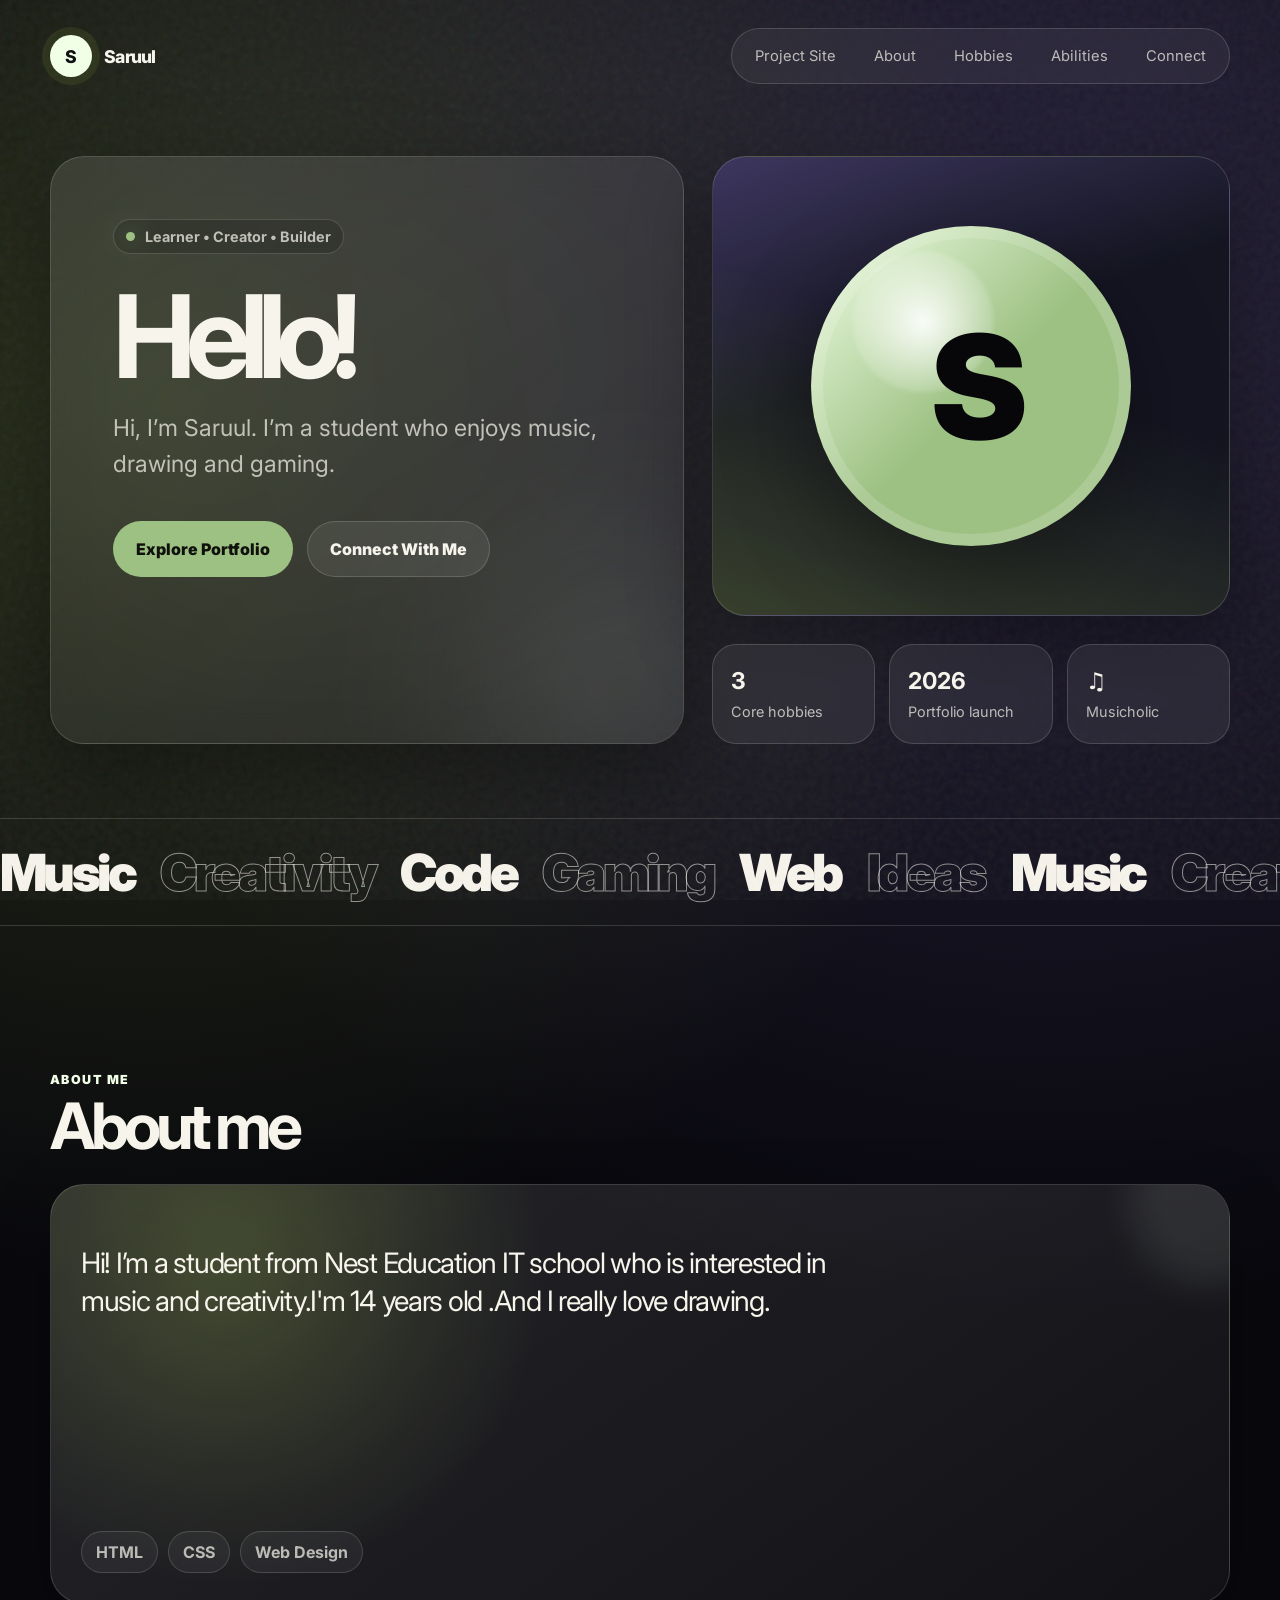
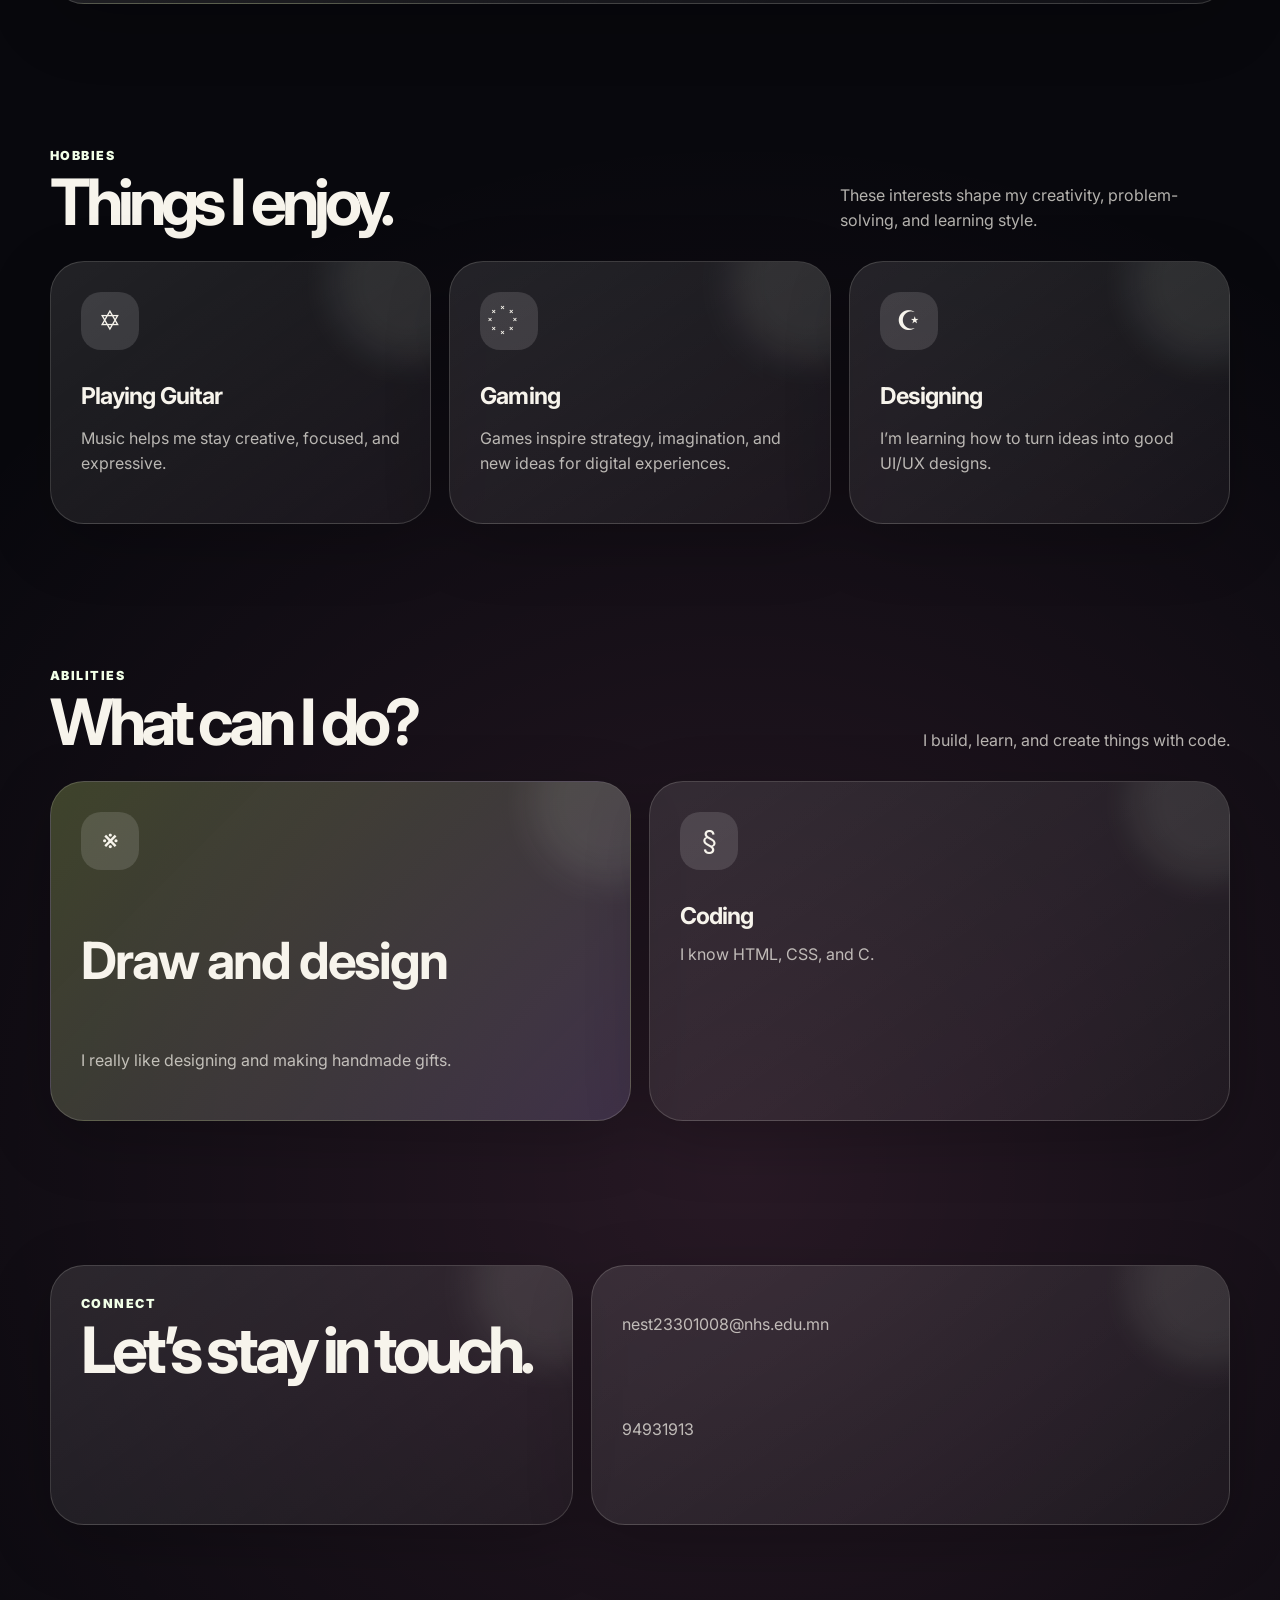
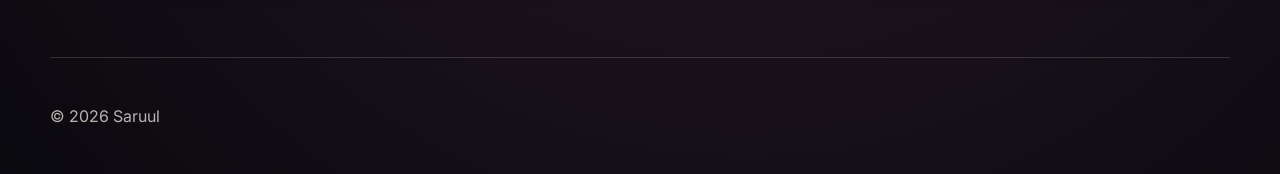
<file: sara.html>
<!DOCTYPE html>
<html lang="en">
<head>
  <meta charset="UTF-8" />
  <meta name="viewport" content="width=device-width, initial-scale=1.0" />
  <title>Narmandakh — Personal Portfolio</title>
  <meta name="description" content="Personal portfolio website for Narmandakh — student, creative learner, future developer." />
  <link rel="preconnect" href="https://fonts.googleapis.com">
  <link rel="preconnect" href="https://fonts.gstatic.com" crossorigin>
  <link href="https://fonts.googleapis.com/css2?family=Inter:wght@400;500;600;700;800;900&display=swap" rel="stylesheet">
  <style>
    :root {
      --bg: #08080d;
      --bg-soft: #10111b;
      --card: rgba(255,255,255,0.08);
      --card-strong: rgba(255,255,255,0.13);
      --text: #f7f4ec;
      --muted: rgba(247,244,236,0.72);
      --line: rgba(247,244,236,0.16);
      --accent: #9DC183;
      --accent-2: #f1ffe7;
      --accent-3: #9DC183;
      --shadow: 0 24px 80px rgba(0,0,0,0.35);
      --radius-xl: 34px;
      --radius-lg: 24px;
      --radius-md: 16px;
    }

    * { box-sizing: border-box; }
    html { scroll-behavior: smooth; }
    body {
      margin: 0;
      font-family: Inter, system-ui, -apple-system, BlinkMacSystemFont, "Segoe UI", sans-serif;
      background:
        radial-gradient(circle at 12% 12%, rgba(215,255,95,0.16), transparent 28%),
        radial-gradient(circle at 82% 8%, rgba(168,140,255,0.18), transparent 32%),
        radial-gradient(circle at 58% 82%, rgba(255,140,198,0.13), transparent 36%),
        var(--bg);
      color: var(--text);
      overflow-x: hidden;
    }

    a { color: inherit; text-decoration: none; }

    .noise {
      position: fixed;
      inset: 0;
      pointer-events: none;
      opacity: 0.06;
      background-image: url("data:image/svg+xml,%3Csvg viewBox='0 0 200 200' xmlns='http://www.w3.org/2000/svg'%3E%3Cfilter id='noiseFilter'%3E%3CfeTurbulence type='fractalNoise' baseFrequency='0.65' numOctaves='3' stitchTiles='stitch'/%3E%3C/filter%3E%3Crect width='100%25' height='100%25' filter='url(%23noiseFilter)'/%3E%3C/svg%3E");
      z-index: 0;
    }

    .page {
      position: relative;
      z-index: 1;
      width: min(1180px, calc(100% - 36px));
      margin: 0 auto;
    }

    .nav {
      display: flex;
      justify-content: space-between;
      align-items: center;
      padding: 28px 0;
    }

    .brand {
      display: inline-flex;
      gap: 12px;
      align-items: center;
      font-weight: 800;
      letter-spacing: -0.04em;
      font-size: 1.1rem;
    }

    .brand-mark {
      width: 42px;
      height: 42px;
      border-radius: 50%;
      display: grid;
      place-items: center;
      background: var(--accent-2);
      color: #111;
      box-shadow: 0 0 0 8px rgba(215,255,95,0.08);
    }

    .nav-links {
      display: flex;
      align-items: center;
      gap: 8px;
      padding: 8px;
      border: 1px solid var(--line);
      border-radius: 999px;
      background: rgba(255,255,255,0.05);
      backdrop-filter: blur(18px);
    }

    .nav-links a {
      padding: 10px 15px;
      color: var(--muted);
      font-size: 0.92rem;
      border-radius: 999px;
      transition: 180ms ease;
    }

    .nav-links a:hover { color: var(--text); background: rgba(255,255,255,0.08); }

    .cta-small {
      display: inline-flex;
      align-items: center;
      gap: 8px;
      padding: 13px 18px;
      border-radius: 999px;
      background: var(--text);
      color: #111;
      font-weight: 800;
      box-shadow: var(--shadow);
      transition: 180ms ease;
    }

    .cta-small:hover { transform: translateY(-2px); }

    .hero {
      display: grid;
      grid-template-columns: 1.1fr 0.9fr;
      gap: 28px;
      align-items: stretch;
      min-height: 660px;
      padding: 44px 0 74px;
    }

    .hero-copy {
      border: 1px solid var(--line);
      border-radius: var(--radius-xl);
      padding: clamp(30px, 5vw, 62px);
      background: linear-gradient(145deg, rgba(255,255,255,0.11), rgba(255,255,255,0.035));
      box-shadow: var(--shadow);
      backdrop-filter: blur(18px);
      display: flex;
      flex-direction: column;
      justify-content: space-between;
      min-height: 100%;
      overflow: hidden;
      position: relative;
    }

    .hero-copy::after {
      content: "";
      position: absolute;
      width: 260px;
      height: 260px;
      background: var(--accent-2);
      filter: blur(90px);
      opacity: 0.12;
      right: -70px;
      bottom: -80px;
    }

    .eyebrow {
      display: inline-flex;
      align-items: center;
      gap: 10px;
      width: fit-content;
      padding: 8px 12px;
      border: 1px solid var(--line);
      border-radius: 999px;
      color: var(--muted);
      font-weight: 700;
      font-size: 0.9rem;
      background: rgba(0,0,0,0.16);
    }

    .dot { width: 9px; height: 9px; border-radius: 50%; background: var(--accent); box-shadow: 0 0 26px var(--accent); }

    h1 {
      font-size: clamp(3.4rem, 9vw, 8.6rem);
      line-height: 0.88;
      letter-spacing: -0.09em;
      margin: 32px 0 24px;
      max-width: 850px;
    }

    .lead {
      font-size: clamp(1.06rem, 2vw, 1.45rem);
      line-height: 1.55;
      color: var(--muted);
      max-width: 680px;
      margin: 0;
    }

    .hero-actions { display: flex; gap: 14px; flex-wrap: wrap; margin-top: 38px; }

    .button {
      display: inline-flex;
      align-items: center;
      justify-content: center;
      gap: 10px;
      min-height: 56px;
      padding: 0 22px;
      border-radius: 999px;
      font-weight: 850;
      border: 1px solid var(--line);
      transition: 180ms ease;
    }

    .button.primary { background: var(--accent); color: #10110c; border-color: transparent; }
    .button.secondary { background: rgba(255,255,255,0.08); color: var(--text); }
    .button:hover { transform: translateY(-2px); }

    .hero-panel {
      display: grid;
      grid-template-rows: 1fr auto;
      gap: 28px;
    }

    .portrait-card {
      min-height: 460px;
      border-radius: var(--radius-xl);
      border: 1px solid var(--line);
      overflow: hidden;
      position: relative;
      background:
        linear-gradient(160deg, rgba(168,140,255,0.28), transparent 42%),
        linear-gradient(20deg, rgba(215,255,95,0.18), transparent 55%),
        #141521;
      box-shadow: var(--shadow);
      display: grid;
      place-items: center;
    }

    .avatar-orb {
      width: min(72%, 320px);
      aspect-ratio: 1;
      border-radius: 50%;
      display: grid;
      place-items: center;
      background:
        radial-gradient(circle at 35% 30%, rgba(255,255,255,0.9), rgba(255,255,255,0.18) 22%, transparent 24%),
        linear-gradient(135deg, var(--accent-2), var(--accent-3) 52%, var(--accent));
      color: #07070a;
      font-size: clamp(5rem, 12vw, 9rem);
      font-weight: 950;
      letter-spacing: -0.12em;
      box-shadow: 0 28px 90px rgba(0,0,0,0.35), inset 0 0 0 12px rgba(255,255,255,0.14);
    }

    .floating-tag {
      position: absolute;
      padding: 12px 16px;
      border-radius: 999px;
      background: rgba(255,255,255,0.10);
      border: 1px solid var(--line);
      color: var(--text);
      backdrop-filter: blur(16px);
      font-weight: 800;
      box-shadow: 0 18px 50px rgba(0,0,0,0.22);
    }

    .tag-1 { left: 28px; top: 30px; }
    .tag-2 { right: 28px; bottom: 34px; }
    .tag-3 { left: 36px; bottom: 98px; }

    .mini-stats {
      display: grid;
      grid-template-columns: repeat(3, 1fr);
      gap: 14px;
    }

    .stat {
      border: 1px solid var(--line);
      border-radius: var(--radius-lg);
      padding: 22px 18px;
      background: rgba(255,255,255,0.07);
      backdrop-filter: blur(14px);
    }

    .stat strong { display: block; font-size: 1.45rem; margin-bottom: 6px; }
    .stat span { color: var(--muted); font-size: 0.9rem; }

    .marquee {
      overflow: hidden;
      border-block: 1px solid var(--line);
      padding: 22px 0;
      margin-bottom: 74px;
      color: var(--text);
      white-space: nowrap;
    }

    .marquee-track {
      display: inline-flex;
      gap: 26px;
      animation: scroll 18s linear infinite;
      font-size: clamp(1.8rem, 4vw, 4rem);
      font-weight: 950;
      letter-spacing: -0.07em;
    }

    .marquee span:nth-child(even) { color: transparent; -webkit-text-stroke: 1px rgba(247,244,236,0.55); }

    @keyframes scroll {
      from { transform: translateX(0); }
      to { transform: translateX(-50%); }
    }

    .section { padding: 72px 0; }

    .section-head {
      display: flex;
      justify-content: space-between;
      gap: 24px;
      align-items: end;
      margin-bottom: 28px;
    }

    .section-kicker { color: var(--accent-2); font-weight: 900; text-transform: uppercase; letter-spacing: 0.12em; font-size: 0.78rem; }
    h2 { margin: 8px 0 0; font-size: clamp(2.4rem, 5vw, 5.2rem); line-height: 0.96; letter-spacing: -0.08em; }
    .section-head p { margin: 0; color: var(--muted); max-width: 390px; line-height: 1.55; }

    .grid-3 { display: grid; grid-template-columns: repeat(3, 1fr); gap: 18px; }
    .grid-2 { display: grid; grid-template-columns: repeat(2, 1fr); gap: 18px; }

    .card {
      border: 1px solid var(--line);
      border-radius: var(--radius-xl);
      padding: 30px;
      background: linear-gradient(145deg, rgba(255,255,255,0.105), rgba(255,255,255,0.04));
      min-height: 260px;
      box-shadow: 0 18px 64px rgba(0,0,0,0.22);
      transition: 200ms ease;
      position: relative;
      overflow: hidden;
    }

    .card:hover { transform: translateY(-6px); border-color: rgba(215,255,95,0.38); }

    .card::before {
      content: "";
      position: absolute;
      width: 160px;
      height: 160px;
      border-radius: 50%;
      right: -60px;
      top: -60px;
      background: var(--accent-2);
      opacity: 0.09;
      filter: blur(18px);
    }

    .card-icon {
      width: 58px;
      height: 58px;
      border-radius: 20px;
      display: grid;
      place-items: center;
      background: var(--card-strong);
      font-size: 1.7rem;
      margin-bottom: 32px;
    }

    .card h3 { font-size: 1.45rem; margin: 0 0 12px; letter-spacing: -0.04em; }
    .card p, .card li { color: var(--muted); line-height: 1.6; }
    .card ul { list-style: none; padding: 0; margin: 0; display: grid; gap: 12px; }

    .about-large {
      min-height: 420px;
      display: flex;
      flex-direction: column;
      justify-content: space-between;
      background:
        radial-gradient(circle at 15% 20%, rgba(215,255,95,0.18), transparent 30%),
        linear-gradient(145deg, rgba(255,255,255,0.12), rgba(255,255,255,0.04));
    }

    .about-large p { font-size: clamp(1.2rem, 2.2vw, 2rem); line-height: 1.35; color: var(--text); letter-spacing: -0.045em; max-width: 800px; }

    .pill-row { display: flex; flex-wrap: wrap; gap: 10px; margin-top: 28px; }
    .pill { border: 1px solid var(--line); border-radius: 999px; padding: 10px 14px; color: var(--muted); background: rgba(255,255,255,0.05); font-weight: 700; }

    .goal-card {
      min-height: 340px;
      display: flex;
      flex-direction: column;
      justify-content: space-between;
      background:
        linear-gradient(135deg, rgba(215,255,95,0.18), rgba(168,140,255,0.12)),
        rgba(255,255,255,0.06);
    }

    .goal-card h3 { font-size: clamp(2rem, 4vw, 4rem); line-height: 0.95; }

    .connect {
      display: grid;
      grid-template-columns: 0.9fr 1.1fr;
      gap: 18px;
      align-items: stretch;
    }

    .social-list {
      display: grid;
      gap: 12px;
    }

    .social-link {
      display: flex;
      justify-content: space-between;
      align-items: center;
      border: 1px solid var(--line);
      border-radius: 22px;
      padding: 18px 20px;
      background: rgba(255,255,255,0.07);
      color: var(--text);
      font-weight: 850;
      transition: 180ms ease;
    }

    .social-link:hover { transform: translateX(6px); background: rgba(215,255,95,0.13); }

    footer {
      padding: 48px 0;
      color: var(--muted);
      display: flex;
      justify-content: space-between;
      gap: 20px;
      border-top: 1px solid var(--line);
      margin-top: 60px;
      flex-wrap: wrap;
    }

    @media (max-width: 980px) {
      .hero, .connect { grid-template-columns: 1fr; }
      .hero { min-height: auto; }
      .grid-3, .grid-2 { grid-template-columns: 1fr; }
      .section-head { align-items: start; flex-direction: column; }
      .nav-links { display: none; }
      .mini-stats { grid-template-columns: 1fr; }
    }

    @media (max-width: 560px) {
      .page { width: min(100% - 22px, 1180px); }
      .hero-copy, .card { padding: 24px; border-radius: 26px; }
      .portrait-card { min-height: 380px; }
      .floating-tag { font-size: 0.82rem; }
      .hero-actions { flex-direction: column; }
      .button { width: 100%; }
    }
  </style>
</head>
<body>
  <div class="noise" aria-hidden="true"></div>
  <main class="page">
    <nav class="nav" aria-label="Primary navigation">
      <a class="brand" href="#top" aria-label="Narmandakh home">
        <span class="brand-mark">S</span>
        <span>Saruul</span>
      </a>
      <div class="nav-links">
        <a href="index.html">Project Site</a>
        <a href="#about">About</a>
        <a href="#hobbies">Hobbies</a>
        <a href="#goals">Abilities</a>
        <a href="#connect">Connect</a>
      </div>
    </nav>

    <section class="hero" id="top">
      <div class="hero-copy">
        <div>
          <div class="eyebrow"><span class="dot"></span> Learner • Creator • Builder</div>
          <h1>Hello!</h1>
          <p class="lead">Hi, I’m Saruul. I’m a student who enjoys music, drawing and gaming.</p>
          <div class="hero-actions">
            <a class="button primary" href="#about">Explore Portfolio</a>
            <a class="button secondary" href="#connect">Connect With Me</a>
          </div>
        </div>
      </div>

      <aside class="hero-panel" aria-label="Profile highlights">
        <div class="portrait-card">
          <div class="avatar-orb" aria-label="Narmandakh initials">S</div>
        </div>
        <div class="mini-stats">
          <div class="stat"><strong>3</strong><span>Core hobbies</span></div>
          <div class="stat"><strong>2026</strong><span>Portfolio launch</span></div>
          <div class="stat"><strong>♫</strong><span>Musicholic</span></div>
        </div>
      </aside>
    </section>
  </main>

  <div class="marquee" aria-hidden="true">
    <div class="marquee-track">
      <span>Music</span><span>Creativity</span><span>Code</span><span>Gaming</span><span>Web</span><span>Ideas</span>
      <span>Music</span><span>Creativity</span><span>Code</span><span>Gaming</span><span>Web</span><span>Ideas</span>
    </div>
  </div>

  <main class="page">
    <section class="section" id="about">
      <div class="section-head">
        <div>
          <div class="section-kicker">About Me</div>
          <h2>About me</h2>
        </div>
      </div>
      <div class="card about-large">
        <p>Hi! I’m a student from Nest Education IT school who is interested in music and creativity.I'm 14 years old .And I really love drawing.</p>
        <div class="pill-row" aria-label="Skills and interests">
          <span class="pill">HTML</span>
          <span class="pill">CSS</span>
          <span class="pill">Web Design</span>
        </div>
      </div>
    </section>

    <section class="section" id="hobbies">
      <div class="section-head">
        <div>
          <div class="section-kicker">Hobbies</div>
          <h2>Things I enjoy.</h2>
        </div>
        <p>These interests shape my creativity, problem-solving, and learning style.</p>
      </div>
      <div class="grid-3">
        <article class="card">
          <div class="card-icon">✡</div>
          <h3>Playing Guitar</h3>
          <p>Music helps me stay creative, focused, and expressive.</p>
        </article>
        <article class="card">
          <div class="card-icon">꙰</div>
          <h3>Gaming</h3>
          <p>Games inspire strategy, imagination, and new ideas for digital experiences.</p>
        </article>
        <article class="card">
          <div class="card-icon">☪</div>
          <h3>Designing</h3>
          <p>I’m learning how to turn ideas into good UI/UX designs.</p>
        </article>
      </div>
    </section>

    <section class="section" id="goals">
      <div class="section-head">
        <div>
          <div class="section-kicker">Abilities

          </div>
          <h2>What can I do?</h2>
        </div>
        <p>I build, learn, and create things with code.</p>
      </div>
      <div class="grid-2">
        <article class="card goal-card">
          <div class="card-icon">※</div>
          <h3>Draw and design</h3>
          <p>I really like designing and making handmade gifts.</p>
        </article>
        <article class="card">
          <div class="card-icon">§</div>
          <h3>Coding</h3>
          <ul>
            <li>I know HTML, CSS, and C.</li>
          </ul>
        </article>
      </div>
    </section>

    <section class="section connect" id="connect">
      <div class="card">
        <div class="section-kicker">Connect</div>
        <h2>Let’s stay in touch.</h2>
      </div>
      <div class="card social-list" aria-label="Social links">
        <p>nest23301008@nhs.edu.mn</p>
        <p>94931913</p>
      </div>
    </section>

    <footer>
      <span>© 2026 Saruul</span>
    </footer>
  </main>
</body>
</html>
</file>
